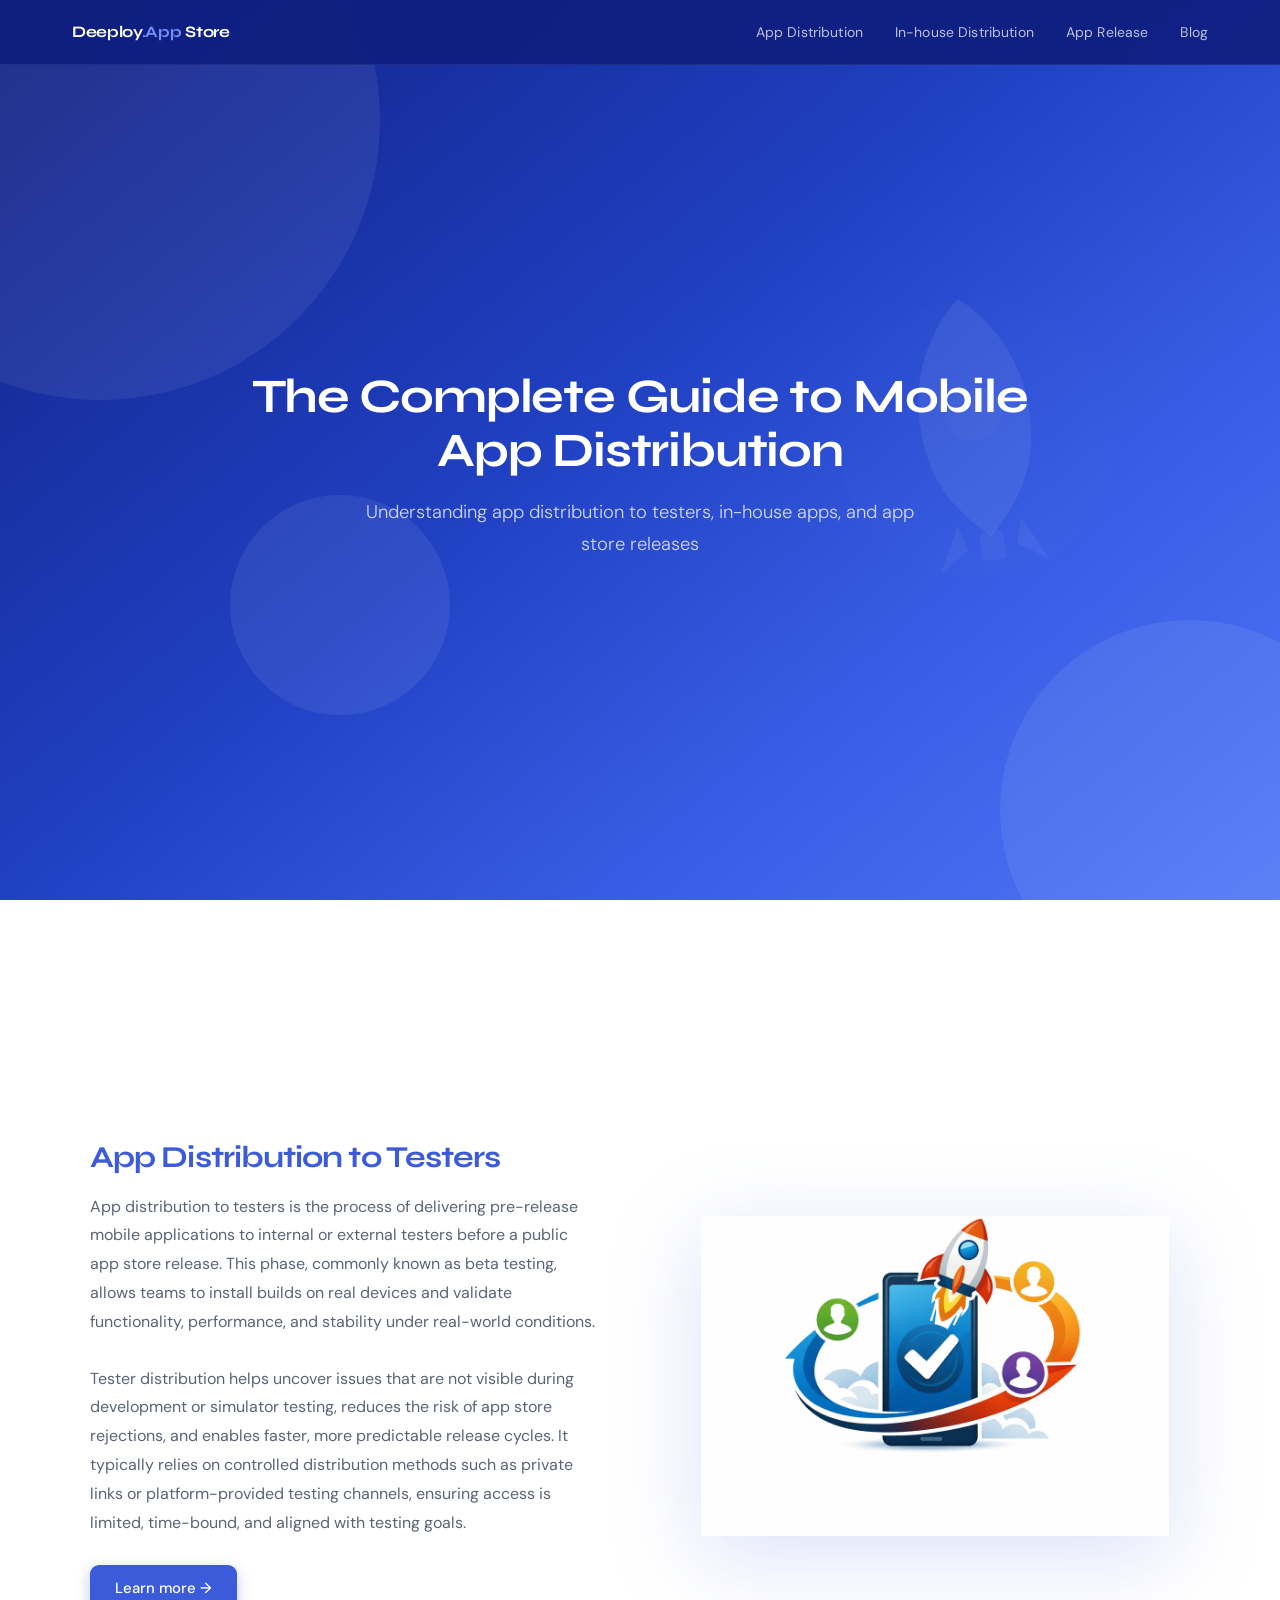
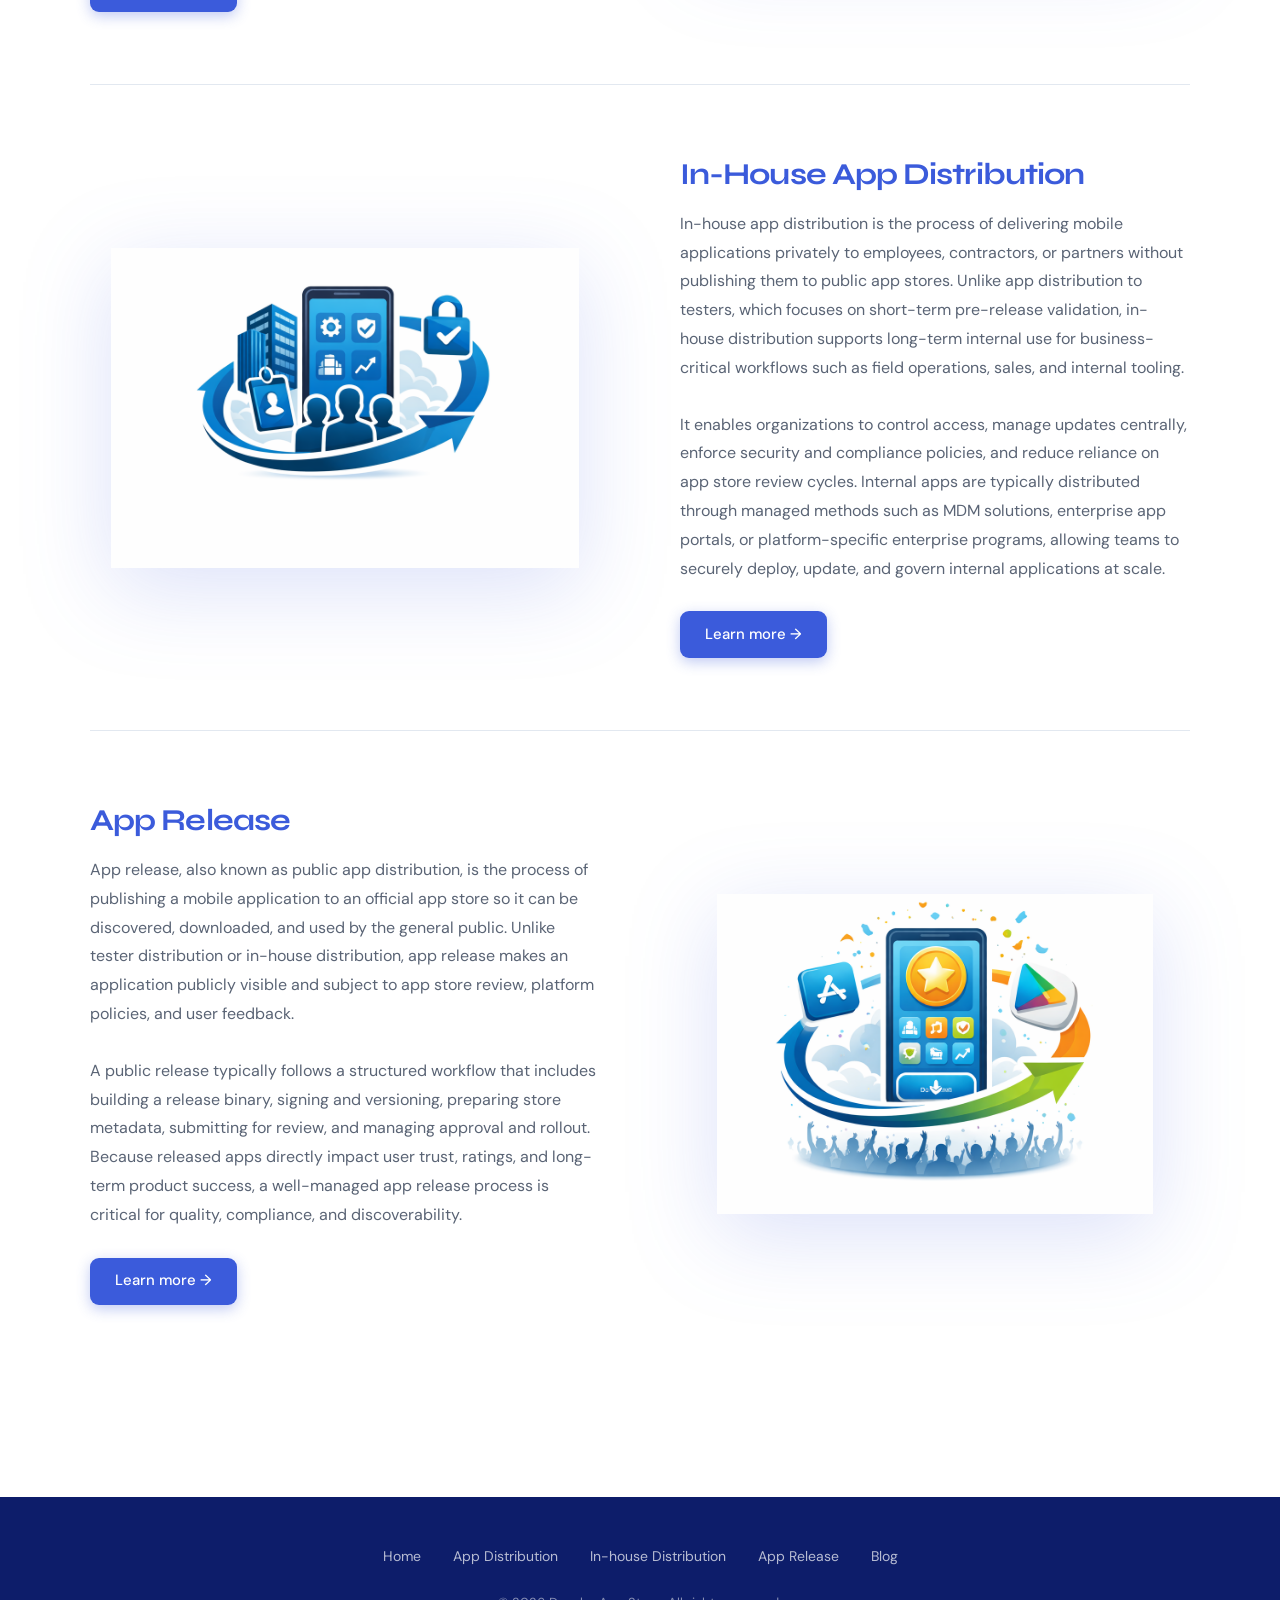
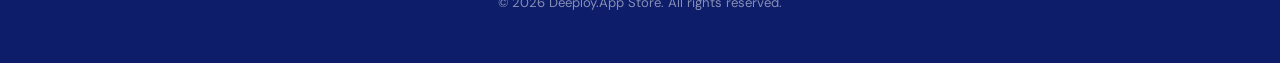
<file: index.html>
<!DOCTYPE html>
<html lang="en">
<head>
  <meta charset="UTF-8">
  <meta name="viewport" content="width=device-width, initial-scale=1.0">
  <title>The Complete Guide to Mobile App Distribution — Deeploy.App</title>
  <meta name="description" content="App distribution defines how mobile apps are delivered to testers, internal users, or the public through controlled channels and app stores.">
  <meta name="robots" content="index, follow">
  <link rel="canonical" href="https://deeploy.app/">
  <meta property="og:title" content="The Complete Guide to Mobile App Distribution — Deeploy.App">
  <meta property="og:description" content="App distribution defines how mobile apps are delivered to testers, internal users, or the public through controlled channels and app stores.">
  <meta property="og:type" content="website">
  <meta property="og:url" content="https://deeploy.app/">
  <link rel="icon" href="/assets/images/deeploy-favicon.png" type="image/png">
  <link rel="stylesheet" href="assets/style.css">
</head>
<body>

<nav class="nav">
  <div class="nav-inner">
    <a href="/" class="nav-logo">Deeploy<span>.App</span> Store</a>
    <ul class="nav-links" id="nav-links">
      <li><a href="/app-distribution-to-testers/">App Distribution</a></li>
      <li><a href="/in-house-app-distribution/">In-house Distribution</a></li>
      <li><a href="/app-release/">App Release</a></li>
      <li><a href="/blog/">Blog</a></li>
    </ul>
    <button class="nav-burger" id="nav-burger" aria-label="Toggle menu">
      <svg width="22" height="22" viewBox="0 0 22 22" fill="none">
        <rect y="4"  width="22" height="2" rx="1" fill="white"/>
        <rect y="10" width="22" height="2" rx="1" fill="white"/>
        <rect y="16" width="22" height="2" rx="1" fill="white"/>
      </svg>
    </button>
  </div>
</nav>

<section class="hero">
  <div class="hero-bg">
    <div class="hero-circle"></div>
    <div class="hero-circle"></div>
    <div class="hero-circle"></div>
  </div>

  <div class="hero-rocket-wrap">
    <svg width="400" height="400" viewBox="0 0 400 400" fill="none" xmlns="http://www.w3.org/2000/svg">
      <ellipse cx="200" cy="200" rx="140" ry="140" fill="white" opacity="0.06"/>
      <path d="M200 60 C200 60, 255 100, 255 180 C255 240, 230 270, 200 300 C170 270, 145 240, 145 180 C145 100, 200 60, 200 60Z" fill="white" opacity="0.55"/>
      <circle cx="200" cy="175" r="28" fill="white" opacity="0.3"/>
      <path d="M168 285 L145 330 L175 310 Z" fill="white" opacity="0.4"/>
      <path d="M232 285 L255 330 L225 310 Z" fill="white" opacity="0.4"/>
      <rect x="188" y="295" width="24" height="28" rx="4" fill="white" opacity="0.35"/>
    </svg>
  </div>

  <div class="hero-content">
    <h1>The Complete Guide to Mobile App Distribution</h1>
    <p>Understanding app distribution to testers, in-house apps, and app store releases</p>
  </div>
</section>

<section class="section">
  <div class="container">
    <div class="features-wrap">

      <div class="feature-block">
        <div class="feature-text">
          <h2><strong>App Distribution to Testers</strong></h2>
          <p>App distribution to testers is the process of delivering pre-release mobile applications to internal or external testers before a public app store release. This phase, commonly known as beta testing, allows teams to install builds on real devices and validate functionality, performance, and stability under real-world conditions.</p>
          <p>Tester distribution helps uncover issues that are not visible during development or simulator testing, reduces the risk of app store rejections, and enables faster, more predictable release cycles. It typically relies on controlled distribution methods such as private links or platform-provided testing channels, ensuring access is limited, time-bound, and aligned with testing goals.</p>
          <a href="/app-distribution-to-testers/" class="btn">Learn more →</a>
        </div>
        <div class="feature-visual">
          <img src="assets/images/app-distribution-logo.png" alt="App Distribution to Testers" loading="lazy">
        </div>
      </div>

      <div class="feature-block flip">
        <div class="feature-text">
          <h2><strong>In-House App Distribution</strong></h2>
          <p>In-house app distribution is the process of delivering mobile applications privately to employees, contractors, or partners without publishing them to public app stores. Unlike app distribution to testers, which focuses on short-term pre-release validation, in-house distribution supports long-term internal use for business-critical workflows such as field operations, sales, and internal tooling.</p>
          <p>It enables organizations to control access, manage updates centrally, enforce security and compliance policies, and reduce reliance on app store review cycles. Internal apps are typically distributed through managed methods such as MDM solutions, enterprise app portals, or platform-specific enterprise programs, allowing teams to securely deploy, update, and govern internal applications at scale.</p>
          <a href="/in-house-app-distribution/" class="btn">Learn more →</a>
        </div>
        <div class="feature-visual">
          <img src="assets/images/in-house-distribution-logo.png" alt="In-House App Distribution" loading="lazy">
        </div>
      </div>

      <div class="feature-block">
        <div class="feature-text">
          <h2><strong>App Release</strong></h2>
          <p>App release, also known as public app distribution, is the process of publishing a mobile application to an official app store so it can be discovered, downloaded, and used by the general public. Unlike tester distribution or in-house distribution, app release makes an application publicly visible and subject to app store review, platform policies, and user feedback.</p>
          <p>A public release typically follows a structured workflow that includes building a release binary, signing and versioning, preparing store metadata, submitting for review, and managing approval and rollout. Because released apps directly impact user trust, ratings, and long-term product success, a well-managed app release process is critical for quality, compliance, and discoverability.</p>
          <a href="/app-release/" class="btn">Learn more →</a>
        </div>
        <div class="feature-visual">
          <img src="assets/images/app-release-logo.png" alt="App Release" loading="lazy">
        </div>
      </div>

    </div>
  </div>
</section>

<footer class="footer">
  <ul class="footer-nav">
    <li><a href="/">Home</a></li>
    <li><a href="/app-distribution-to-testers/">App Distribution</a></li>
    <li><a href="/in-house-app-distribution/">In-house Distribution</a></li>
    <li><a href="/app-release/">App Release</a></li>
    <li><a href="/blog/">Blog</a></li>
  </ul>
  <p class="footer-copy">&copy; <span id="yr"></span> Deeploy.App Store. All rights reserved.</p>
</footer>

<script>
  document.getElementById('yr').textContent = new Date().getFullYear();
  const burger = document.getElementById('nav-burger');
  const links  = document.getElementById('nav-links');
  burger.addEventListener('click', () => links.classList.toggle('open'));
</script>
</body>
</html>
</file>
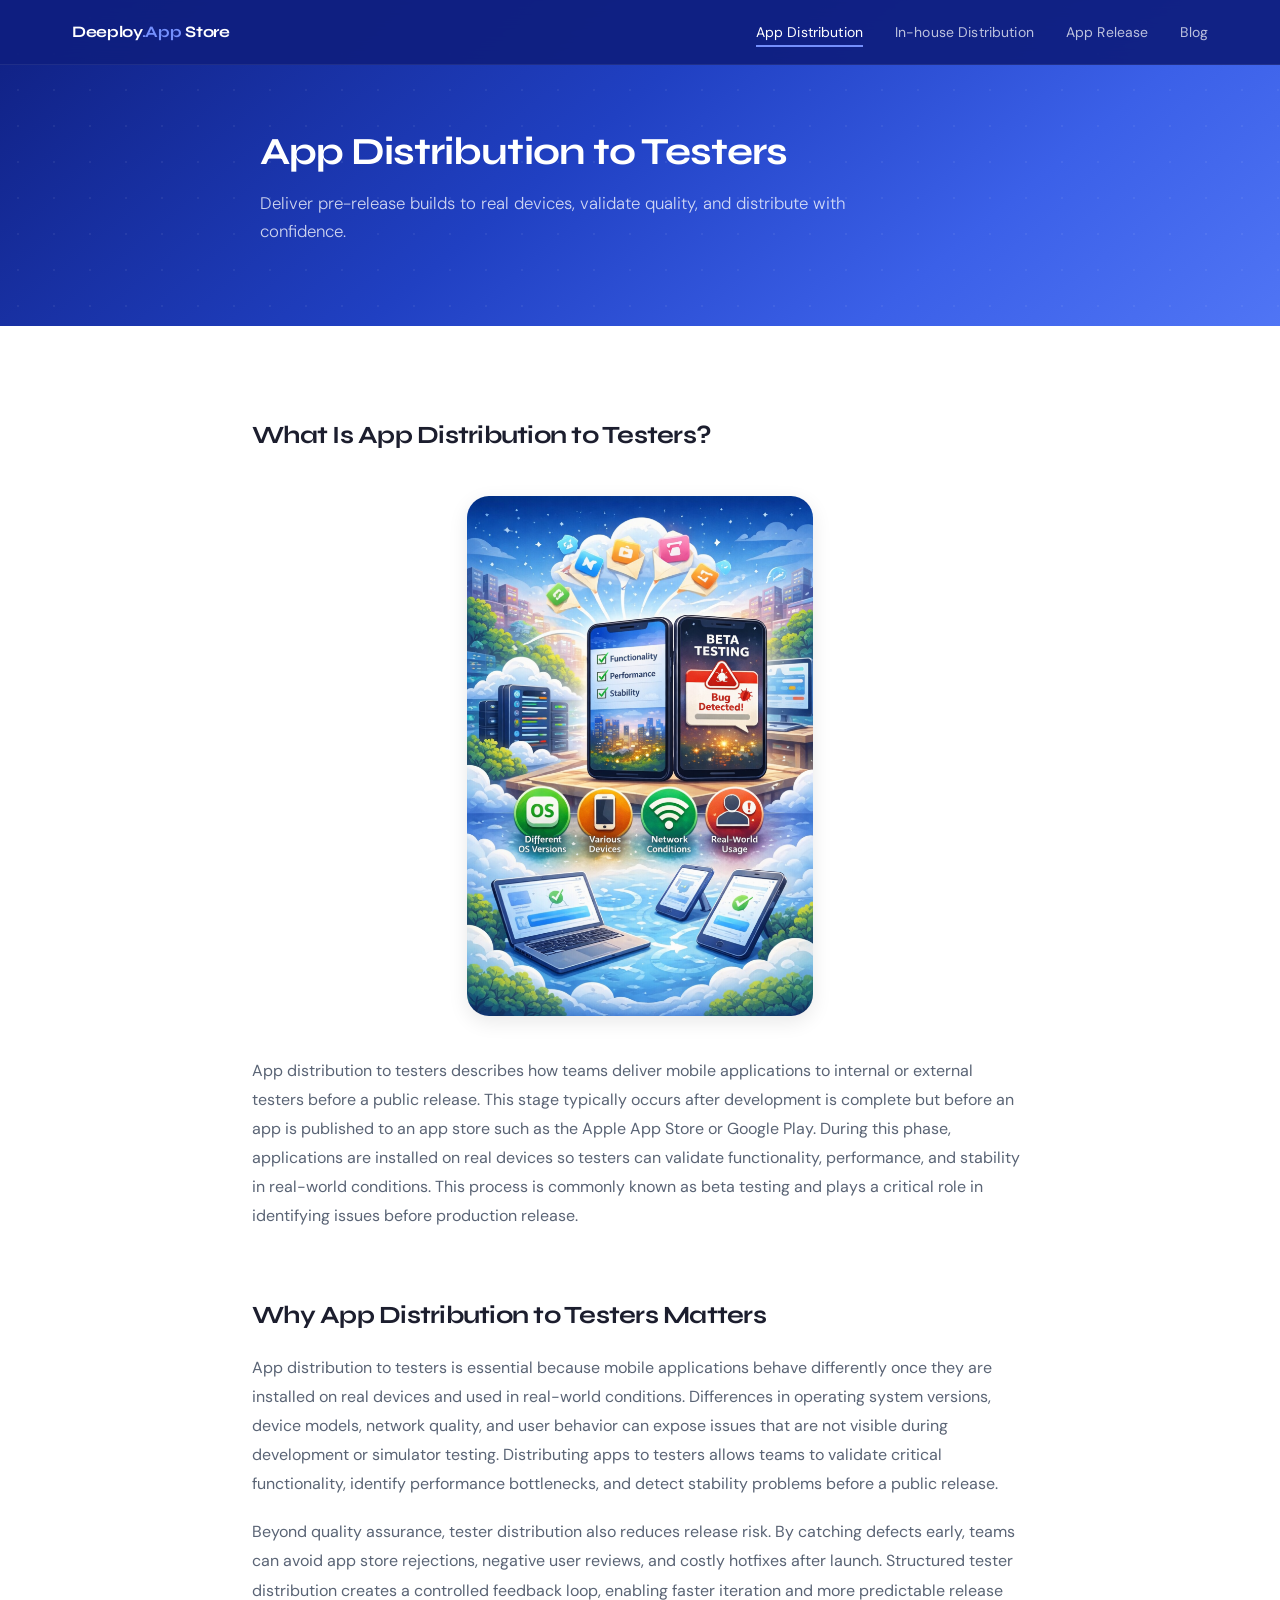
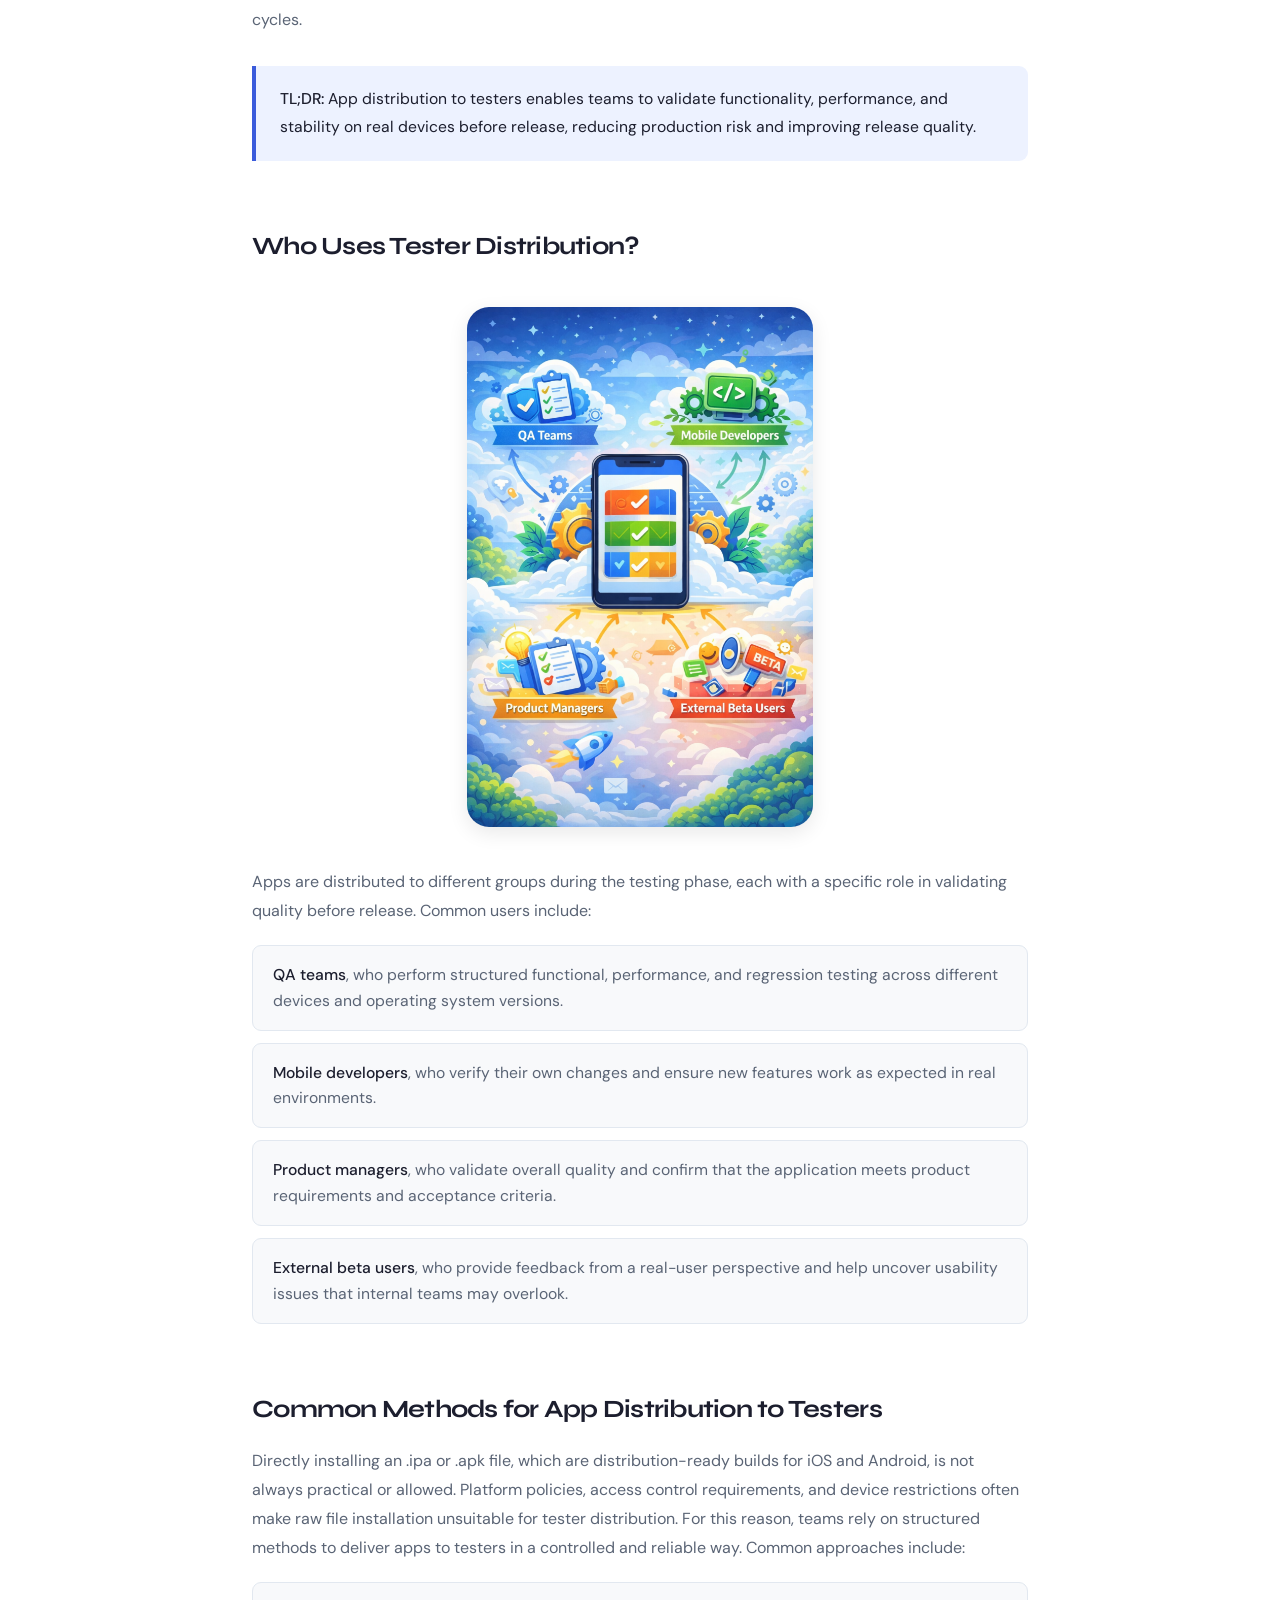
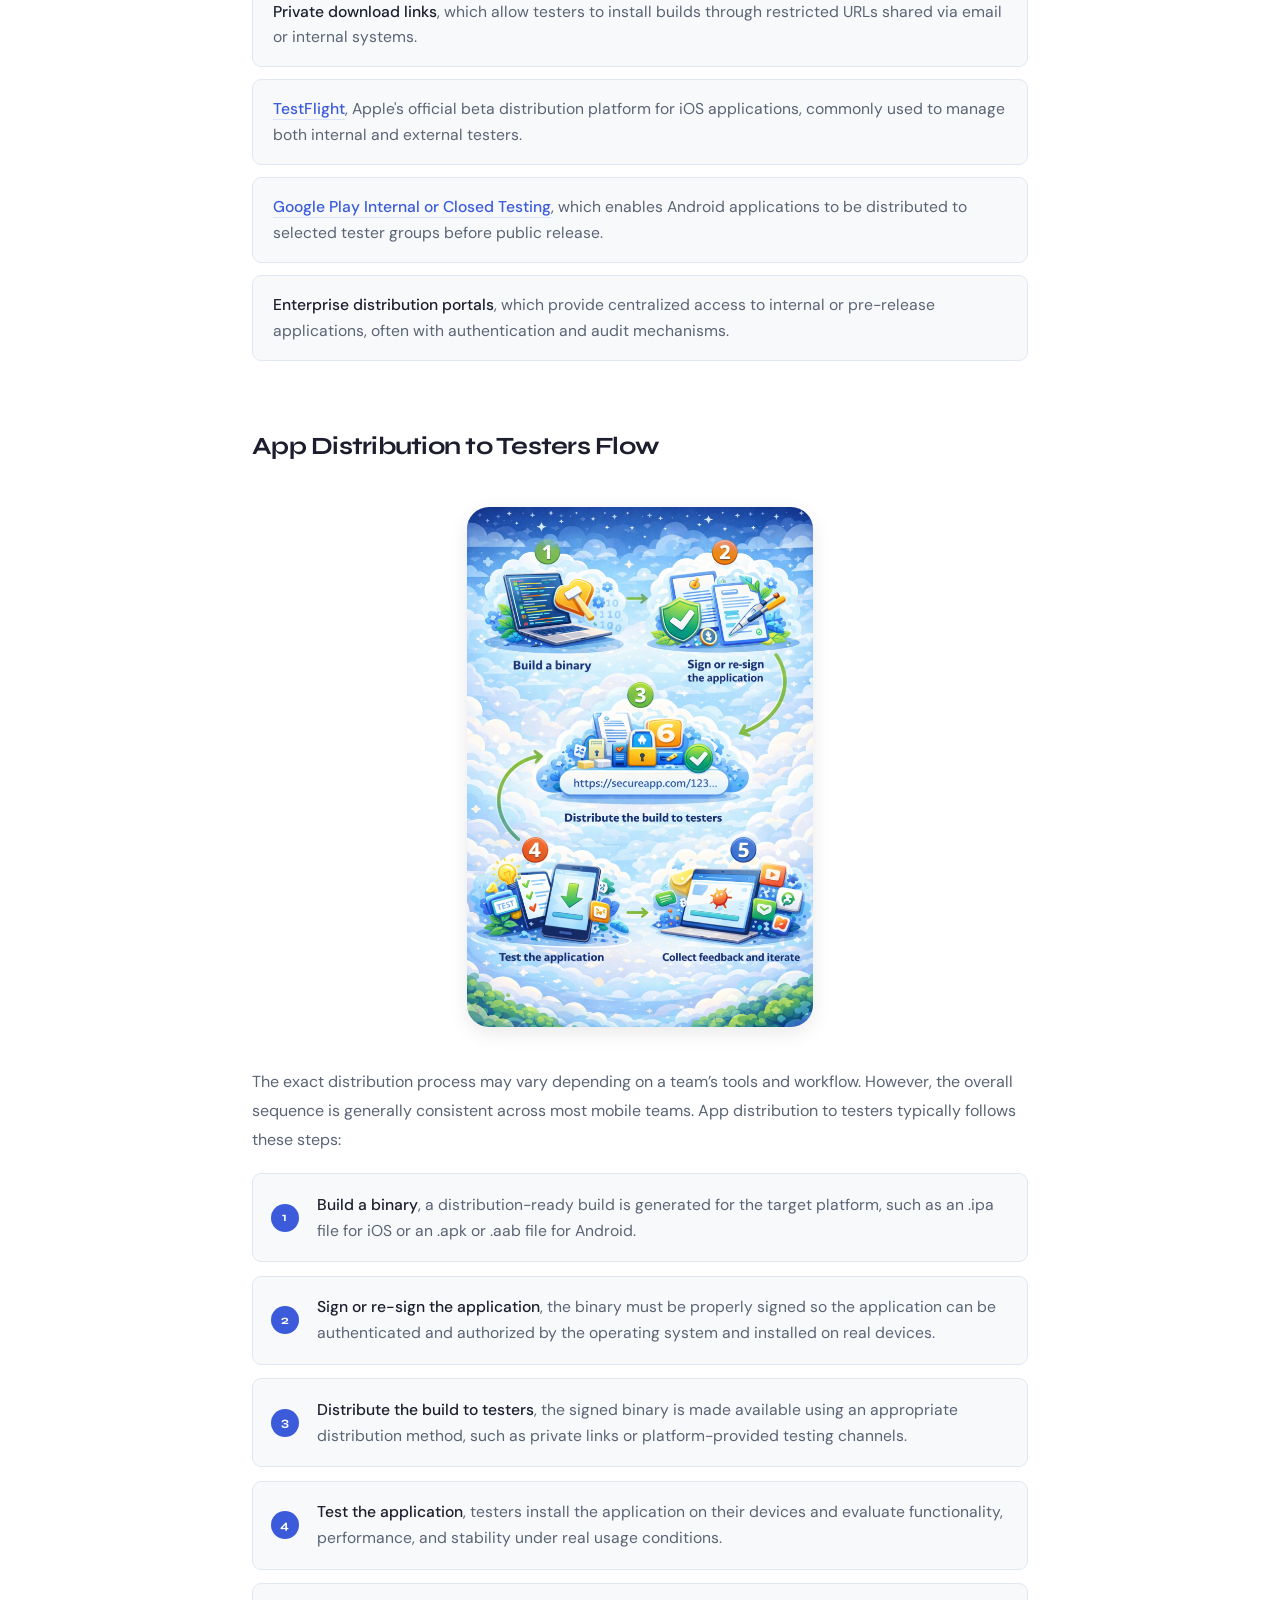
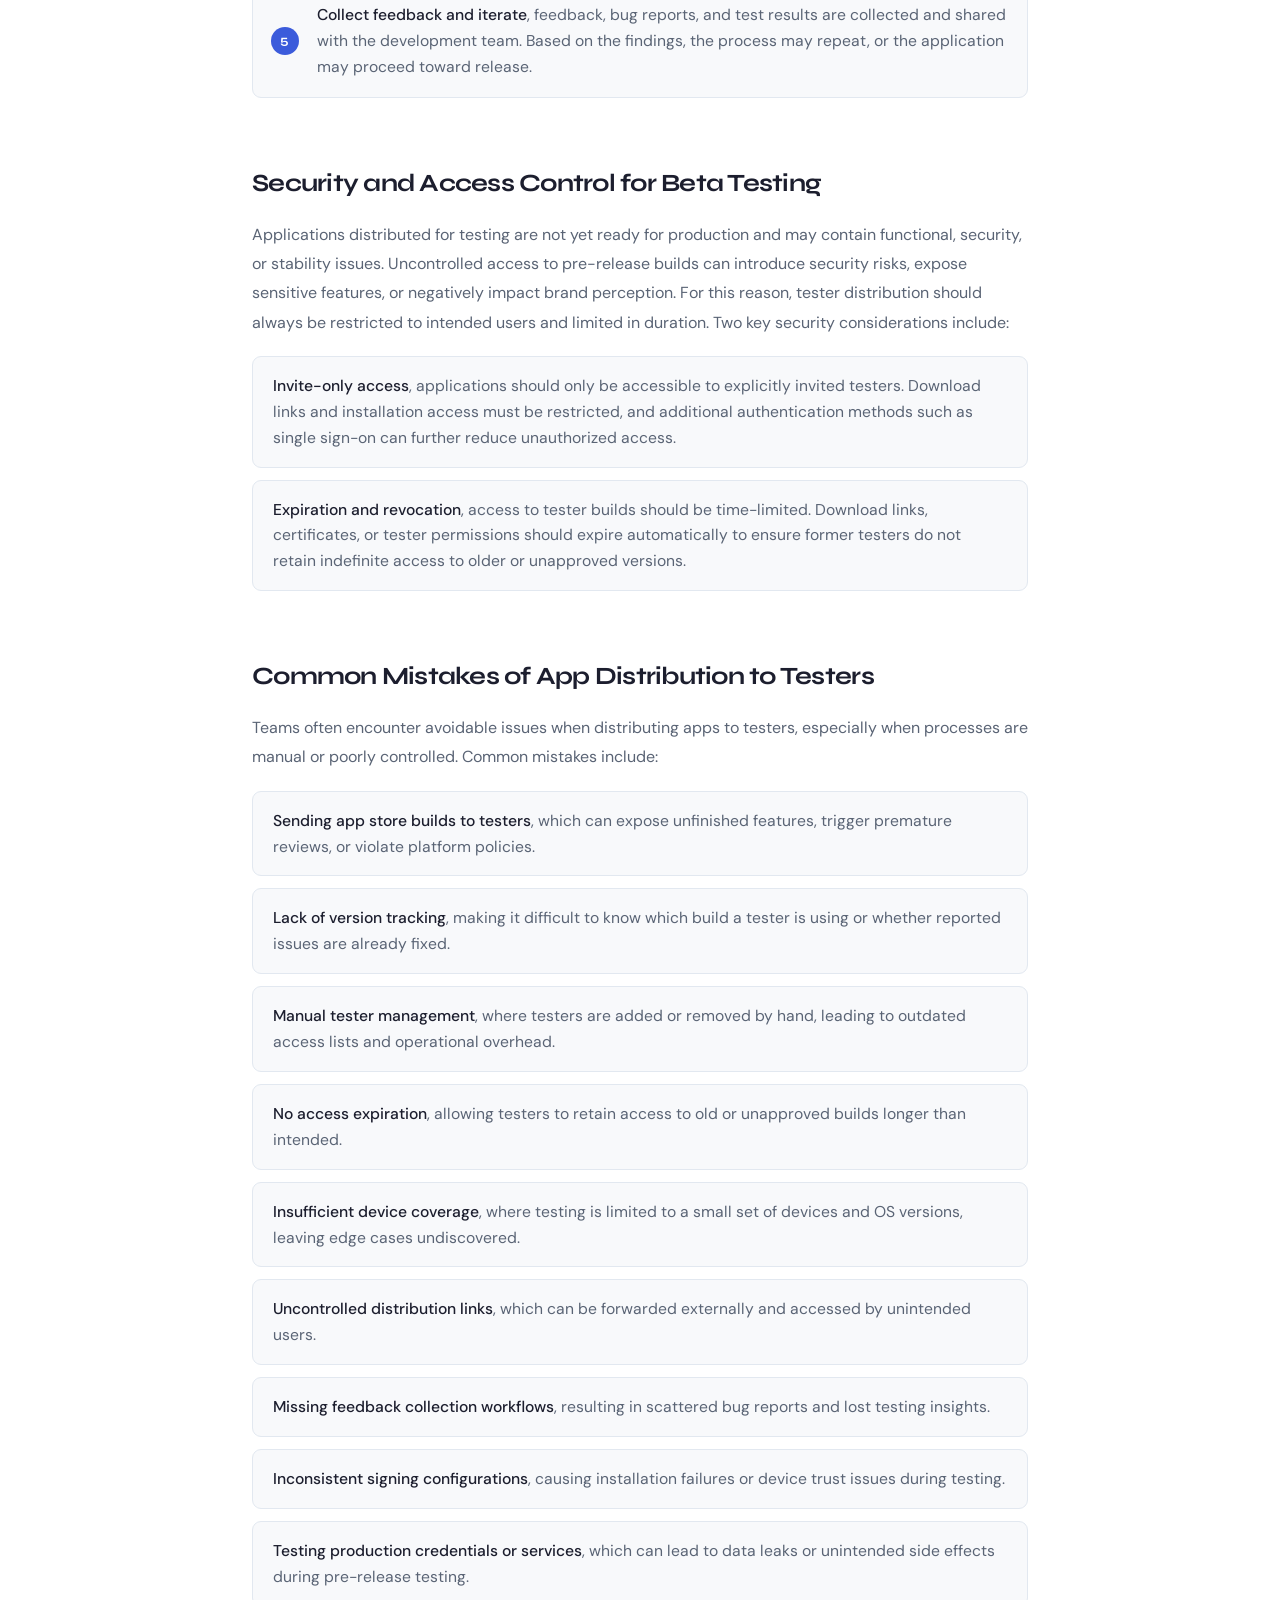
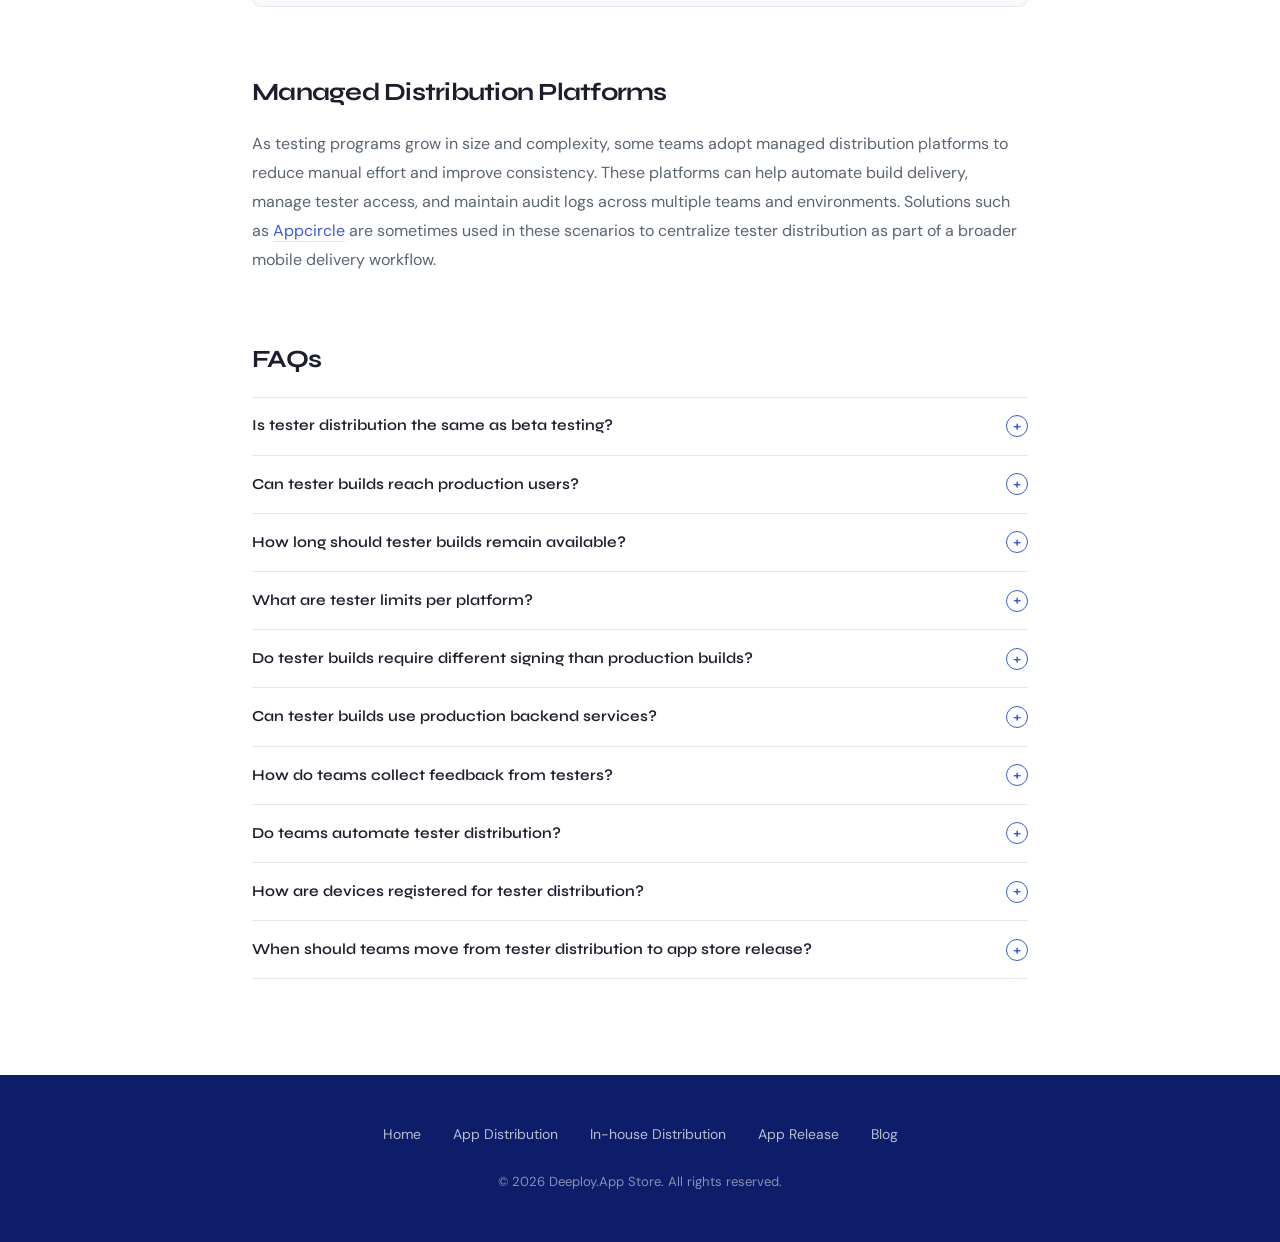
<file: app-distribution-to-testers/index.html>
<!DOCTYPE html>
<html lang="en">
<head>
  <meta charset="UTF-8">
  <meta name="viewport" content="width=device-width, initial-scale=1.0">
  <title>App Distribution to Testers — Deeploy.App Store</title>
  <meta name="description" content="App distribution to testers enables teams to deliver beta builds to real devices, validate quality, reduce release risk, and avoid app store issues.">
  <meta name="robots" content="index, follow">
  <link rel="canonical" href="https://deeploy.app/app-distribution-to-testers/">
  <meta property="og:title" content="App Distribution to Testers — Deeploy.App Store">
  <meta property="og:description" content="App distribution to testers enables teams to deliver beta builds to real devices, validate quality, reduce release risk, and avoid app store issues.">
  <meta property="og:type" content="article">
  <meta property="og:url" content="https://deeploy.app/app-distribution-to-testers/">
  <link rel="icon" href="/assets/images/deeploy-favicon.png" type="image/png">
  <link rel="stylesheet" href="../assets/style.css">
</head>
<body>

<nav class="nav">
  <div class="nav-inner">
    <a href="/" class="nav-logo">Deeploy<span>.App</span> Store</a>
    <ul class="nav-links" id="nav-links">
      <li><a href="/app-distribution-to-testers/" class="active">App Distribution</a></li>
      <li><a href="/in-house-app-distribution/">In-house Distribution</a></li>
      <li><a href="/app-release/">App Release</a></li>
      <li><a href="/blog/">Blog</a></li>
    </ul>
    <button class="nav-burger" id="nav-burger" aria-label="Toggle menu">
      <svg width="22" height="22" viewBox="0 0 22 22" fill="none">
        <rect y="4"  width="22" height="2" rx="1" fill="white"/>
        <rect y="10" width="22" height="2" rx="1" fill="white"/>
        <rect y="16" width="22" height="2" rx="1" fill="white"/>
      </svg>
    </button>
  </div>
</nav>

<header class="page-hero">
  <div class="page-hero-dots"></div>
  <div class="page-hero-content">
    <h1>App Distribution to Testers</h1>
    <p>Deliver pre-release builds to real devices, validate quality, and distribute with confidence.</p>
  </div>
</header>

<main>
  <article class="article">

    <h2>What Is App Distribution to Testers?</h2>
    <img src="../assets/images/tester-distribution-hero.png" alt="App Distribution to Testers illustration" loading="lazy">
    <p>App distribution to testers describes how teams deliver mobile applications to internal or external testers before a public release. This stage typically occurs after development is complete but before an app is published to an app store such as the Apple App Store or Google Play. During this phase, applications are installed on real devices so testers can validate functionality, performance, and stability in real-world conditions. This process is commonly known as beta testing and plays a critical role in identifying issues before production release.</p>

    <h2>Why App Distribution to Testers Matters</h2>
    <p>App distribution to testers is essential because mobile applications behave differently once they are installed on real devices and used in real-world conditions. Differences in operating system versions, device models, network quality, and user behavior can expose issues that are not visible during development or simulator testing. Distributing apps to testers allows teams to validate critical functionality, identify performance bottlenecks, and detect stability problems before a public release.</p>
    <p>Beyond quality assurance, tester distribution also reduces release risk. By catching defects early, teams can avoid app store rejections, negative user reviews, and costly hotfixes after launch. Structured tester distribution creates a controlled feedback loop, enabling faster iteration and more predictable release cycles.</p>

    <div class="tldr">
      <p><strong>TL;DR:</strong> App distribution to testers enables teams to validate functionality, performance, and stability on real devices before release, reducing production risk and improving release quality.</p>
    </div>

    <h2>Who Uses Tester Distribution?</h2>
    <img src="../assets/images/tester-distribution-audience.png" alt="Who uses tester distribution" loading="lazy">
    <p>Apps are distributed to different groups during the testing phase, each with a specific role in validating quality before release. Common users include:</p>
    <ul class="card-list">
      <li><strong>QA teams</strong>, who perform structured functional, performance, and regression testing across different devices and operating system versions.</li>
      <li><strong>Mobile developers</strong>, who verify their own changes and ensure new features work as expected in real environments.</li>
      <li><strong>Product managers</strong>, who validate overall quality and confirm that the application meets product requirements and acceptance criteria.</li>
      <li><strong>External beta users</strong>, who provide feedback from a real-user perspective and help uncover usability issues that internal teams may overlook.</li>
    </ul>

    <h2>Common Methods for App Distribution to Testers</h2>
    <p>Directly installing an .ipa or .apk file, which are distribution-ready builds for iOS and Android, is not always practical or allowed. Platform policies, access control requirements, and device restrictions often make raw file installation unsuitable for tester distribution. For this reason, teams rely on structured methods to deliver apps to testers in a controlled and reliable way. Common approaches include:</p>
    <ul class="card-list">
      <li><strong>Private download links</strong>, which allow testers to install builds through restricted URLs shared via email or internal systems.</li>
      <li><strong><a href="https://developer.apple.com/testflight/" target="_blank" rel="noopener">TestFlight</a></strong>, Apple's official beta distribution platform for iOS applications, commonly used to manage both internal and external testers.</li>
      <li><strong><a href="https://play.google.com/console/about/internal-testing/" target="_blank" rel="noopener">Google Play Internal or Closed Testing</a></strong>, which enables Android applications to be distributed to selected tester groups before public release.</li>
      <li><strong>Enterprise distribution portals</strong>, which provide centralized access to internal or pre-release applications, often with authentication and audit mechanisms.</li>
    </ul>

    <h2>App Distribution to Testers Flow</h2>
    <img src="../assets/images/tester-distribution-flow.png" alt="App distribution flow diagram" loading="lazy">
    <p>The exact distribution process may vary depending on a team’s tools and workflow. However, the overall sequence is generally consistent across most mobile teams. App distribution to testers typically follows these steps:</p>
    <ol class="steps">
      <li><strong>Build a binary</strong>, a distribution-ready build is generated for the target platform, such as an .ipa file for iOS or an .apk or .aab file for Android.</li>
      <li><strong>Sign or re-sign the application</strong>, the binary must be properly signed so the application can be authenticated and authorized by the operating system and installed on real devices.</li>
      <li><strong>Distribute the build to testers</strong>, the signed binary is made available using an appropriate distribution method, such as private links or platform-provided testing channels.</li>
      <li><strong>Test the application</strong>, testers install the application on their devices and evaluate functionality, performance, and stability under real usage conditions.</li>
      <li><strong>Collect feedback and iterate</strong>, feedback, bug reports, and test results are collected and shared with the development team. Based on the findings, the process may repeat, or the application may proceed toward release.</li>
    </ol>

    <h2>Security and Access Control for Beta Testing</h2>
    <p>Applications distributed for testing are not yet ready for production and may contain functional, security, or stability issues. Uncontrolled access to pre-release builds can introduce security risks, expose sensitive features, or negatively impact brand perception. For this reason, tester distribution should always be restricted to intended users and limited in duration. Two key security considerations include:</p>
    <ul class="card-list">
      <li><strong>Invite-only access</strong>, applications should only be accessible to explicitly invited testers. Download links and installation access must be restricted, and additional authentication methods such as single sign-on can further reduce unauthorized access.</li>
      <li><strong>Expiration and revocation</strong>, access to tester builds should be time-limited. Download links, certificates, or tester permissions should expire automatically to ensure former testers do not retain indefinite access to older or unapproved versions.</li>
    </ul>

    <h2>Common Mistakes of App Distribution to Testers</h2>
    <p>Teams often encounter avoidable issues when distributing apps to testers, especially when processes are manual or poorly controlled. Common mistakes include:</p>
    <ul class="card-list">
      <li><strong>Sending app store builds to testers</strong>, which can expose unfinished features, trigger premature reviews, or violate platform policies.</li>
      <li><strong>Lack of version tracking</strong>, making it difficult to know which build a tester is using or whether reported issues are already fixed.</li>
      <li><strong>Manual tester management</strong>, where testers are added or removed by hand, leading to outdated access lists and operational overhead.</li>
      <li><strong>No access expiration</strong>, allowing testers to retain access to old or unapproved builds longer than intended.</li>
      <li><strong>Insufficient device coverage</strong>, where testing is limited to a small set of devices and OS versions, leaving edge cases undiscovered.</li>
      <li><strong>Uncontrolled distribution links</strong>, which can be forwarded externally and accessed by unintended users.</li>
      <li><strong>Missing feedback collection workflows</strong>, resulting in scattered bug reports and lost testing insights.</li>
      <li><strong>Inconsistent signing configurations</strong>, causing installation failures or device trust issues during testing.</li>
      <li><strong>Testing production credentials or services</strong>, which can lead to data leaks or unintended side effects during pre-release testing.</li>
    </ul>

    <h2>Managed Distribution Platforms</h2>
    <p>As testing programs grow in size and complexity, some teams adopt managed distribution platforms to reduce manual effort and improve consistency. These platforms can help automate build delivery, manage tester access, and maintain audit logs across multiple teams and environments. Solutions such as <a href="https://appcircle.io/testing-distribution" target="_blank" rel="noopener">Appcircle</a> are sometimes used in these scenarios to centralize tester distribution as part of a broader mobile delivery workflow.</p>

    <h2>FAQs</h2>
    <div class="faq" id="faq">

      <div class="faq-item">
        <button class="faq-q">Is tester distribution the same as beta testing?<span class="faq-icon">+</span></button>
        <div class="faq-a">Tester distribution refers to the controlled delivery of pre-release builds to selected users using restricted access methods such as TestFlight or Firebase App Distribution. Beta testing is the broader testing phase in which feedback is collected from real users before production release. Tester distribution is the mechanism, while beta testing is the process it enables.</div>
      </div>

      <div class="faq-item">
        <button class="faq-q">Can tester builds reach production users?<span class="faq-icon">+</span></button>
        <div class="faq-a">No. Tester builds are distributed using restricted provisioning and testing channels that prevent public exposure. iOS tester builds rely on ad-hoc provisioning or TestFlight, while Android tester builds use internal or closed testing tracks. These builds are not visible in the App Store or Google Play and cannot reach production users unless explicitly submitted and approved for public release.</div>
      </div>

      <div class="faq-item">
        <button class="faq-q">How long should tester builds remain available?<span class="faq-icon">+</span></button>
        <div class="faq-a">Tester builds should remain available only for a limited period to reduce security and access risks. Most teams set expiration between 30 and 90 days. For example, TestFlight enforces a maximum availability of 90 days per build. Shorter expiration periods are often used in fast iteration cycles, and access is typically revoked automatically once testing is complete.</div>
      </div>

      <div class="faq-item">
        <button class="faq-q">What are tester limits per platform?<span class="faq-icon">+</span></button>
        <div class="faq-a">Tester limits depend on the platform and distribution method:<br><br>• TestFlight supports up to 100 internal testers and up to 10,000 external testers.<br><br>• Google Play requires a minimum of 12 opted-in testers running the app for at least 14 days in a closed testing track before production release is allowed.<br><br>When these platform-imposed limits are insufficient, some teams use managed distribution solutions to organize larger or more flexible tester groups outside store-based testing programs. Platforms such as Appcircle are sometimes used in these cases to support broader <a href="https://docs.appcircle.io/testing-distribution/testing-groups" target="_blank" rel="noopener">tester access</a> and centralized distribution management.</div>
      </div>

      <div class="faq-item">
        <button class="faq-q">Do tester builds require different signing than production builds?<span class="faq-icon">+</span></button>
        <div class="faq-a">Yes. Tester builds are usually signed with development, ad-hoc, or internal distribution credentials, depending on the platform and method. Production builds require separate signing and submission through official app store channels. Using the wrong signing configuration can lead to installation failures or app store rejections.</div>
      </div>

      <div class="faq-item">
        <button class="faq-q">Can tester builds use production backend services?<span class="faq-icon">+</span></button>
        <div class="faq-a">They can, but it is generally discouraged. Tester builds should ideally use staging or test environments to avoid corrupting production data or exposing sensitive information. Using production services during testing increases the risk of data leaks and unintended side effects.</div>
      </div>

      <div class="faq-item">
        <button class="faq-q">How do teams collect feedback from testers?<span class="faq-icon">+</span></button>
        <div class="faq-a">Feedback is commonly collected through in-app reporting tools, issue trackers, surveys, or platform-provided feedback mechanisms such as TestFlight feedback. A structured feedback workflow helps teams prioritize issues and link reports to specific build versions.</div>
      </div>

      <div class="faq-item">
        <button class="faq-q">Do teams automate tester distribution?<span class="faq-icon">+</span></button>
        <div class="faq-a">Yes. Many teams automate tester distribution as part of their CI or mobile delivery workflows to reduce manual effort and ensure consistency. Managed platforms such as Appcircle are sometimes used to coordinate build creation, signing, and tester access at scale.</div>
      </div>

      <div class="faq-item">
        <button class="faq-q">How are devices registered for tester distribution?<span class="faq-icon">+</span></button>
        <div class="faq-a">On iOS, device registration requires collecting device identifiers and updating provisioning profiles before distributing a build. TestFlight simplifies this process by removing the need for manual device registration. On Android, testers typically opt in through a testing link, and device registration is handled automatically by Google Play.</div>
      </div>

      <div class="faq-item">
        <button class="faq-q">When should teams move from tester distribution to app store release?<span class="faq-icon">+</span></button>
        <div class="faq-a">Teams typically move to app store release once critical issues identified during testing are resolved, feedback stabilizes, and release criteria are met. Tester distribution helps validate readiness, but final approval and public availability only occur after formal submission to the app stores.</div>
      </div>

    </div>

  </article>
</main>

<footer class="footer">
  <ul class="footer-nav">
    <li><a href="/">Home</a></li>
    <li><a href="/app-distribution-to-testers/">App Distribution</a></li>
    <li><a href="/in-house-app-distribution/">In-house Distribution</a></li>
    <li><a href="/app-release/">App Release</a></li>
    <li><a href="/blog/">Blog</a></li>
  </ul>
  <p class="footer-copy">&copy; <span id="yr"></span> Deeploy.App Store. All rights reserved.</p>
</footer>

<script>
  document.getElementById('yr').textContent = new Date().getFullYear();

  document.getElementById('nav-burger').addEventListener('click', () => {
    document.getElementById('nav-links').classList.toggle('open');
  });
  document.querySelectorAll('.faq-q').forEach(btn => {
    btn.addEventListener('click', () => {
      const item = btn.closest('.faq-item');
      const wasOpen = item.classList.contains('open');
      document.querySelectorAll('.faq-item.open').forEach(i => i.classList.remove('open'));
      if (!wasOpen) item.classList.add('open');
    });
  });
</script>
</body>
</html>
</file>
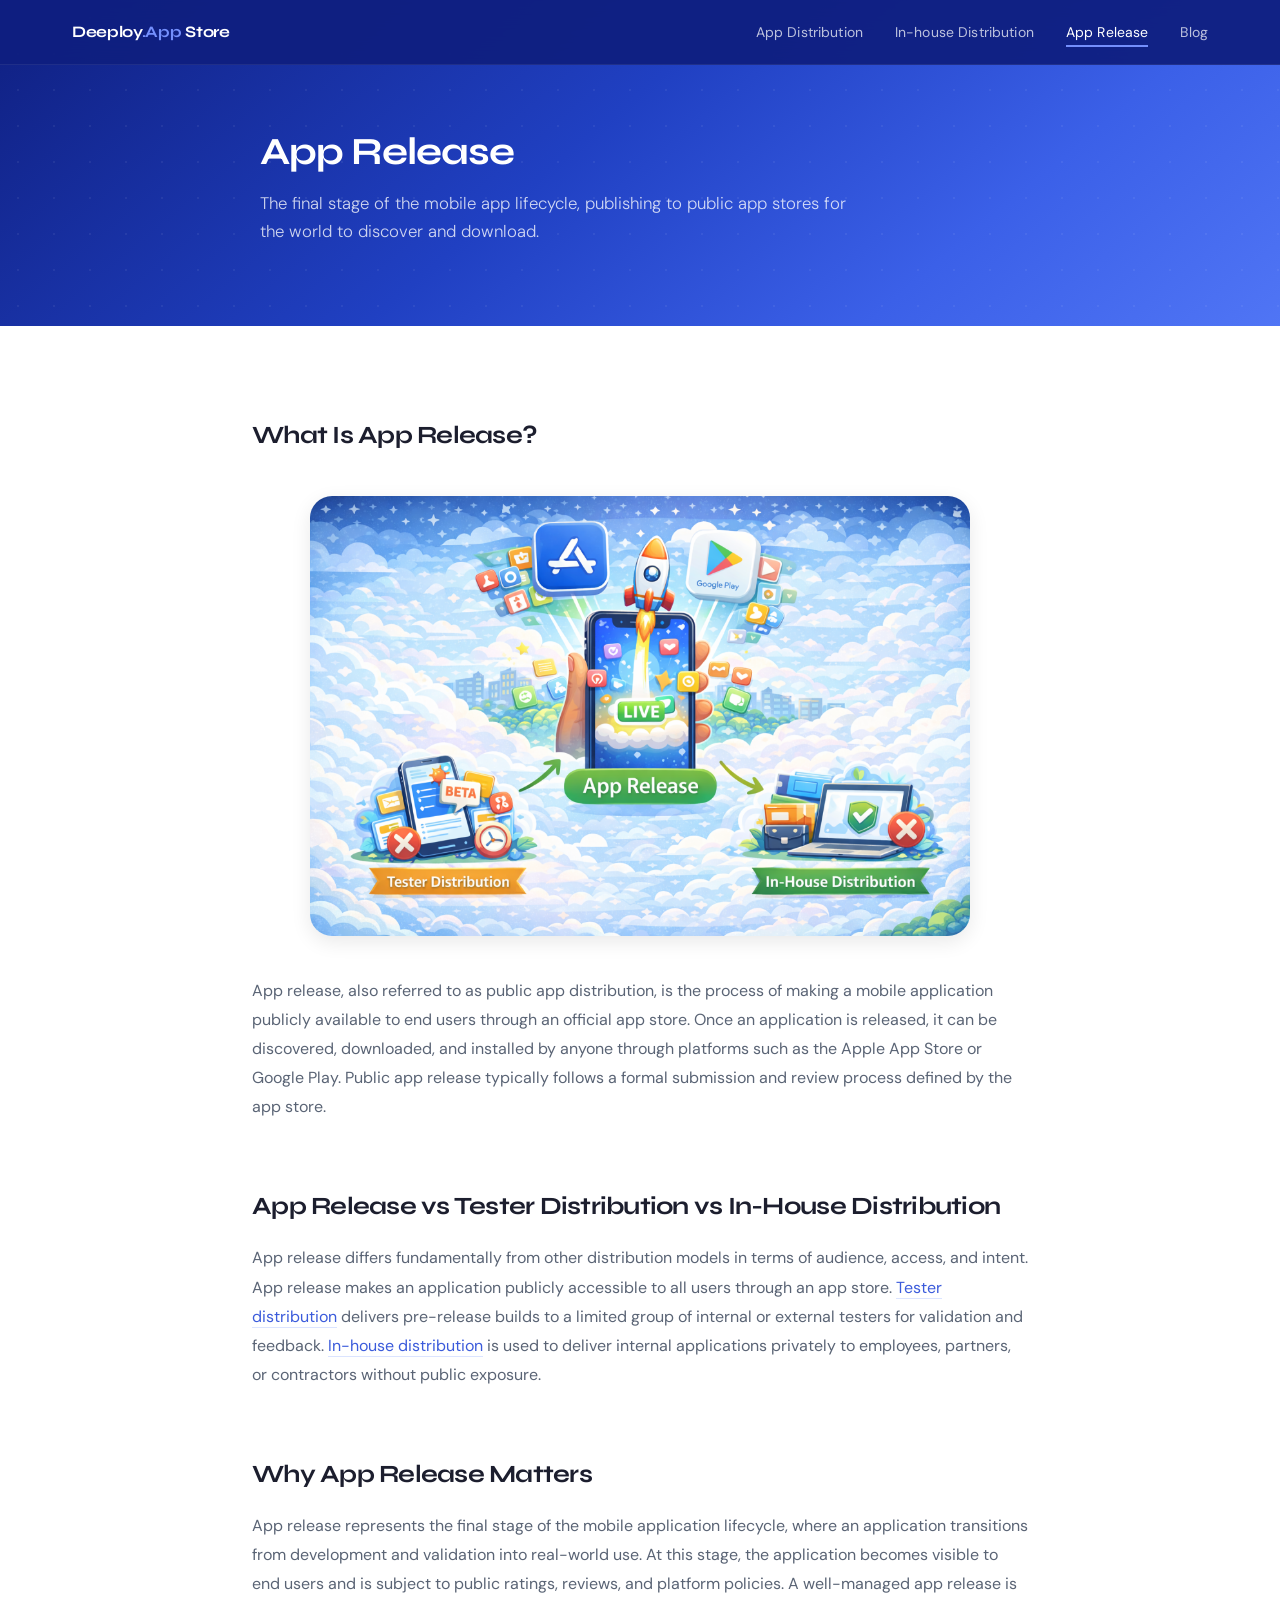
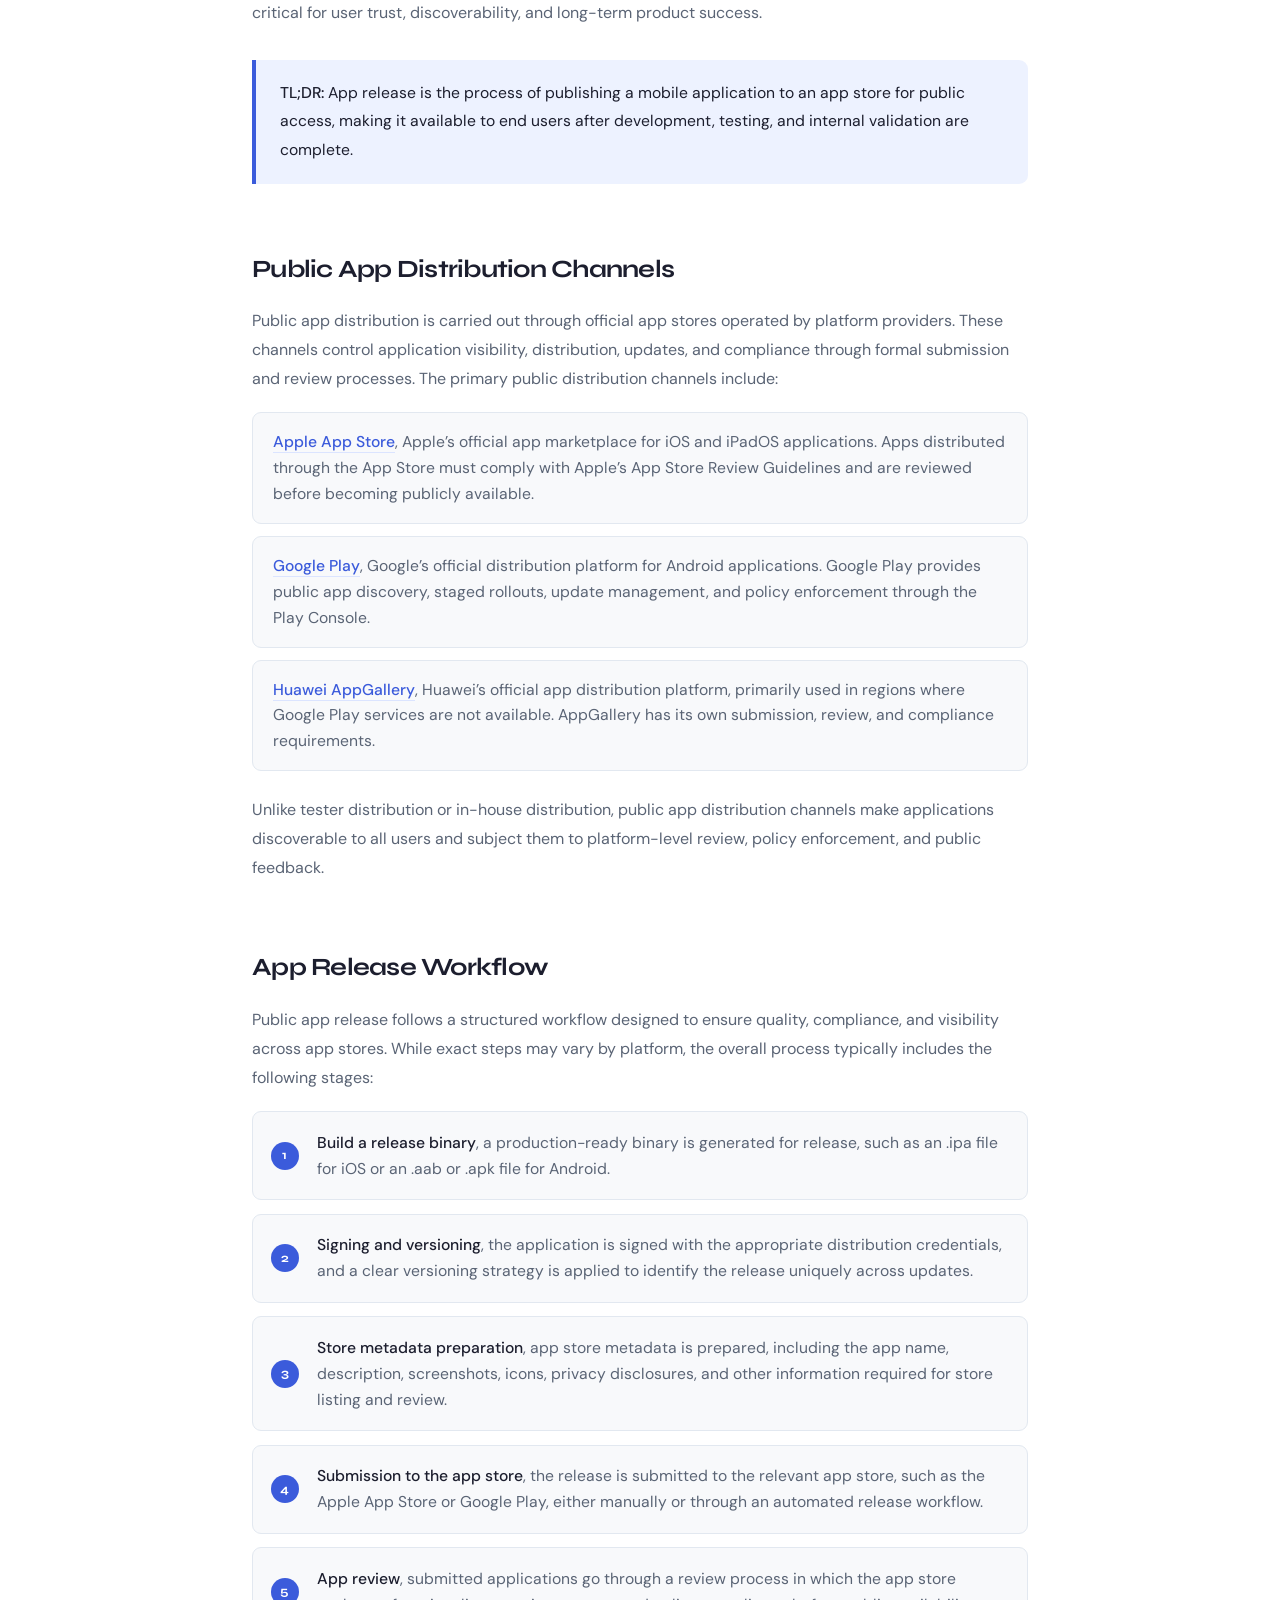
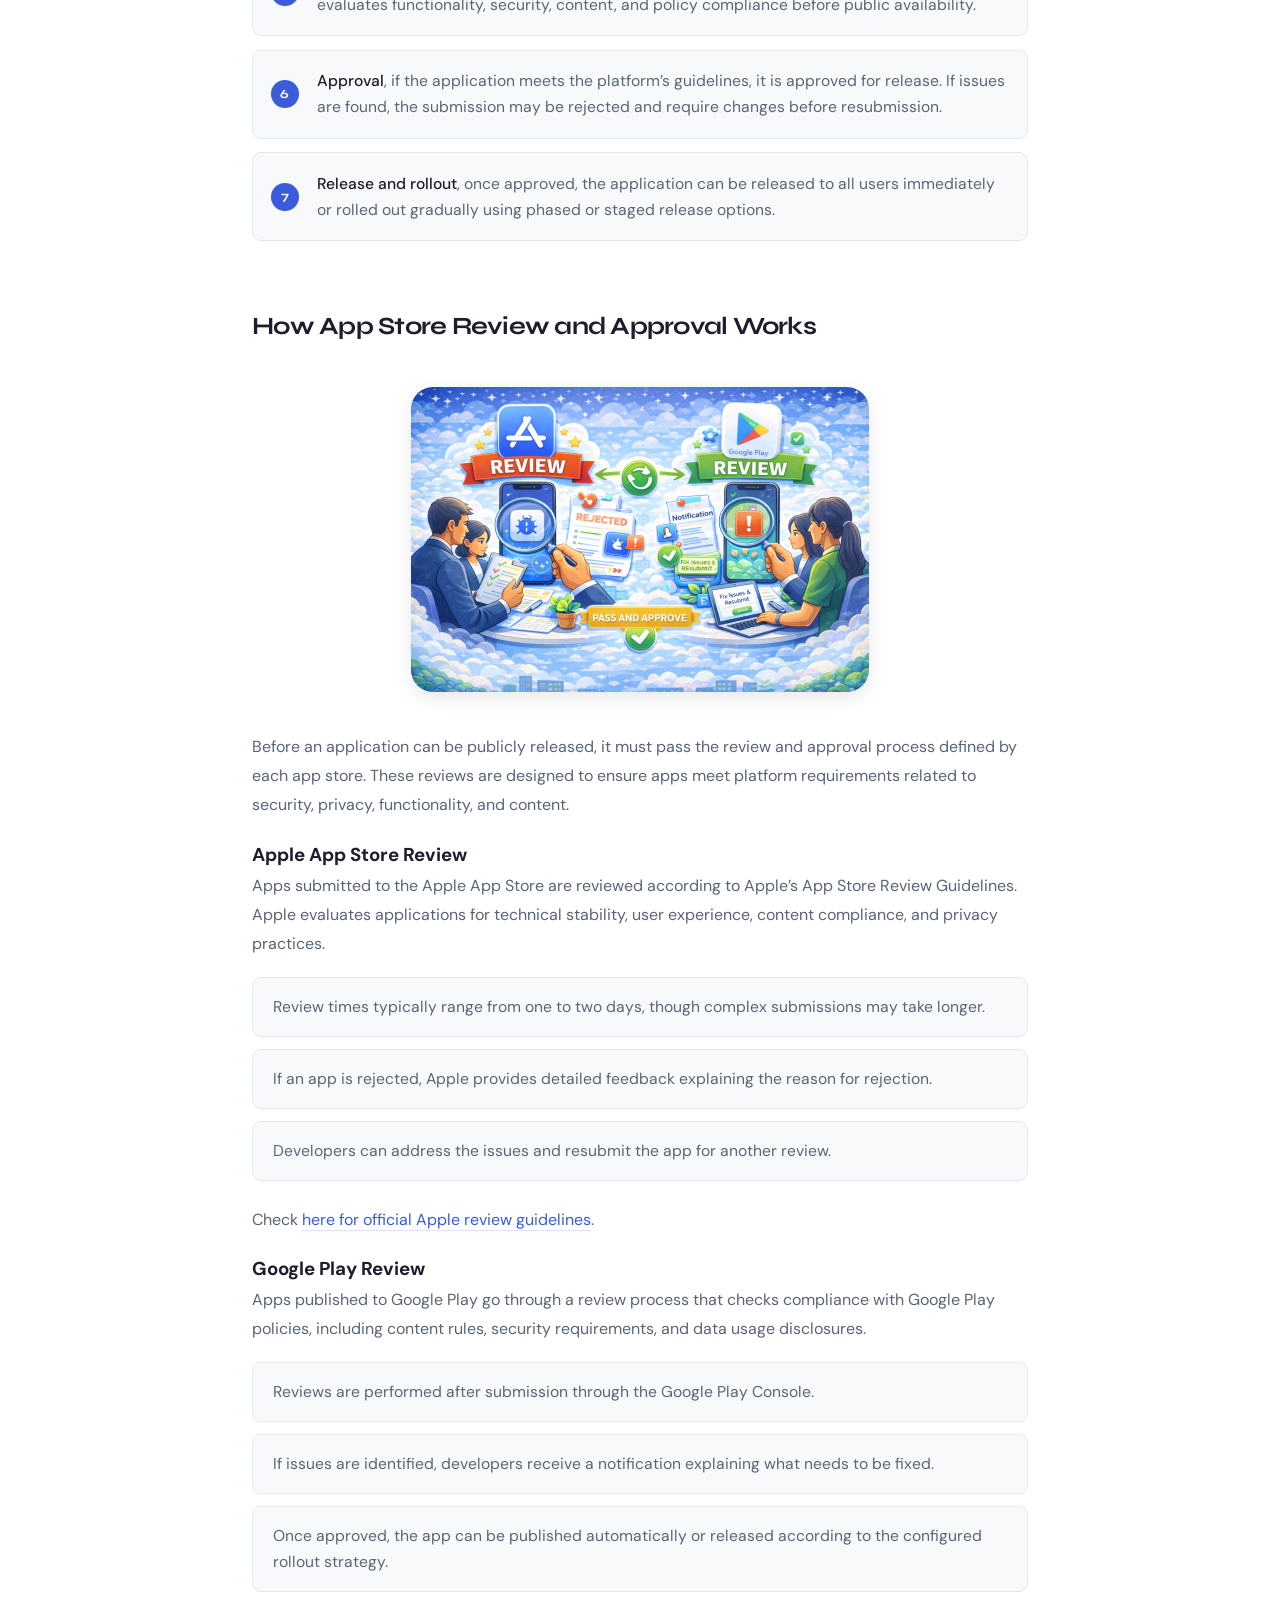
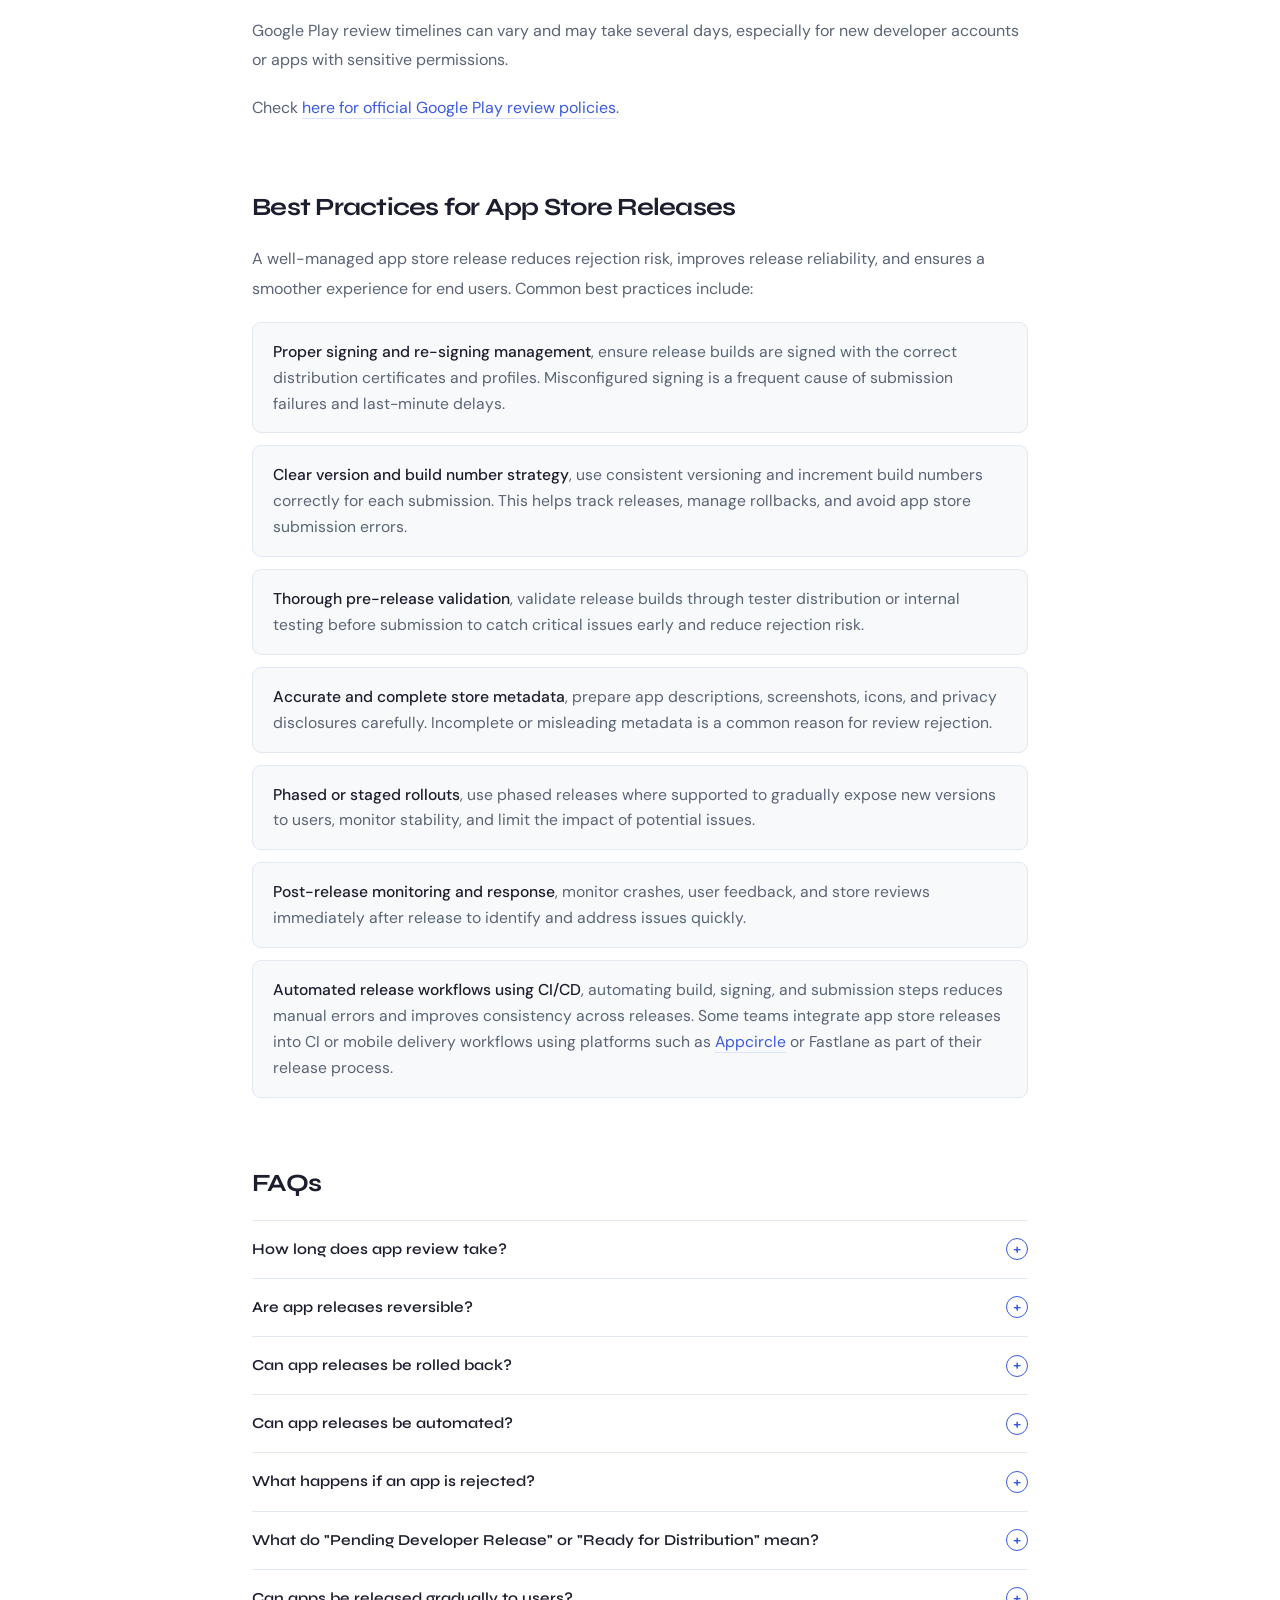
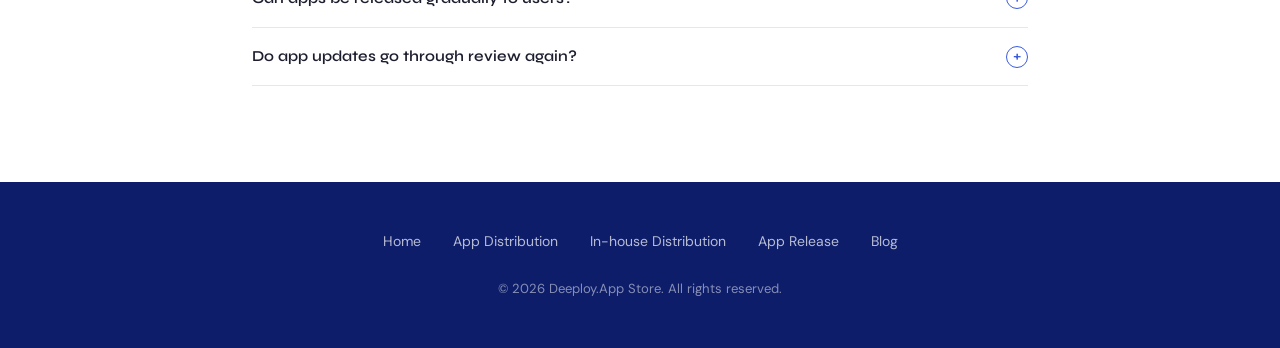
<file: app-release/index.html>
<!DOCTYPE html>
<html lang="en">
<head>
  <meta charset="UTF-8">
  <meta name="viewport" content="width=device-width, initial-scale=1.0">
  <title>App Release — Deeploy.App Store</title>
  <meta name="description" content="App release is the process of publishing a mobile app to public app stores, making it available to users after review and approval.">
  <meta name="robots" content="index, follow">
  <link rel="canonical" href="https://deeploy.app/app-release/">
  <meta property="og:title" content="App Release — Deeploy.App Store">
  <meta property="og:description" content="App release is the process of publishing a mobile app to public app stores, making it available to users after review and approval.">
  <meta property="og:type" content="article">
  <meta property="og:url" content="https://deeploy.app/app-release/">
  <link rel="icon" href="/assets/images/deeploy-favicon.png" type="image/png">
  <link rel="stylesheet" href="../assets/style.css">
</head>
<body>

<nav class="nav">
  <div class="nav-inner">
    <a href="/" class="nav-logo">Deeploy<span>.App</span> Store</a>
    <ul class="nav-links" id="nav-links">
      <li><a href="/app-distribution-to-testers/">App Distribution</a></li>
      <li><a href="/in-house-app-distribution/">In-house Distribution</a></li>
      <li><a href="/app-release/" class="active">App Release</a></li>
      <li><a href="/blog/">Blog</a></li>
    </ul>
    <button class="nav-burger" id="nav-burger" aria-label="Toggle menu">
      <svg width="22" height="22" viewBox="0 0 22 22" fill="none">
        <rect y="4"  width="22" height="2" rx="1" fill="white"/>
        <rect y="10" width="22" height="2" rx="1" fill="white"/>
        <rect y="16" width="22" height="2" rx="1" fill="white"/>
      </svg>
    </button>
  </div>
</nav>

<header class="page-hero">
  <div class="page-hero-dots"></div>
  <div class="page-hero-content">
    <h1>App Release</h1>
    <p>The final stage of the mobile app lifecycle, publishing to public app stores for the world to discover and download.</p>
  </div>
</header>

<main>
  <article class="article">

    <h2>What Is App Release?</h2>
    <img class="article-image-sm" src="../assets/images/app-release-hero.png" alt="App Release illustration" loading="lazy">
    <p>App release, also referred to as public app distribution, is the process of making a mobile application publicly available to end users through an official app store. Once an application is released, it can be discovered, downloaded, and installed by anyone through platforms such as the Apple App Store or Google Play. Public app release typically follows a formal submission and review process defined by the app store.</p>

    <h2>App Release vs Tester Distribution vs In-House Distribution</h2>
    <p>App release differs fundamentally from other distribution models in terms of audience, access, and intent. App release makes an application publicly accessible to all users through an app store. <a href="/app-distribution-to-testers/">Tester distribution</a> delivers pre-release builds to a limited group of internal or external testers for validation and feedback. <a href="/in-house-app-distribution/">In-house distribution</a> is used to deliver internal applications privately to employees, partners, or contractors without public exposure.</p>

    <h2>Why App Release Matters</h2>
    <p>App release represents the final stage of the mobile application lifecycle, where an application transitions from development and validation into real-world use. At this stage, the application becomes visible to end users and is subject to public ratings, reviews, and platform policies. A well-managed app release is critical for user trust, discoverability, and long-term product success.</p>

    <div class="tldr">
      <p><strong>TL;DR:</strong> App release is the process of publishing a mobile application to an app store for public access, making it available to end users after development, testing, and internal validation are complete.</p>
    </div>

    <h2>Public App Distribution Channels</h2>
    <p>Public app distribution is carried out through official app stores operated by platform providers. These channels control application visibility, distribution, updates, and compliance through formal submission and review processes. The primary public distribution channels include:</p>
    <ul class="card-list">
      <li><strong><a href="https://developer.apple.com/app-store/" target="_blank" rel="noopener">Apple App Store</a></strong>, Apple’s official app marketplace for iOS and iPadOS applications. Apps distributed through the App Store must comply with Apple’s App Store Review Guidelines and are reviewed before becoming publicly available.</li>
      <li><strong><a href="https://developer.android.com/distribute/google-play" target="_blank" rel="noopener">Google Play</a></strong>, Google’s official distribution platform for Android applications. Google Play provides public app discovery, staged rollouts, update management, and policy enforcement through the Play Console.</li>
      <li><strong><a href="https://developer.huawei.com/consumer/en/appgallery/" target="_blank" rel="noopener">Huawei AppGallery</a></strong>, Huawei’s official app distribution platform, primarily used in regions where Google Play services are not available. AppGallery has its own submission, review, and compliance requirements.</li>
    </ul>
    <p>Unlike tester distribution or in-house distribution, public app distribution channels make applications discoverable to all users and subject them to platform-level review, policy enforcement, and public feedback.</p>

    <h2>App Release Workflow</h2>
    <p>Public app release follows a structured workflow designed to ensure quality, compliance, and visibility across app stores. While exact steps may vary by platform, the overall process typically includes the following stages:</p>
    <ol class="steps">
      <li><strong>Build a release binary</strong>, a production-ready binary is generated for release, such as an .ipa file for iOS or an .aab or .apk file for Android.</li>
      <li><strong>Signing and versioning</strong>, the application is signed with the appropriate distribution credentials, and a clear versioning strategy is applied to identify the release uniquely across updates.</li>
      <li><strong>Store metadata preparation</strong>, app store metadata is prepared, including the app name, description, screenshots, icons, privacy disclosures, and other information required for store listing and review.</li>
      <li><strong>Submission to the app store</strong>, the release is submitted to the relevant app store, such as the Apple App Store or Google Play, either manually or through an automated release workflow.</li>
      <li><strong>App review</strong>, submitted applications go through a review process in which the app store evaluates functionality, security, content, and policy compliance before public availability.</li>
      <li><strong>Approval</strong>, if the application meets the platform’s guidelines, it is approved for release. If issues are found, the submission may be rejected and require changes before resubmission.</li>
      <li><strong>Release and rollout</strong>, once approved, the application can be released to all users immediately or rolled out gradually using phased or staged release options.</li>
    </ol>

    <h2>How App Store Review and Approval Works</h2>
    <img src="../assets/images/app-review-process.png" alt="App Review Process" loading="lazy">
    <p>Before an application can be publicly released, it must pass the review and approval process defined by each app store. These reviews are designed to ensure apps meet platform requirements related to security, privacy, functionality, and content.</p>
    <h3>Apple App Store Review</h3>
    <p>Apps submitted to the Apple App Store are reviewed according to Apple’s App Store Review Guidelines. Apple evaluates applications for technical stability, user experience, content compliance, and privacy practices.</p>
    <ul class="card-list">
      <li>Review times typically range from one to two days, though complex submissions may take longer.</li>
      <li>If an app is rejected, Apple provides detailed feedback explaining the reason for rejection.</li>
      <li>Developers can address the issues and resubmit the app for another review.</li>
    </ul>
    <p>Check <a href="https://developer.apple.com/app-store/review/guidelines/" target="_blank" rel="noopener">here for official Apple review guidelines</a>.</p>

    <h3>Google Play Review</h3>
    <p>Apps published to Google Play go through a review process that checks compliance with Google Play policies, including content rules, security requirements, and data usage disclosures.</p>
    <ul class="card-list">
      <li>Reviews are performed after submission through the Google Play Console.</li>
      <li>If issues are identified, developers receive a notification explaining what needs to be fixed.</li>
      <li>Once approved, the app can be published automatically or released according to the configured rollout strategy.</li>
    </ul>
    <p>Google Play review timelines can vary and may take several days, especially for new developer accounts or apps with sensitive permissions.</p>
    <p>Check <a href="https://play.google/developer-content-policy/" target="_blank" rel="noopener">here for official Google Play review policies</a>.</p>

    <h2>Best Practices for App Store Releases</h2>
    <p>A well-managed app store release reduces rejection risk, improves release reliability, and ensures a smoother experience for end users. Common best practices include:</p>
    <ul class="card-list">
      <li><strong>Proper signing and re-signing management</strong>, ensure release builds are signed with the correct distribution certificates and profiles. Misconfigured signing is a frequent cause of submission failures and last-minute delays.</li>
      <li><strong>Clear version and build number strategy</strong>, use consistent versioning and increment build numbers correctly for each submission. This helps track releases, manage rollbacks, and avoid app store submission errors.</li>
      <li><strong>Thorough pre-release validation</strong>, validate release builds through tester distribution or internal testing before submission to catch critical issues early and reduce rejection risk.</li>
      <li><strong>Accurate and complete store metadata</strong>, prepare app descriptions, screenshots, icons, and privacy disclosures carefully. Incomplete or misleading metadata is a common reason for review rejection.</li>
      <li><strong>Phased or staged rollouts</strong>, use phased releases where supported to gradually expose new versions to users, monitor stability, and limit the impact of potential issues.</li>
      <li><strong>Post-release monitoring and response</strong>, monitor crashes, user feedback, and store reviews immediately after release to identify and address issues quickly.</li>
      <li><strong>Automated release workflows using CI/CD</strong>, automating build, signing, and submission steps reduces manual errors and improves consistency across releases. Some teams integrate app store releases into CI or mobile delivery workflows using platforms such as <a href="https://appcircle.io/publish-to-stores" target="_blank" rel="noopener">Appcircle</a> or Fastlane as part of their release process.</li>
    </ul>

    <h2>FAQs</h2>
    <div class="faq" id="faq">

      <div class="faq-item">
        <button class="faq-q">How long does app review take?<span class="faq-icon">+</span></button>
        <div class="faq-a">App review timelines vary by platform. On the Apple App Store, reviews often complete within one to two days, although complex submissions may take longer. On Google Play, reviews can take several days, especially for new developer accounts or apps with sensitive permissions.</div>
      </div>

      <div class="faq-item">
        <button class="faq-q">Are app releases reversible?<span class="faq-icon">+</span></button>
        <div class="faq-a">No. Once an application version is publicly released and installed, it cannot be removed from users’ devices remotely. Reversing issues typically requires submitting an updated version or disabling affected functionality through backend controls.</div>
      </div>

      <div class="faq-item">
        <button class="faq-q">Can app releases be rolled back?<span class="faq-icon">+</span></button>
        <div class="faq-a">Public releases cannot be fully rolled back once users have installed the app. However, teams can mitigate issues by releasing a new version with fixes, halting staged rollouts, or unpublishing the app from the store to prevent new downloads.</div>
      </div>

      <div class="faq-item">
        <button class="faq-q">Can app releases be automated?<span class="faq-icon">+</span></button>
        <div class="faq-a">Yes. Many teams automate app releases as part of their CI or mobile delivery workflows to reduce manual errors and improve consistency. Automation can handle build creation, signing, metadata preparation, and submission. Some organizations use platforms such as Appcircle to integrate app store releases into a broader <a href="https://docs.appcircle.io/publish-to-stores-module" target="_blank" rel="noopener">release pipeline</a>.</div>
      </div>

      <div class="faq-item">
        <button class="faq-q">What happens if an app is rejected?<span class="faq-icon">+</span></button>
        <div class="faq-a">If an app is rejected, the app store provides feedback explaining the reason. Developers must address the identified issues and resubmit the app for review. Rejections do not prevent future submissions, but repeated violations may delay approval.</div>
      </div>

      <div class="faq-item">
        <button class="faq-q">What do "Pending Developer Release" or "Ready for Distribution" mean?<span class="faq-icon">+</span></button>
        <div class="faq-a">These statuses indicate that an app has passed review and is approved by the app store. “Pending Developer Release” means the app is approved but not yet released to users. “Ready for Distribution” indicates the app is approved and eligible to be published according to the configured release settings.</div>
      </div>

      <div class="faq-item">
        <button class="faq-q">Can apps be released gradually to users?<span class="faq-icon">+</span></button>
        <div class="faq-a">Yes. Both major app stores support staged or phased rollouts, allowing teams to release an app to a percentage of users first. This approach helps monitor stability and reduce the impact of potential issues before full release.</div>
      </div>

      <div class="faq-item">
        <button class="faq-q">Do app updates go through review again?<span class="faq-icon">+</span></button>
        <div class="faq-a">Yes. Most app updates are reviewed before becoming publicly available. However, review times for updates are often shorter than for first-time submissions, depending on the scope of changes.</div>
      </div>

    </div>

  </article>
</main>

<footer class="footer">
  <ul class="footer-nav">
    <li><a href="/">Home</a></li>
    <li><a href="/app-distribution-to-testers/">App Distribution</a></li>
    <li><a href="/in-house-app-distribution/">In-house Distribution</a></li>
    <li><a href="/app-release/">App Release</a></li>
    <li><a href="/blog/">Blog</a></li>
  </ul>
  <p class="footer-copy">&copy; <span id="yr"></span> Deeploy.App Store. All rights reserved.</p>
</footer>

<script>
  document.getElementById('yr').textContent = new Date().getFullYear();
  document.getElementById('nav-burger').addEventListener('click', () => {
    document.getElementById('nav-links').classList.toggle('open');
  });
  document.querySelectorAll('.faq-q').forEach(btn => {
    btn.addEventListener('click', () => {
      const item = btn.closest('.faq-item');
      const wasOpen = item.classList.contains('open');
      document.querySelectorAll('.faq-item.open').forEach(i => i.classList.remove('open'));
      if (!wasOpen) item.classList.add('open');
    });
  });
</script>
</body>
</html>
</file>
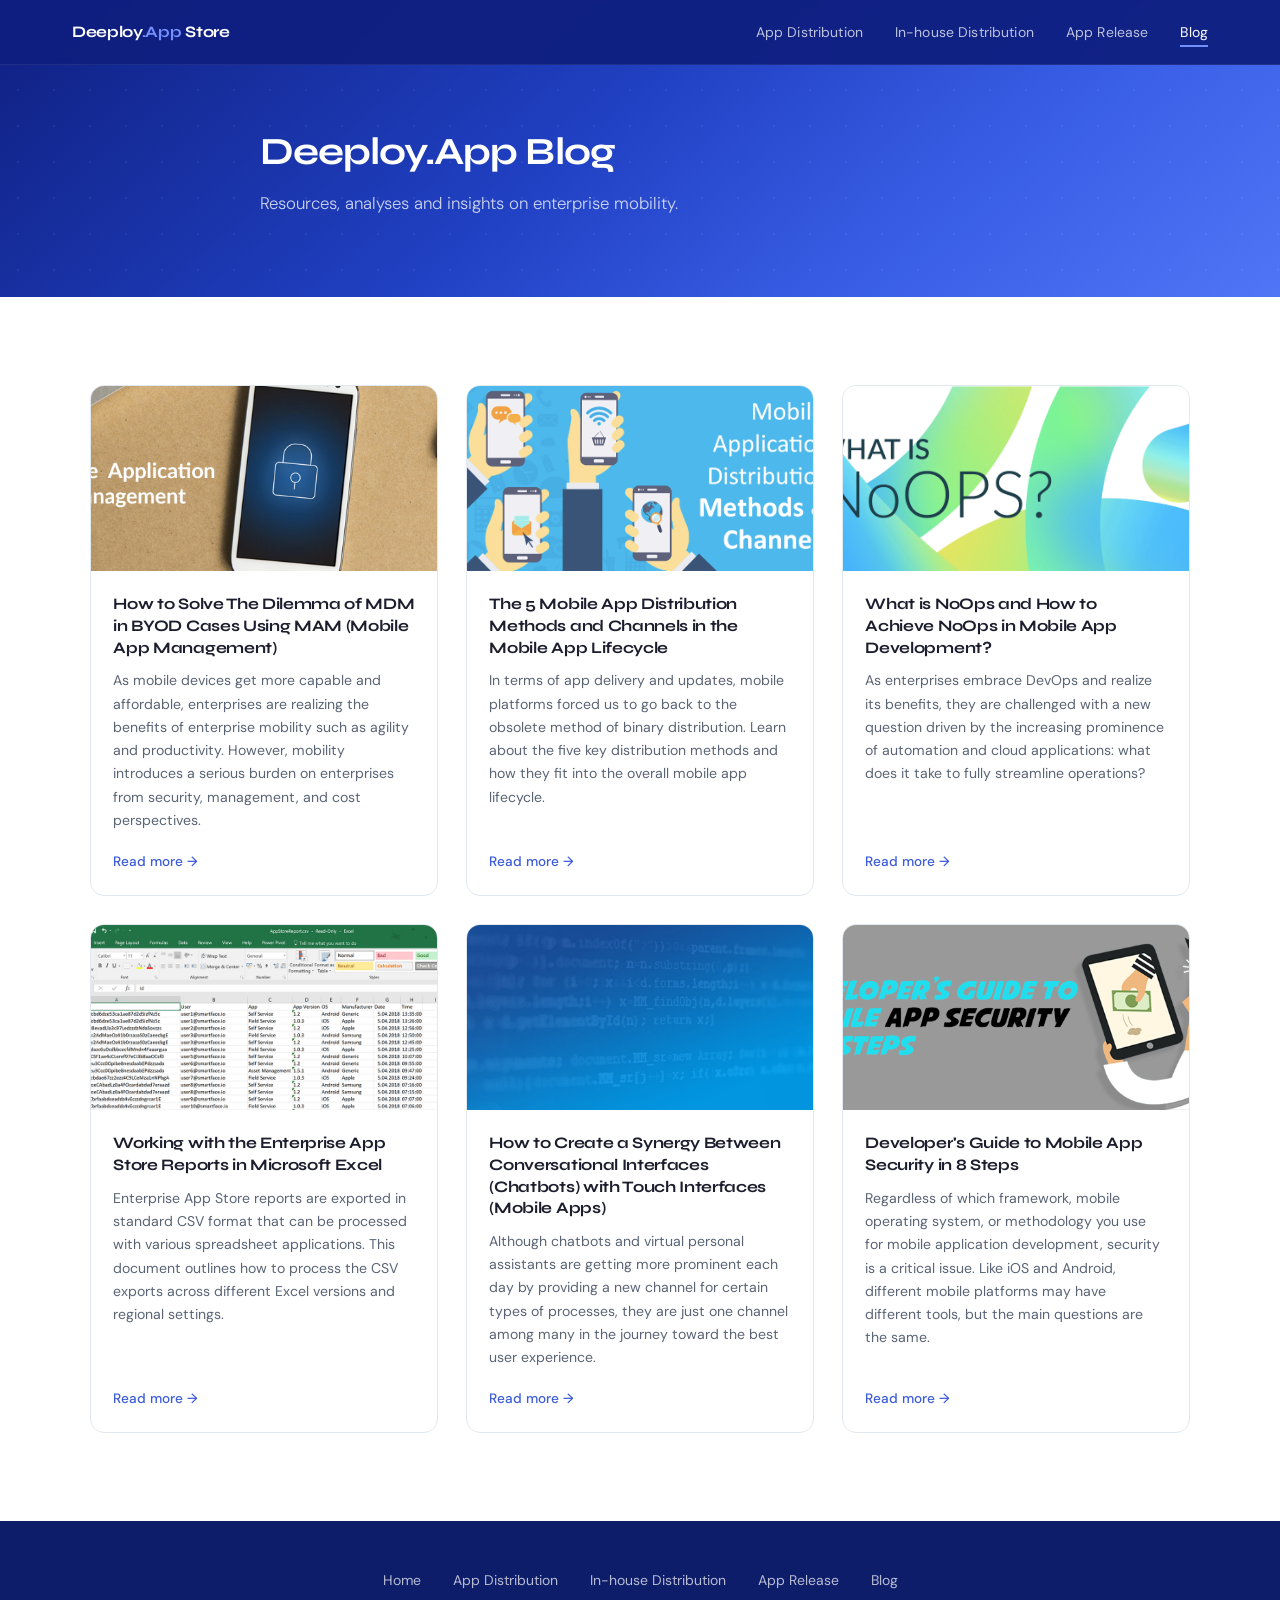
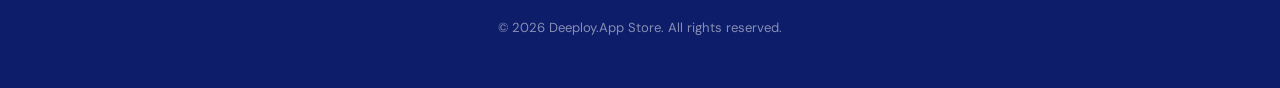
<file: blog/index.html>
<!DOCTYPE html>
<html lang="en">
<head>
  <meta charset="UTF-8">
  <meta name="viewport" content="width=device-width, initial-scale=1.0">
  <title>Blog — Deeploy.App Store</title>
  <meta name="description" content="Resources, analyses and insights on enterprise mobility, app distribution, and mobile DevOps.">
  <meta name="robots" content="index, follow">
  <link rel="canonical" href="https://deeploy.app/blog/">
  <meta property="og:title" content="Blog — Deeploy.App Store">
  <meta property="og:type" content="website">
  <meta property="og:url" content="https://deeploy.app/blog/">
  <link rel="icon" href="/assets/images/deeploy-favicon.png" type="image/png">
  <link rel="stylesheet" href="../assets/style.css">
</head>
<body>

<nav class="nav">
  <div class="nav-inner">
    <a href="/" class="nav-logo">Deeploy<span>.App</span> Store</a>
    <ul class="nav-links" id="nav-links">
      <li><a href="/app-distribution-to-testers/">App Distribution</a></li>
      <li><a href="/in-house-app-distribution/">In-house Distribution</a></li>
      <li><a href="/app-release/">App Release</a></li>
      <li><a href="/blog/" class="active">Blog</a></li>
    </ul>
    <button class="nav-burger" id="nav-burger" aria-label="Toggle menu">
      <svg width="22" height="22" viewBox="0 0 22 22" fill="none">
        <rect y="4"  width="22" height="2" rx="1" fill="white"/>
        <rect y="10" width="22" height="2" rx="1" fill="white"/>
        <rect y="16" width="22" height="2" rx="1" fill="white"/>
      </svg>
    </button>
  </div>
</nav>

<header class="page-hero">
  <div class="page-hero-dots"></div>
  <div class="page-hero-content">
    <h1>Deeploy.App Blog</h1>
    <p>Resources, analyses and insights on enterprise mobility.</p>
  </div>
</header>

<main>
  <section class="section">
    <div class="container">

      <div class="blog-grid">

        <a class="blog-card" href="/byod-mdm-mam-enterprise-app-store/">
          <img class="blog-card-img" src="../assets/images/mdm-byod-mam.jpg" alt="MDM BYOD MAM" loading="lazy">
          <div class="blog-card-body">
            <p class="blog-card-title">How to Solve The Dilemma of MDM in BYOD Cases Using MAM (Mobile App Management)</p>
            <p class="blog-card-excerpt">As mobile devices get more capable and affordable, enterprises are realizing the benefits of enterprise mobility such as agility and productivity. However, mobility introduces a serious burden on enterprises from security, management, and cost perspectives.</p>
            <span class="blog-read">Read more →</span>
          </div>
        </a>

        <a class="blog-card" href="/mobile-app-distribution-methods-channels-app-lifecycle/">
          <img class="blog-card-img" src="../assets/images/mobile-app-distribution-methods.png" alt="Mobile App Distribution Methods" loading="lazy">
          <div class="blog-card-body">
            <p class="blog-card-title">The 5 Mobile App Distribution Methods and Channels in the Mobile App Lifecycle</p>
            <p class="blog-card-excerpt">In terms of app delivery and updates, mobile platforms forced us to go back to the obsolete method of binary distribution. Learn about the five key distribution methods and how they fit into the overall mobile app lifecycle.</p>
            <span class="blog-read">Read more →</span>
          </div>
        </a>

        <a class="blog-card" href="/what-is-noops-devops-mobile-app-dev/">
          <img class="blog-card-img" src="../assets/images/what-is-noops.png" alt="What is NoOps" loading="lazy">
          <div class="blog-card-body">
            <p class="blog-card-title">What is NoOps and How to Achieve NoOps in Mobile App Development?</p>
            <p class="blog-card-excerpt">As enterprises embrace DevOps and realize its benefits, they are challenged with a new question driven by the increasing prominence of automation and cloud applications: what does it take to fully streamline operations?</p>
            <span class="blog-read">Read more →</span>
          </div>
        </a>

        <a class="blog-card" href="/working-with-enterprise-app-store-reports-in-microsoft-excel/">
          <img class="blog-card-img" src="../assets/images/enterprise-app-store-excel-reports.png" alt="Enterprise App Store Excel Reports" loading="lazy">
          <div class="blog-card-body">
            <p class="blog-card-title">Working with the Enterprise App Store Reports in Microsoft Excel</p>
            <p class="blog-card-excerpt">Enterprise App Store reports are exported in standard CSV format that can be processed with various spreadsheet applications. This document outlines how to process the CSV exports across different Excel versions and regional settings.</p>
            <span class="blog-read">Read more →</span>
          </div>
        </a>

        <a class="blog-card" href="/synergy-chatbots-mobile-app-experience/">
          <img class="blog-card-img" src="../assets/images/chatbots.png" alt="Chatbots and Mobile Apps" loading="lazy">
          <div class="blog-card-body">
            <p class="blog-card-title">How to Create a Synergy Between Conversational Interfaces (Chatbots) with Touch Interfaces (Mobile Apps)</p>
            <p class="blog-card-excerpt">Although chatbots and virtual personal assistants are getting more prominent each day by providing a new channel for certain types of processes, they are just one channel among many in the journey toward the best user experience.</p>
            <span class="blog-read">Read more →</span>
          </div>
        </a>

        <a class="blog-card" href="/developers-guide-to-mobile-app-security-for-ios-android/">
          <img class="blog-card-img" src="../assets/images/developers-guide-app-security.png" alt="Developer Guide to Mobile App Security" loading="lazy">
          <div class="blog-card-body">
            <p class="blog-card-title">Developer's Guide to Mobile App Security in 8 Steps</p>
            <p class="blog-card-excerpt">Regardless of which framework, mobile operating system, or methodology you use for mobile application development, security is a critical issue. Like iOS and Android, different mobile platforms may have different tools, but the main questions are the same.</p>
            <span class="blog-read">Read more →</span>
          </div>
        </a>

      </div>
    </div>
  </section>
</main>

<footer class="footer">
  <ul class="footer-nav">
    <li><a href="/">Home</a></li>
    <li><a href="/app-distribution-to-testers/">App Distribution</a></li>
    <li><a href="/in-house-app-distribution/">In-house Distribution</a></li>
    <li><a href="/app-release/">App Release</a></li>
    <li><a href="/blog/">Blog</a></li>
  </ul>
  <p class="footer-copy">&copy; <span id="yr"></span> Deeploy.App Store. All rights reserved.</p>
</footer>

<script>
  document.getElementById('yr').textContent = new Date().getFullYear();
  document.getElementById('nav-burger').addEventListener('click', () => {
    document.getElementById('nav-links').classList.toggle('open');
  });
</script>
</body>
</html>
</file>
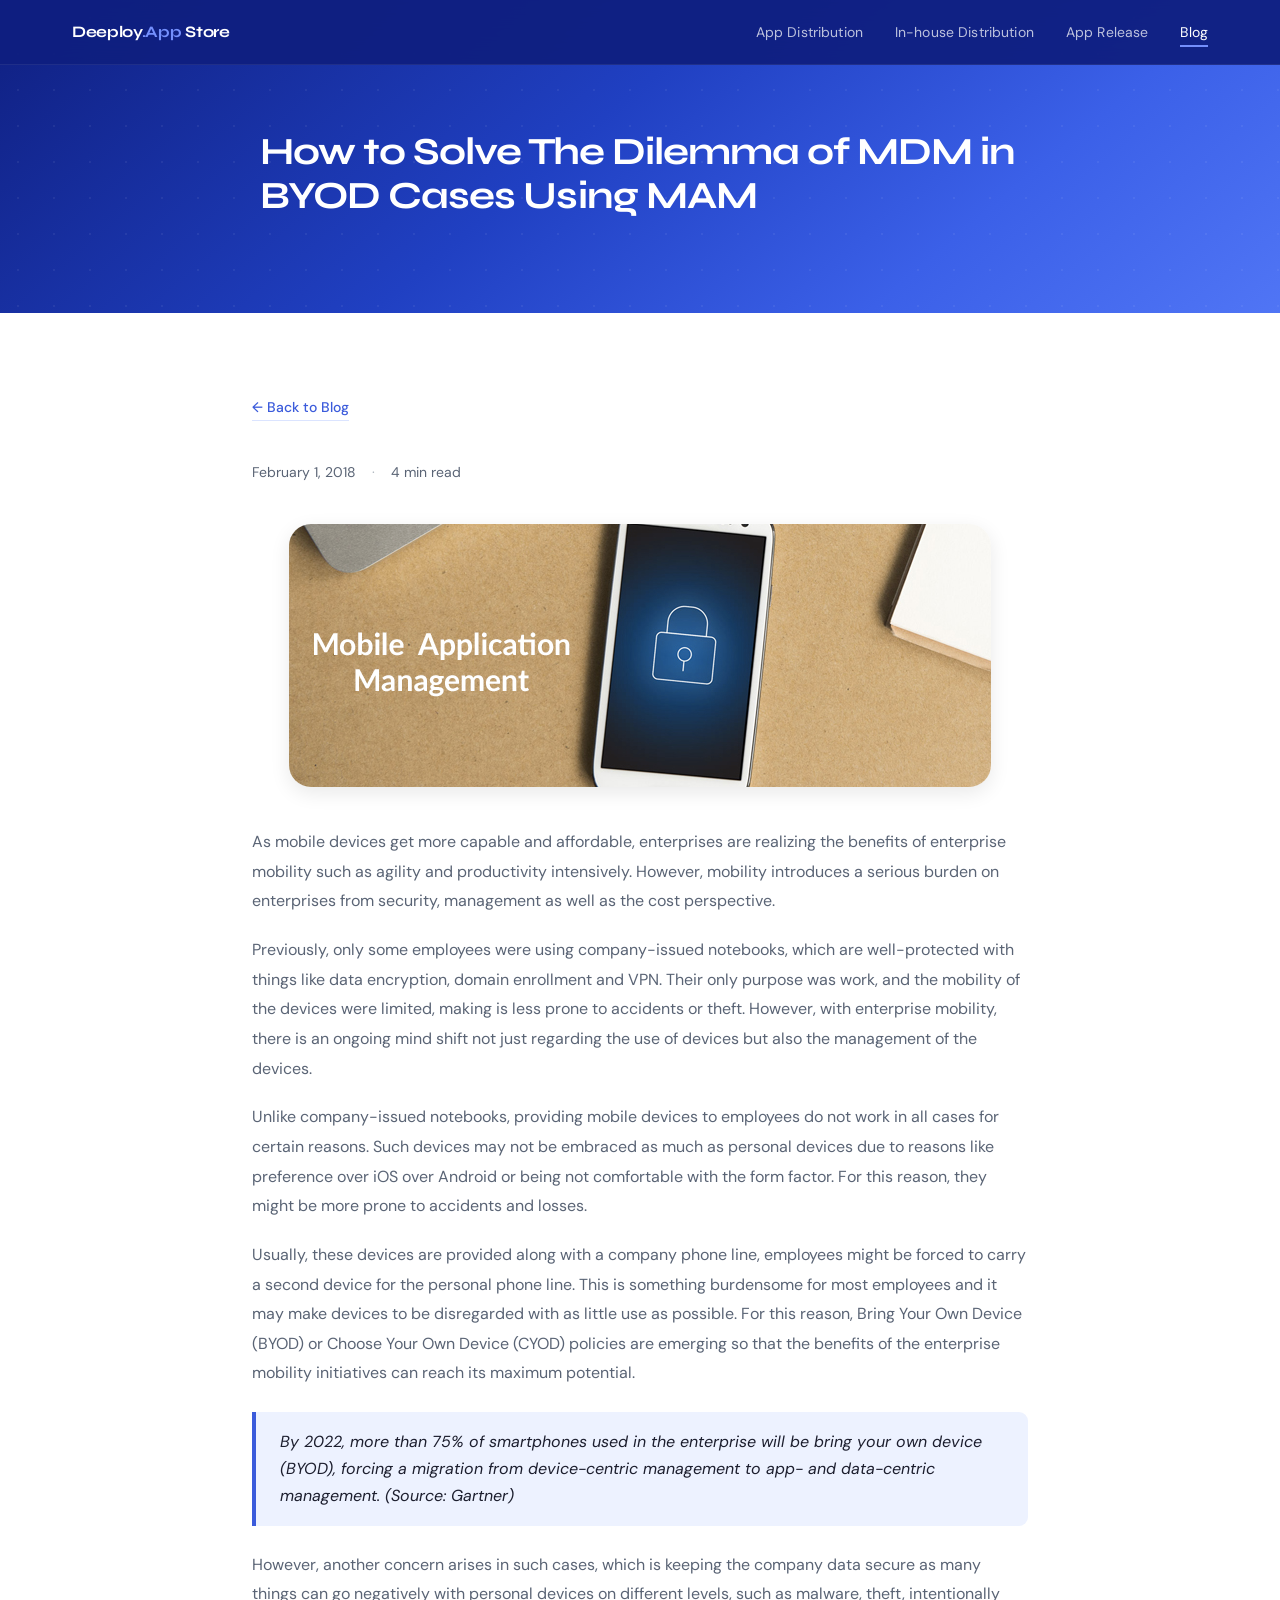
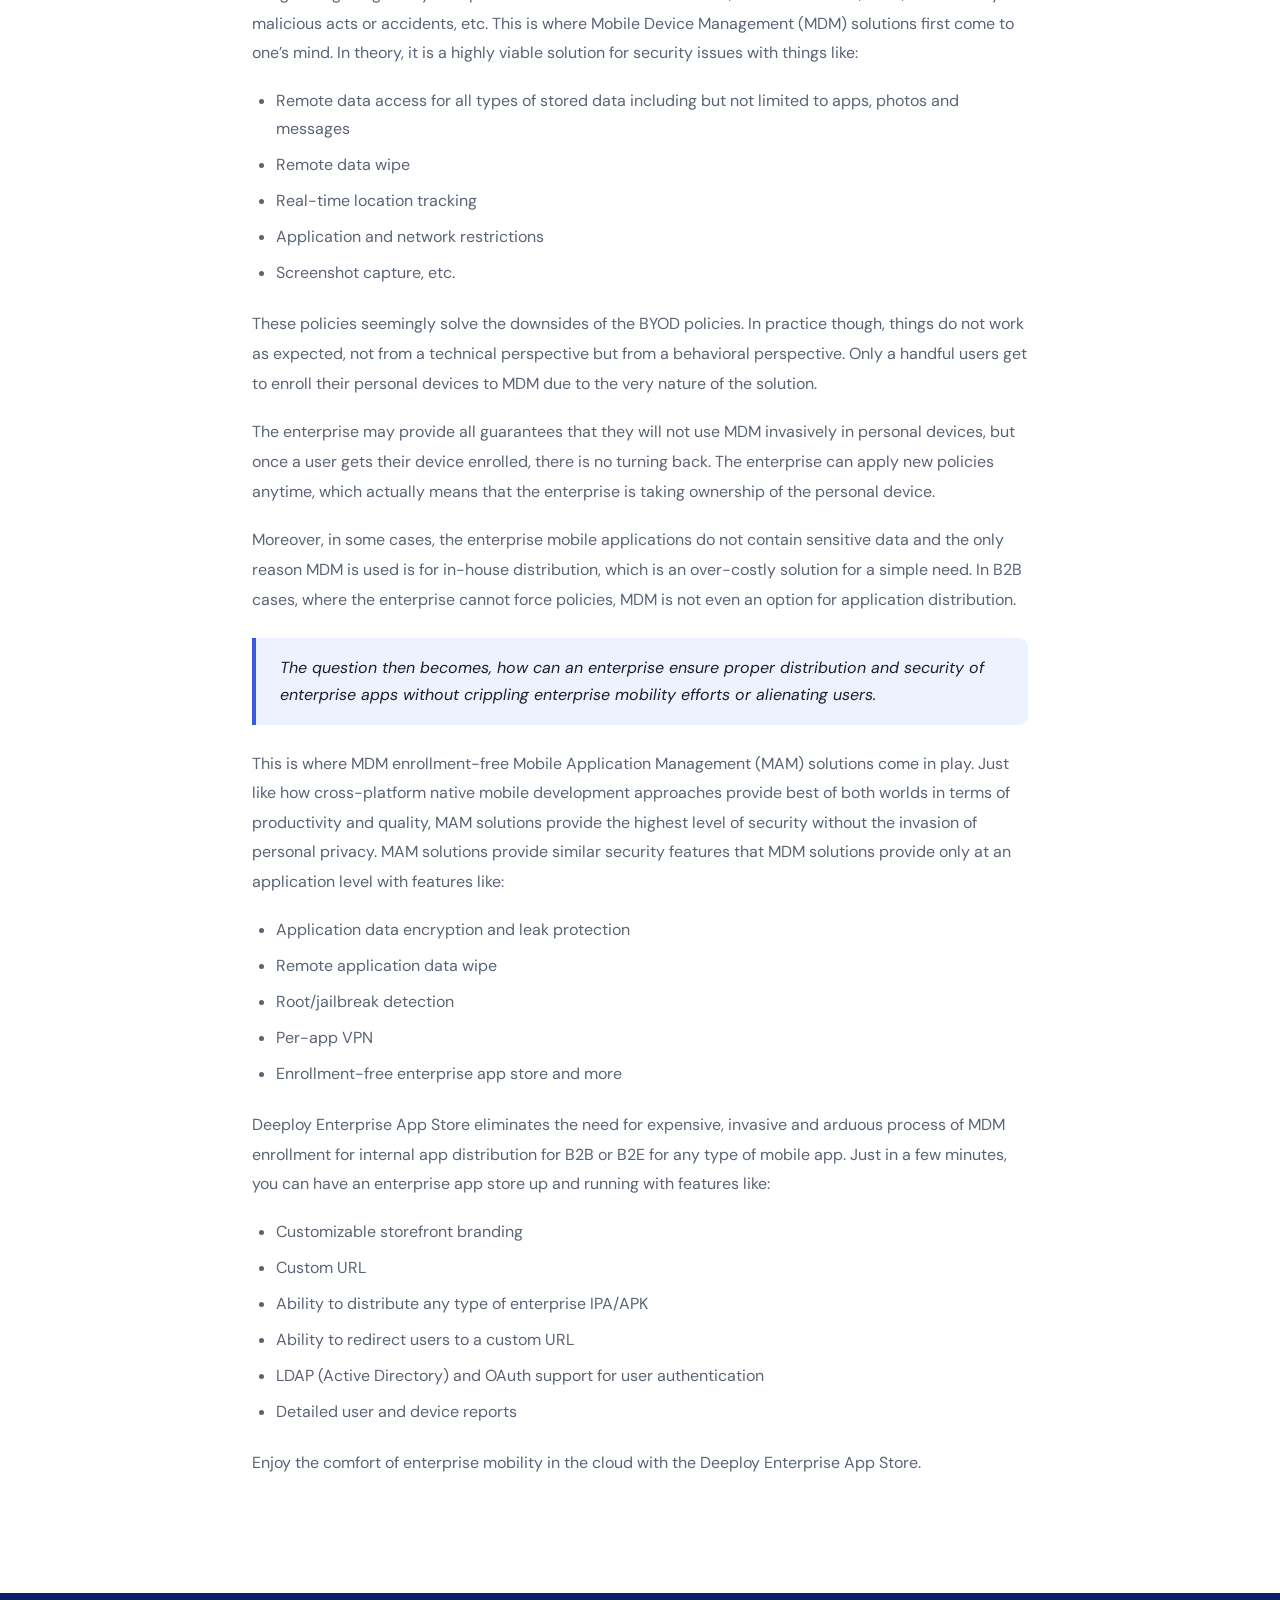
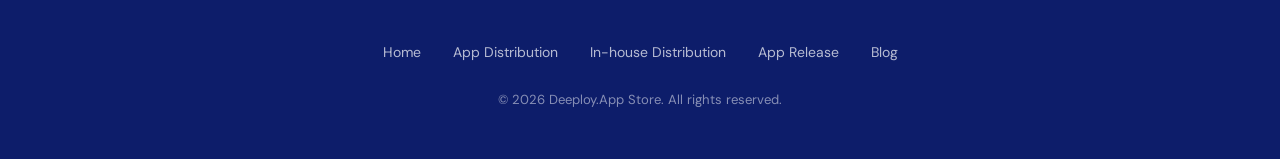
<file: byod-mdm-mam-enterprise-app-store/index.html>
<!DOCTYPE html>
<html lang="en">
<head>
  <meta charset="UTF-8">
  <meta name="viewport" content="width=device-width, initial-scale=1.0">
  <title>How to Solve The Dilemma of MDM in BYOD Cases Using MAM — Deeploy.App</title>
  <meta name="description" content="Mobile App Management (MAM) with Enterprise App Store solutions provide the highest level of security without the invasion of personal privacy.">
  <meta name="robots" content="index, follow">
  <link rel="canonical" href="https://deeploy.app/byod-mdm-mam-enterprise-app-store/">
  <link rel="icon" href="/assets/images/deeploy-favicon.png" type="image/png">
  <link rel="stylesheet" href="../assets/style.css">
</head>
<body>
<nav class="nav">
  <div class="nav-inner">
    <a href="/" class="nav-logo">Deeploy<span>.App</span> Store</a>
    <ul class="nav-links" id="nav-links">
      <li><a href="/app-distribution-to-testers/">App Distribution</a></li>
      <li><a href="/in-house-app-distribution/">In-house Distribution</a></li>
      <li><a href="/app-release/">App Release</a></li>
      <li><a href="/blog/" class="active">Blog</a></li>
    </ul>
    <button class="nav-burger" id="nav-burger" aria-label="Toggle menu">
      <svg width="22" height="22" viewBox="0 0 22 22" fill="none"><rect y="4" width="22" height="2" rx="1" fill="white"/><rect y="10" width="22" height="2" rx="1" fill="white"/><rect y="16" width="22" height="2" rx="1" fill="white"/></svg>
    </button>
  </div>
</nav>

<header class="page-hero">
  <div class="page-hero-dots"></div>
  <div class="page-hero-content">
    <h1>How to Solve The Dilemma of MDM in BYOD Cases Using MAM</h1>
  </div>
</header>

<main>
  <article class="article">
    <a href="/blog/" class="post-back">← Back to Blog</a>
    <div class="post-meta">
      <span>February 1, 2018</span>
      <span class="post-meta-sep">·</span>
      <span>4 min read</span>
    </div>
    <img src="../assets/images/mdm-byod-mam.jpg" alt="MDM BYOD MAM" loading="lazy">

    <div class="post-body">
      <p>As mobile devices get more capable and affordable, enterprises are realizing the benefits of enterprise mobility such as agility and productivity intensively. However, mobility introduces a serious burden on enterprises from security, management as well as the cost perspective.</p>

      <p>Previously, only some employees were using company-issued notebooks, which are well-protected with things like data encryption, domain enrollment and VPN. Their only purpose was work, and the mobility of the devices were limited, making is less prone to accidents or theft. However, with enterprise mobility, there is an ongoing mind shift not just regarding the use of devices but also the management of the devices.</p>

      <p>Unlike company-issued notebooks, providing mobile devices to employees do not work in all cases for certain reasons. Such devices may not be embraced as much as personal devices due to reasons like preference over iOS over Android or being not comfortable with the form factor. For this reason, they might be more prone to accidents and losses.</p>

      <p>Usually, these devices are provided along with a company phone line, employees might be forced to carry a second device for the personal phone line. This is something burdensome for most employees and it may make devices to be disregarded with as little use as possible. For this reason, Bring Your Own Device (BYOD) or Choose Your Own Device (CYOD) policies are emerging so that the benefits of the enterprise mobility initiatives can reach its maximum potential.</p>

      <blockquote>By 2022, more than 75% of smartphones used in the enterprise will be bring your own device (BYOD), forcing a migration from device-centric management to app- and data-centric management. (Source: Gartner)</blockquote>

      <p>However, another concern arises in such cases, which is keeping the company data secure as many things can go negatively with personal devices on different levels, such as malware, theft, intentionally malicious acts or accidents, etc. This is where Mobile Device Management (MDM) solutions first come to one’s mind. In theory, it is a highly viable solution for security issues with things like:</p>

      <ul>
        <li>Remote data access for all types of stored data including but not limited to apps, photos and messages</li>
        <li>Remote data wipe</li>
        <li>Real-time location tracking</li>
        <li>Application and network restrictions</li>
        <li>Screenshot capture, etc.</li>
      </ul>

      <p>These policies seemingly solve the downsides of the BYOD policies. In practice though, things do not work as expected, not from a technical perspective but from a behavioral perspective. Only a handful users get to enroll their personal devices to MDM due to the very nature of the solution.</p>

      <p>The enterprise may provide all guarantees that they will not use MDM invasively in personal devices, but once a user gets their device enrolled, there is no turning back. The enterprise can apply new policies anytime, which actually means that the enterprise is taking ownership of the personal device.</p>

      <p>Moreover, in some cases, the enterprise mobile applications do not contain sensitive data and the only reason MDM is used is for in-house distribution, which is an over-costly solution for a simple need. In B2B cases, where the enterprise cannot force policies, MDM is not even an option for application distribution.</p>

      <blockquote>The question then becomes, how can an enterprise ensure proper distribution and security of enterprise apps without crippling enterprise mobility efforts or alienating users.</blockquote>

      <p>This is where MDM enrollment-free Mobile Application Management (MAM) solutions come in play. Just like how cross-platform native mobile development approaches provide best of both worlds in terms of productivity and quality, MAM solutions provide the highest level of security without the invasion of personal privacy. MAM solutions provide similar security features that MDM solutions provide only at an application level with features like:</p>

      <ul>
        <li>Application data encryption and leak protection</li>
        <li>Remote application data wipe</li>
        <li>Root/jailbreak detection</li>
        <li>Per-app VPN</li>
        <li>Enrollment-free enterprise app store and more</li>
      </ul>

      <p>Deeploy Enterprise App Store eliminates the need for expensive, invasive and arduous process of MDM enrollment for internal app distribution for B2B or B2E for any type of mobile app. Just in a few minutes, you can have an enterprise app store up and running with features like:</p>

      <ul>
        <li>Customizable storefront branding</li>
        <li>Custom URL</li>
        <li>Ability to distribute any type of enterprise IPA/APK</li>
        <li>Ability to redirect users to a custom URL</li>
        <li>LDAP (Active Directory) and OAuth support for user authentication</li>
        <li>Detailed user and device reports</li>
      </ul>

      <p>Enjoy the comfort of enterprise mobility in the cloud with the Deeploy Enterprise App Store.</p>
    </div>
  </article>
</main>

<footer class="footer">
  <ul class="footer-nav">
    <li><a href="/">Home</a></li>
    <li><a href="/app-distribution-to-testers/">App Distribution</a></li>
    <li><a href="/in-house-app-distribution/">In-house Distribution</a></li>
    <li><a href="/app-release/">App Release</a></li>
    <li><a href="/blog/">Blog</a></li>
  </ul>
  <p class="footer-copy">&copy; <span id="yr"></span> Deeploy.App Store. All rights reserved.</p>
</footer>
<script>
  document.getElementById('yr').textContent = new Date().getFullYear();
  document.getElementById('nav-burger').addEventListener('click', () => document.getElementById('nav-links').classList.toggle('open'));
</script>
</body>
</html>
</file>
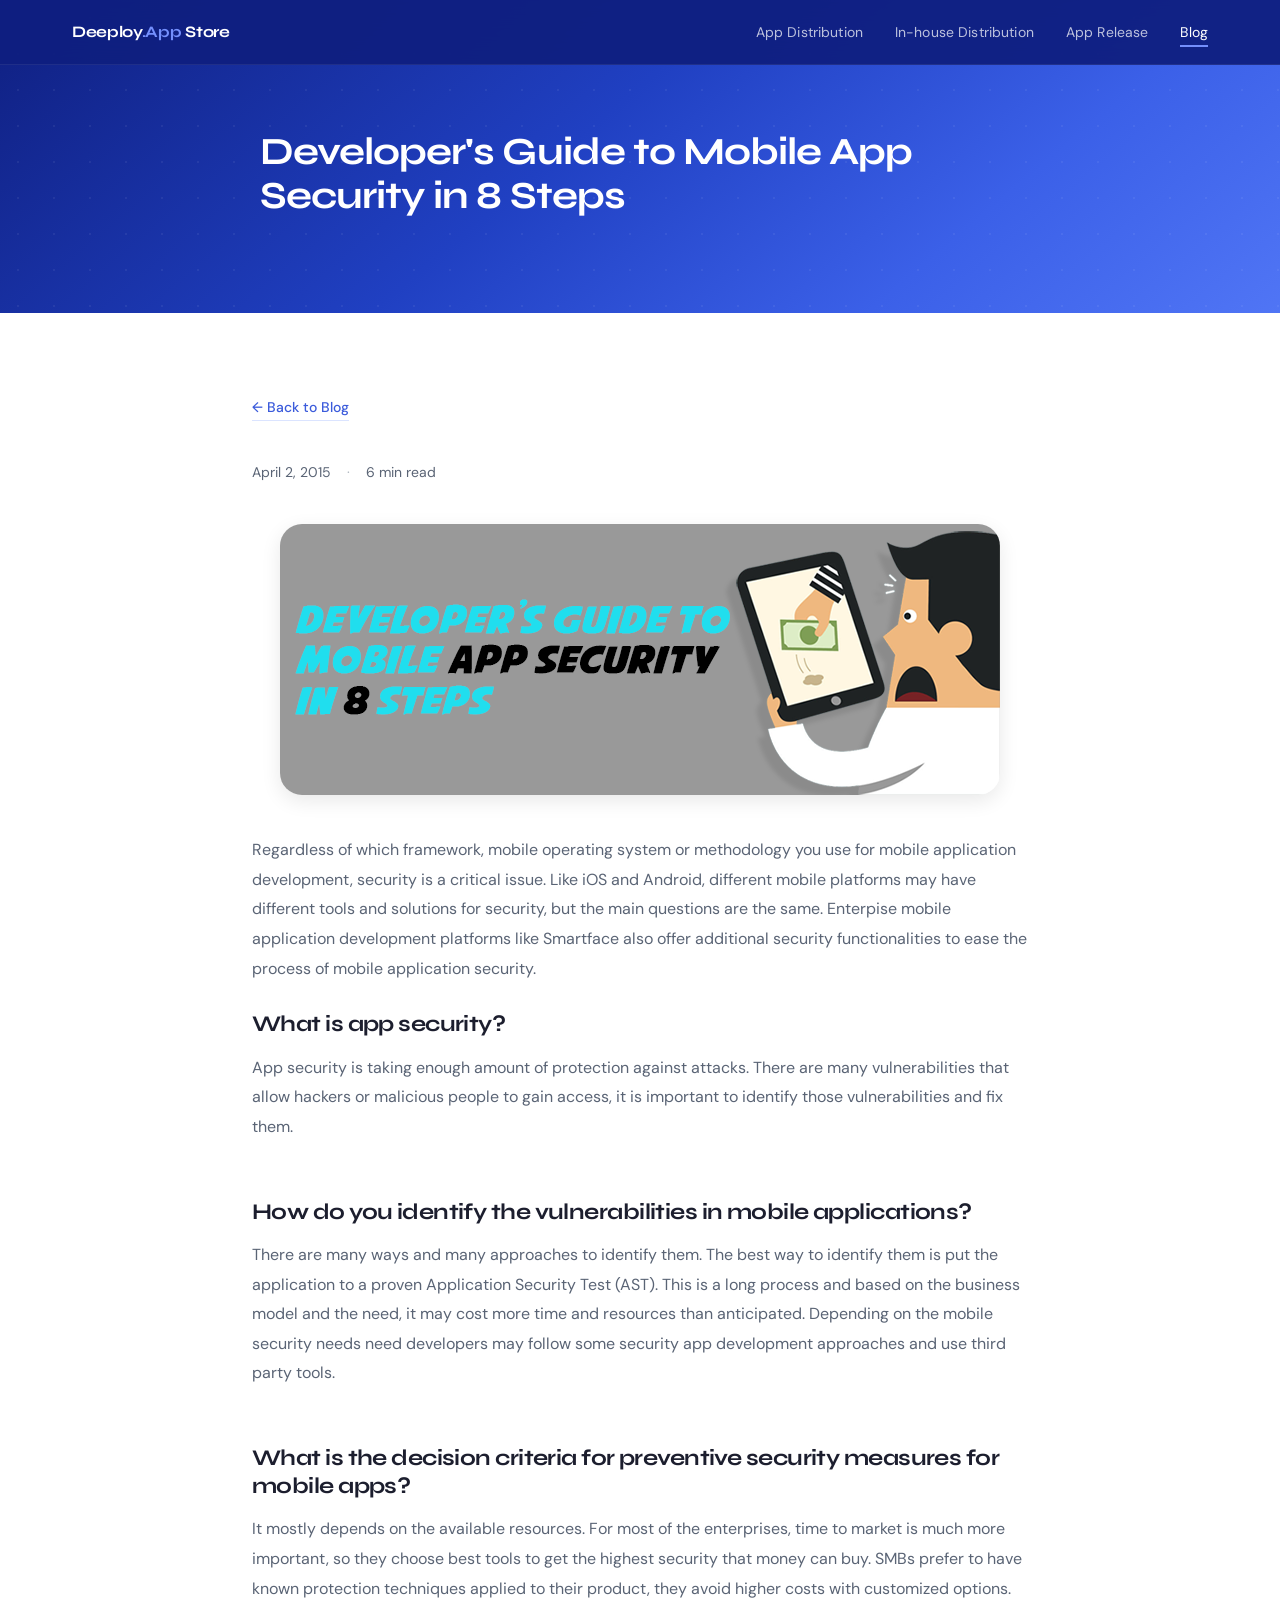
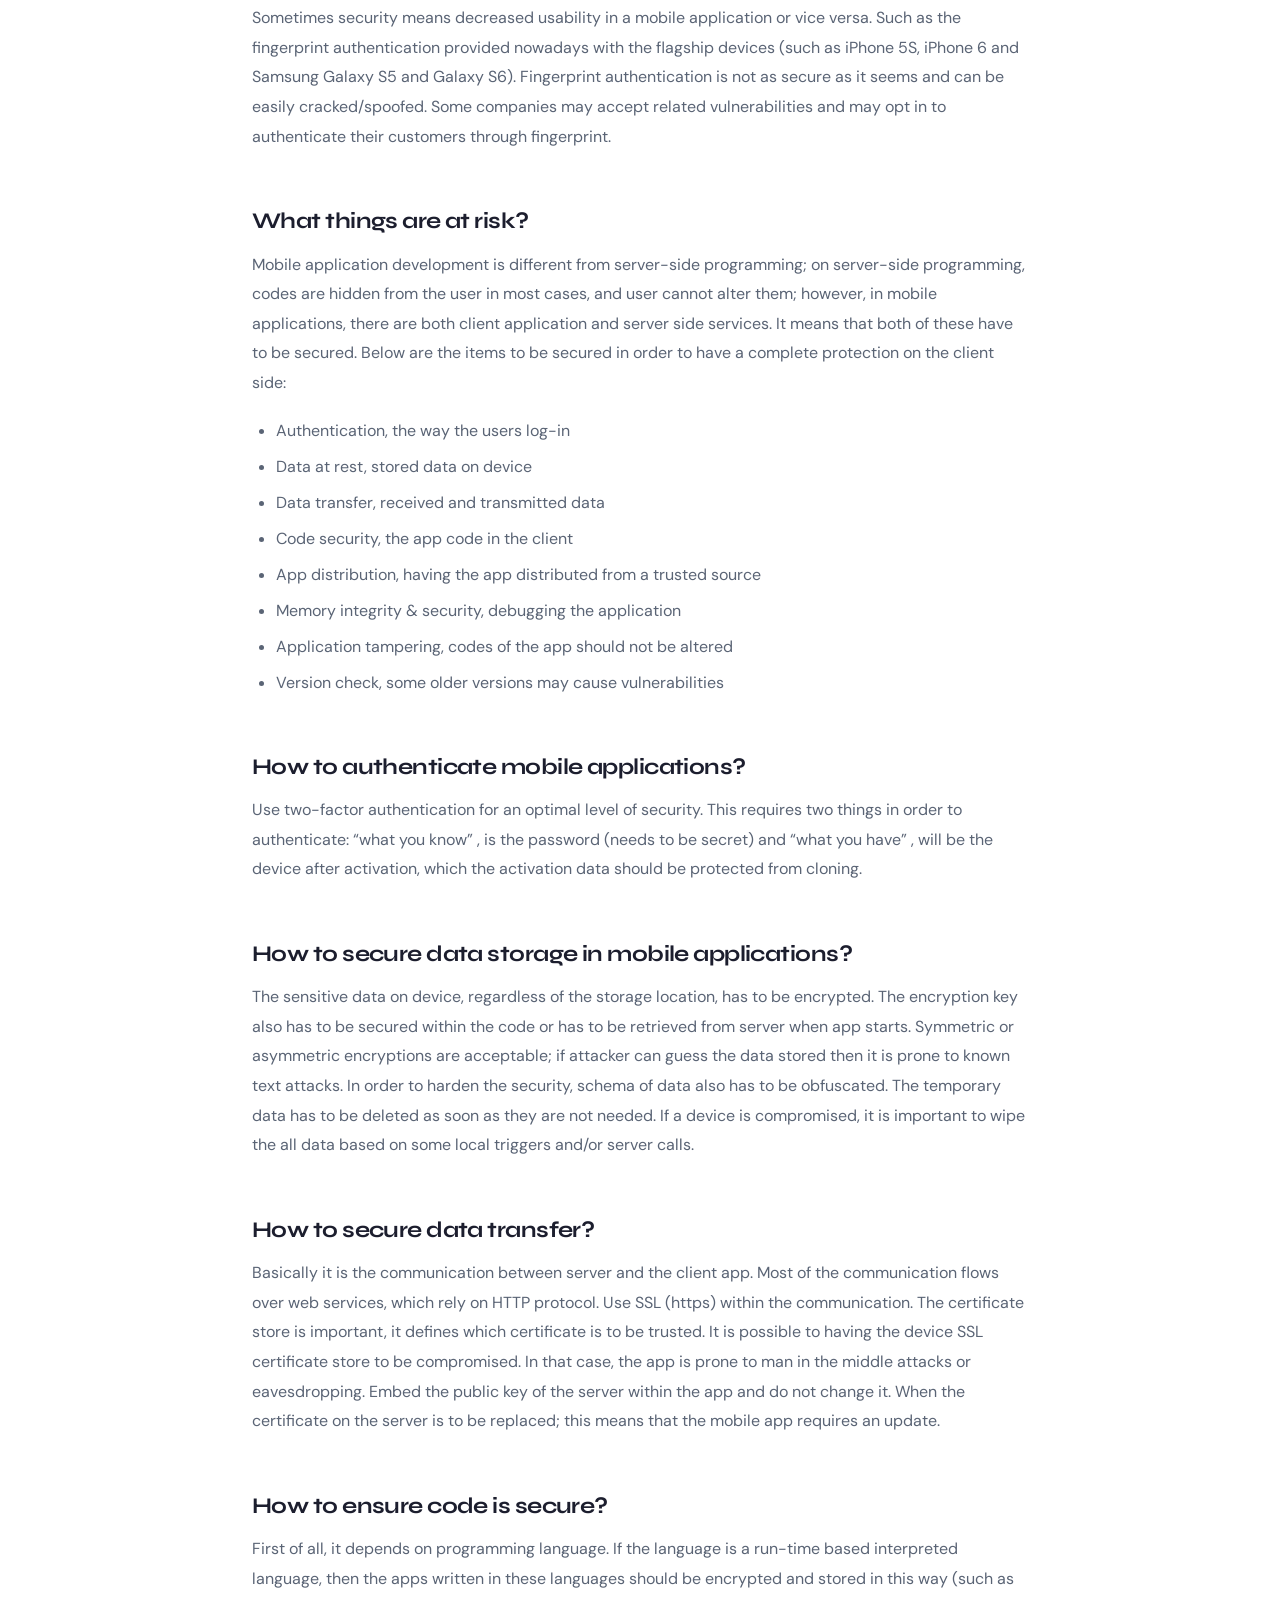
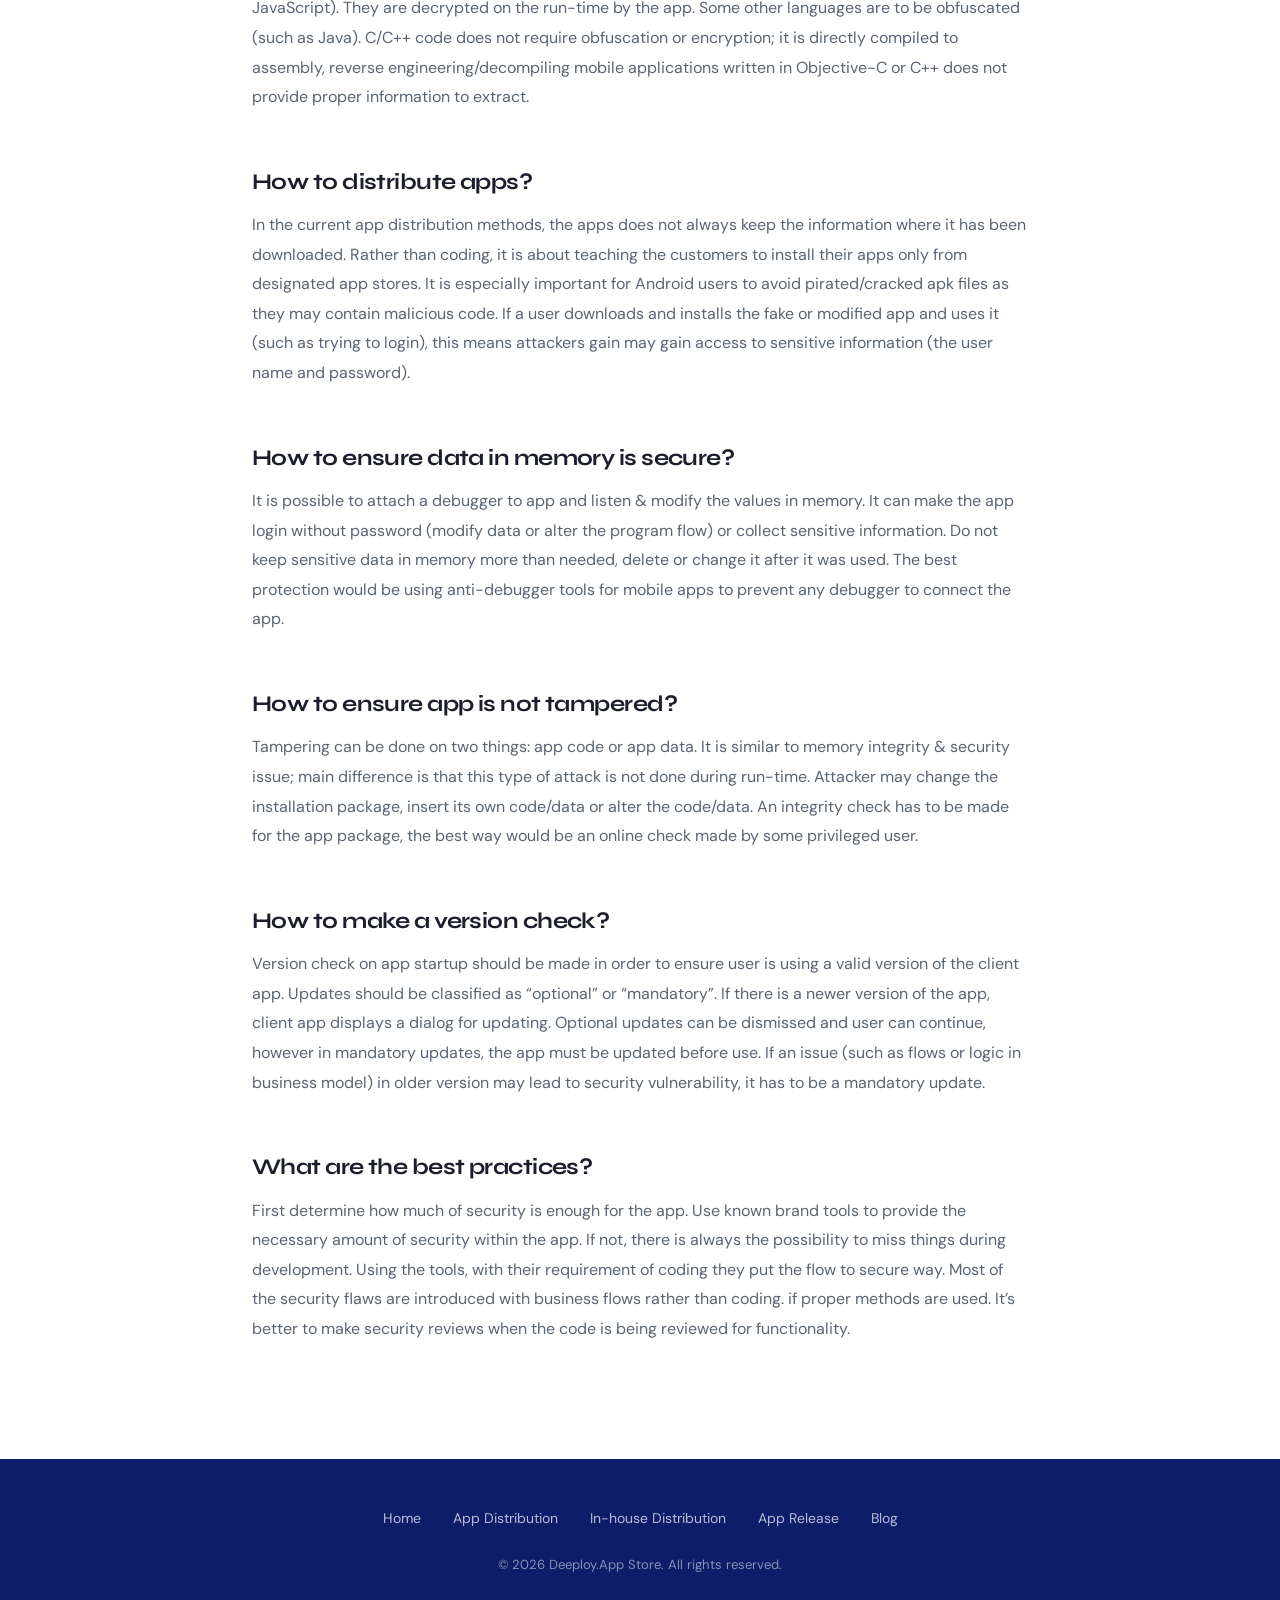
<file: developers-guide-to-mobile-app-security-for-ios-android/index.html>
<!DOCTYPE html>
<html lang="en">
<head>
  <meta charset="UTF-8">
  <meta name="viewport" content="width=device-width, initial-scale=1.0">
  <title>Developer's Guide to Mobile App Security in 8 Steps — Deeploy.App</title>
  <meta name="description" content="8 steps and best practices to achieve better mobile app security for iOS, Android and any other mobile application development platforms.">
  <meta name="robots" content="index, follow">
  <link rel="canonical" href="https://deeploy.app/developers-guide-to-mobile-app-security-for-ios-android/">
  <link rel="icon" href="/assets/images/deeploy-favicon.png" type="image/png">
  <link rel="stylesheet" href="../assets/style.css">
</head>
<body>
<nav class="nav">
  <div class="nav-inner">
    <a href="/" class="nav-logo">Deeploy<span>.App</span> Store</a>
    <ul class="nav-links" id="nav-links">
      <li><a href="/app-distribution-to-testers/">App Distribution</a></li>
      <li><a href="/in-house-app-distribution/">In-house Distribution</a></li>
      <li><a href="/app-release/">App Release</a></li>
      <li><a href="/blog/" class="active">Blog</a></li>
    </ul>
    <button class="nav-burger" id="nav-burger" aria-label="Toggle menu">
      <svg width="22" height="22" viewBox="0 0 22 22" fill="none"><rect y="4" width="22" height="2" rx="1" fill="white"/><rect y="10" width="22" height="2" rx="1" fill="white"/><rect y="16" width="22" height="2" rx="1" fill="white"/></svg>
    </button>
  </div>
</nav>

<header class="page-hero">
  <div class="page-hero-dots"></div>
  <div class="page-hero-content">
    <h1>Developer's Guide to Mobile App Security in 8 Steps</h1>
  </div>
</header>

<main>
  <article class="article">
    <a href="/blog/" class="post-back">← Back to Blog</a>
    <div class="post-meta">
      <span>April 2, 2015</span>
      <span class="post-meta-sep">·</span>
      <span>6 min read</span>
    </div>
    <img src="../assets/images/developers-guide-app-security.png" alt="Developer's Guide to Mobile App Security" loading="lazy">

    <div class="post-body">
      <p>Regardless of which framework, mobile operating system or methodology you use for mobile application development, security is a critical issue. Like iOS and Android, different mobile platforms may have different tools and solutions for security, but the main questions are the same. Enterpise mobile application development platforms like Smartface also offer additional security functionalities to ease the process of mobile application security.</p>

      <h2>What is app security?</h2>
      <p>App security is taking enough amount of protection against attacks. There are many vulnerabilities that allow hackers or malicious people to gain access, it is important to identify those vulnerabilities and fix them.</p>

      <h2>How do you identify the vulnerabilities in mobile applications?</h2>
      <p>There are many ways and many approaches to identify them. The best way to identify them is put the application to a proven Application Security Test (AST). This is a long process and based on the business model and the need, it may cost more time and resources than anticipated. Depending on the mobile security needs need developers may follow some security app development approaches and use third party tools.</p>

      <h2>What is the decision criteria for preventive security measures for mobile apps?</h2>
      <p>It mostly depends on the available resources. For most of the enterprises, time to market is much more important, so they choose best tools to get the highest security that money can buy. SMBs prefer to have known protection techniques applied to their product, they avoid higher costs with customized options. Sometimes security means decreased usability in a mobile application or vice versa. Such as the fingerprint authentication provided nowadays with the flagship devices (such as iPhone 5S, iPhone 6 and Samsung Galaxy S5 and Galaxy S6). Fingerprint authentication is not as secure as it seems and can be easily cracked/spoofed. Some companies may accept related vulnerabilities and may opt in to authenticate their customers through fingerprint.</p>

      <h2>What things are at risk?</h2>
      <p>Mobile application development is different from server-side programming; on server-side programming, codes are hidden from the user in most cases, and user cannot alter them; however, in mobile applications, there are both client application and server side services. It means that both of these have to be secured. Below are the items to be secured in order to have a complete protection on the client side:</p>
      <ul>
        <li>Authentication, the way the users log-in</li>
        <li>Data at rest, stored data on device</li>
        <li>Data transfer, received and transmitted data</li>
        <li>Code security, the app code in the client</li>
        <li>App distribution, having the app distributed from a trusted source</li>
        <li>Memory integrity &amp; security, debugging the application</li>
        <li>Application tampering, codes of the app should not be altered</li>
        <li>Version check, some older versions may cause vulnerabilities</li>
      </ul>

      <h2>How to authenticate mobile applications?</h2>
      <p>Use two-factor authentication for an optimal level of security. This requires two things in order to authenticate: “what you know” , is the password (needs to be secret) and “what you have” , will be the device after activation, which the activation data should be protected from cloning.</p>

      <h2>How to secure data storage in mobile applications?</h2>
      <p>The sensitive data on device, regardless of the storage location, has to be encrypted. The encryption key also has to be secured within the code or has to be retrieved from server when app starts. Symmetric or asymmetric encryptions are acceptable; if attacker can guess the data stored then it is prone to known text attacks. In order to harden the security, schema of data also has to be obfuscated. The temporary data has to be deleted as soon as they are not needed. If a device is compromised, it is important to wipe the all data based on some local triggers and/or server calls.</p>

      <h2>How to secure data transfer?</h2>
      <p>Basically it is the communication between server and the client app. Most of the communication flows over web services, which rely on HTTP protocol. Use SSL (https) within the communication. The certificate store is important, it defines which certificate is to be trusted. It is possible to having the device SSL certificate store to be compromised. In that case, the app is prone to man in the middle attacks or eavesdropping. Embed the public key of the server within the app and do not change it. When the certificate on the server is to be replaced; this means that the mobile app requires an update.</p>

      <h2>How to ensure code is secure?</h2>
      <p>First of all, it depends on programming language. If the language is a run-time based interpreted language, then the apps written in these languages should be encrypted and stored in this way (such as JavaScript). They are decrypted on the run-time by the app. Some other languages are to be obfuscated (such as Java). C/C++ code does not require obfuscation or encryption; it is directly compiled to assembly, reverse engineering/decompiling mobile applications written in Objective-C or C++ does not provide proper information to extract.</p>

      <h2>How to distribute apps?</h2>
      <p>In the current app distribution methods, the apps does not always keep the information where it has been downloaded. Rather than coding, it is about teaching the customers to install their apps only from designated app stores. It is especially important for Android users to avoid pirated/cracked apk files as they may contain malicious code. If a user downloads and installs the fake or modified app and uses it (such as trying to login), this means attackers gain may gain access to sensitive information (the user name and password).</p>

      <h2>How to ensure data in memory is secure?</h2>
      <p>It is possible to attach a debugger to app and listen &amp; modify the values in memory. It can make the app login without password (modify data or alter the program flow) or collect sensitive information. Do not keep sensitive data in memory more than needed, delete or change it after it was used. The best protection would be using anti-debugger tools for mobile apps to prevent any debugger to connect the app.</p>

      <h2>How to ensure app is not tampered?</h2>
      <p>Tampering can be done on two things: app code or app data. It is similar to memory integrity &amp; security issue; main difference is that this type of attack is not done during run-time. Attacker may change the installation package, insert its own code/data or alter the code/data. An integrity check has to be made for the app package, the best way would be an online check made by some privileged user.</p>

      <h2>How to make a version check?</h2>
      <p>Version check on app startup should be made in order to ensure user is using a valid version of the client app. Updates should be classified as “optional” or “mandatory”. If there is a newer version of the app, client app displays a dialog for updating. Optional updates can be dismissed and user can continue, however in mandatory updates, the app must be updated before use. If an issue (such as flows or logic in business model) in older version may lead to security vulnerability, it has to be a mandatory update.</p>

      <h2>What are the best practices?</h2>
      <p>First determine how much of security is enough for the app. Use known brand tools to provide the necessary amount of security within the app. If not, there is always the possibility to miss things during development. Using the tools, with their requirement of coding they put the flow to secure way. Most of the security flaws are introduced with business flows rather than coding. if proper methods are used. It’s better to make security reviews when the code is being reviewed for functionality.</p>
    </div>
  </article>
</main>

<footer class="footer">
  <ul class="footer-nav">
    <li><a href="/">Home</a></li>
    <li><a href="/app-distribution-to-testers/">App Distribution</a></li>
    <li><a href="/in-house-app-distribution/">In-house Distribution</a></li>
    <li><a href="/app-release/">App Release</a></li>
    <li><a href="/blog/">Blog</a></li>
  </ul>
  <p class="footer-copy">&copy; <span id="yr"></span> Deeploy.App Store. All rights reserved.</p>
</footer>
<script>
  document.getElementById('yr').textContent = new Date().getFullYear();
  document.getElementById('nav-burger').addEventListener('click', () => document.getElementById('nav-links').classList.toggle('open'));
</script>
</body>
</html>
</file>
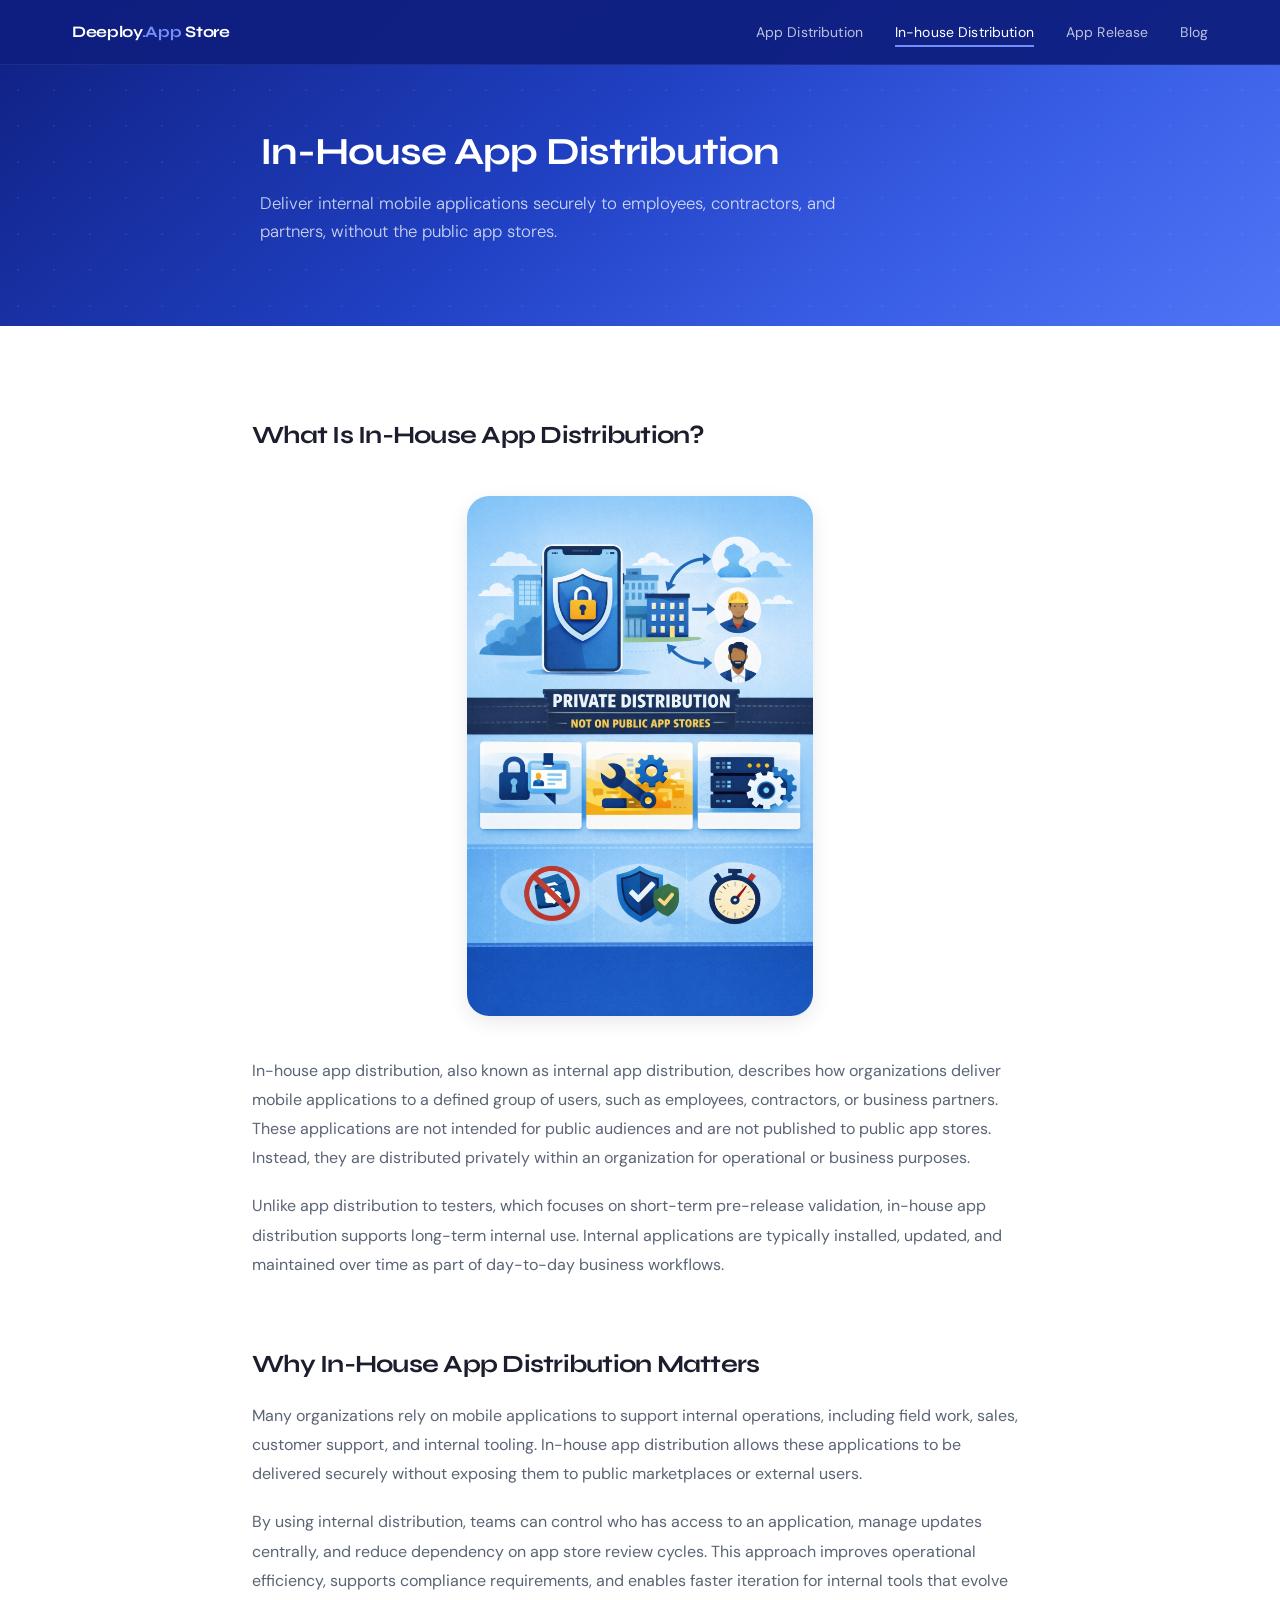
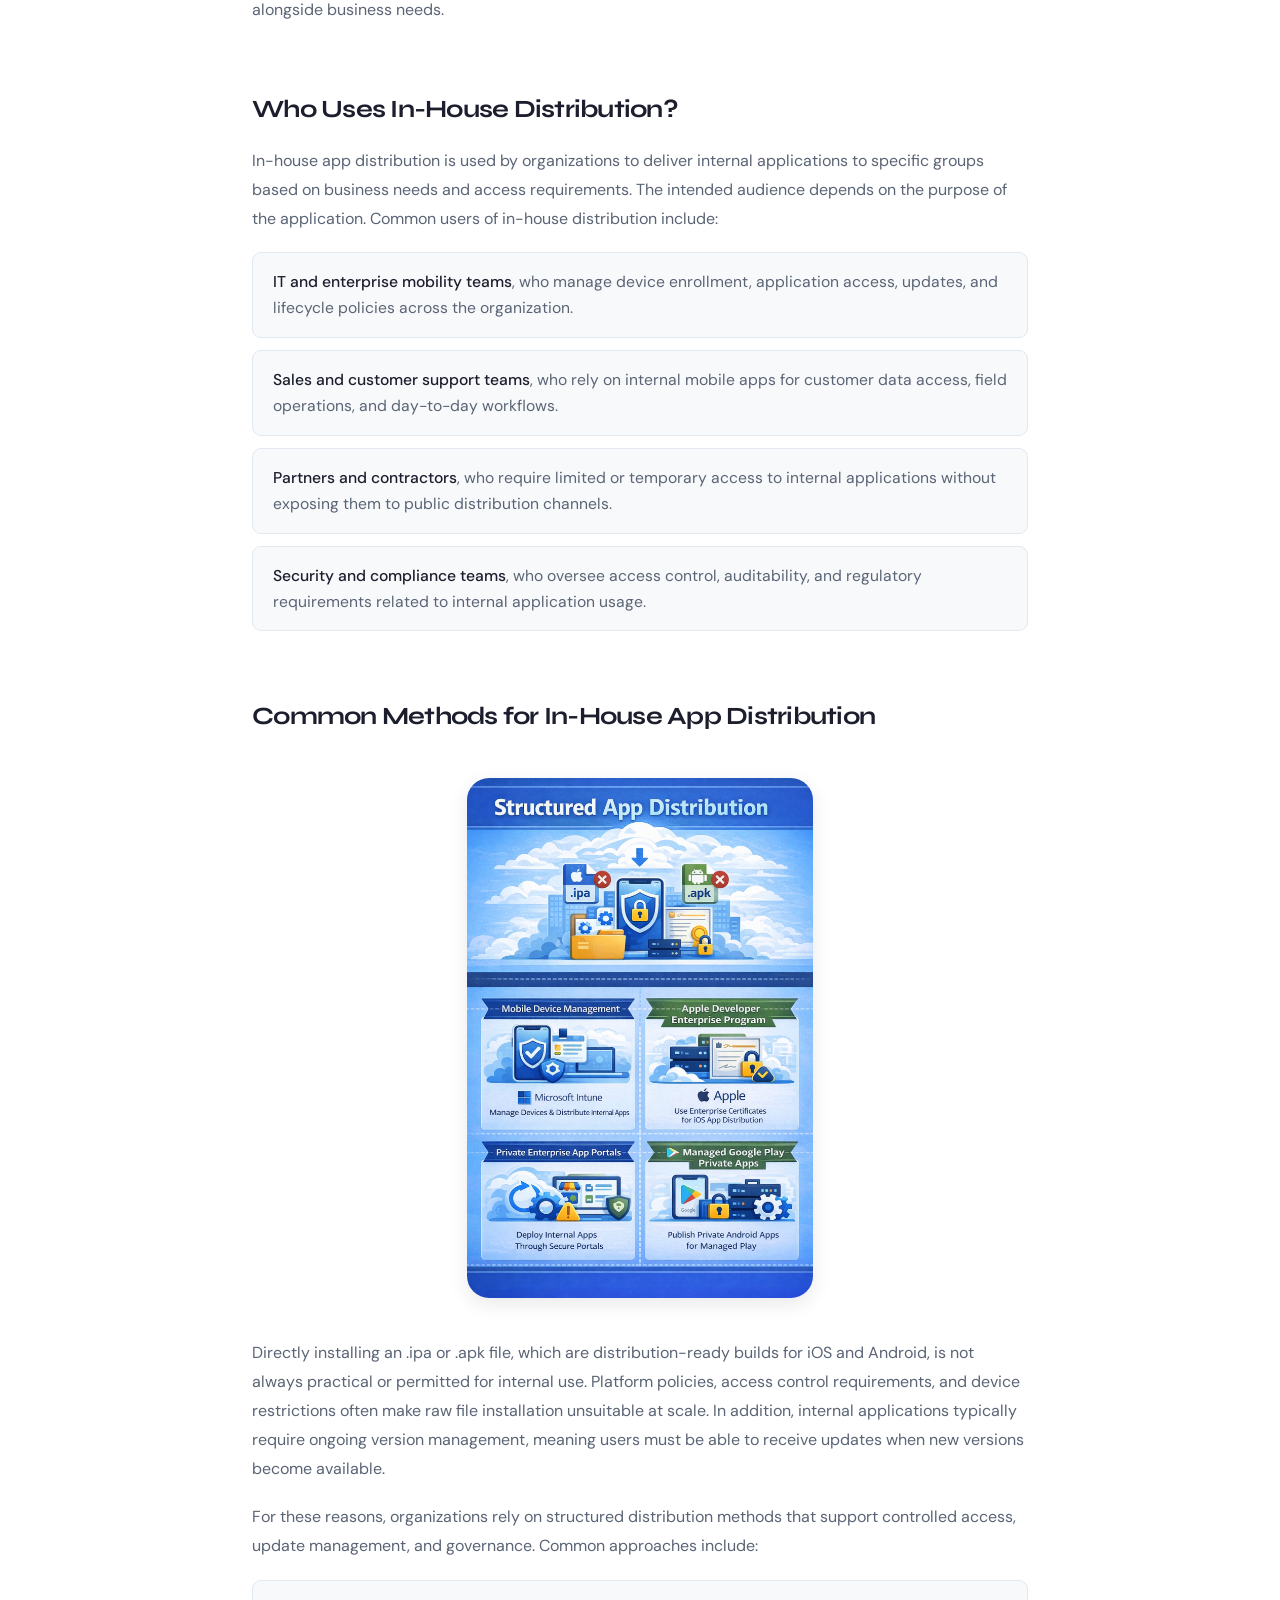
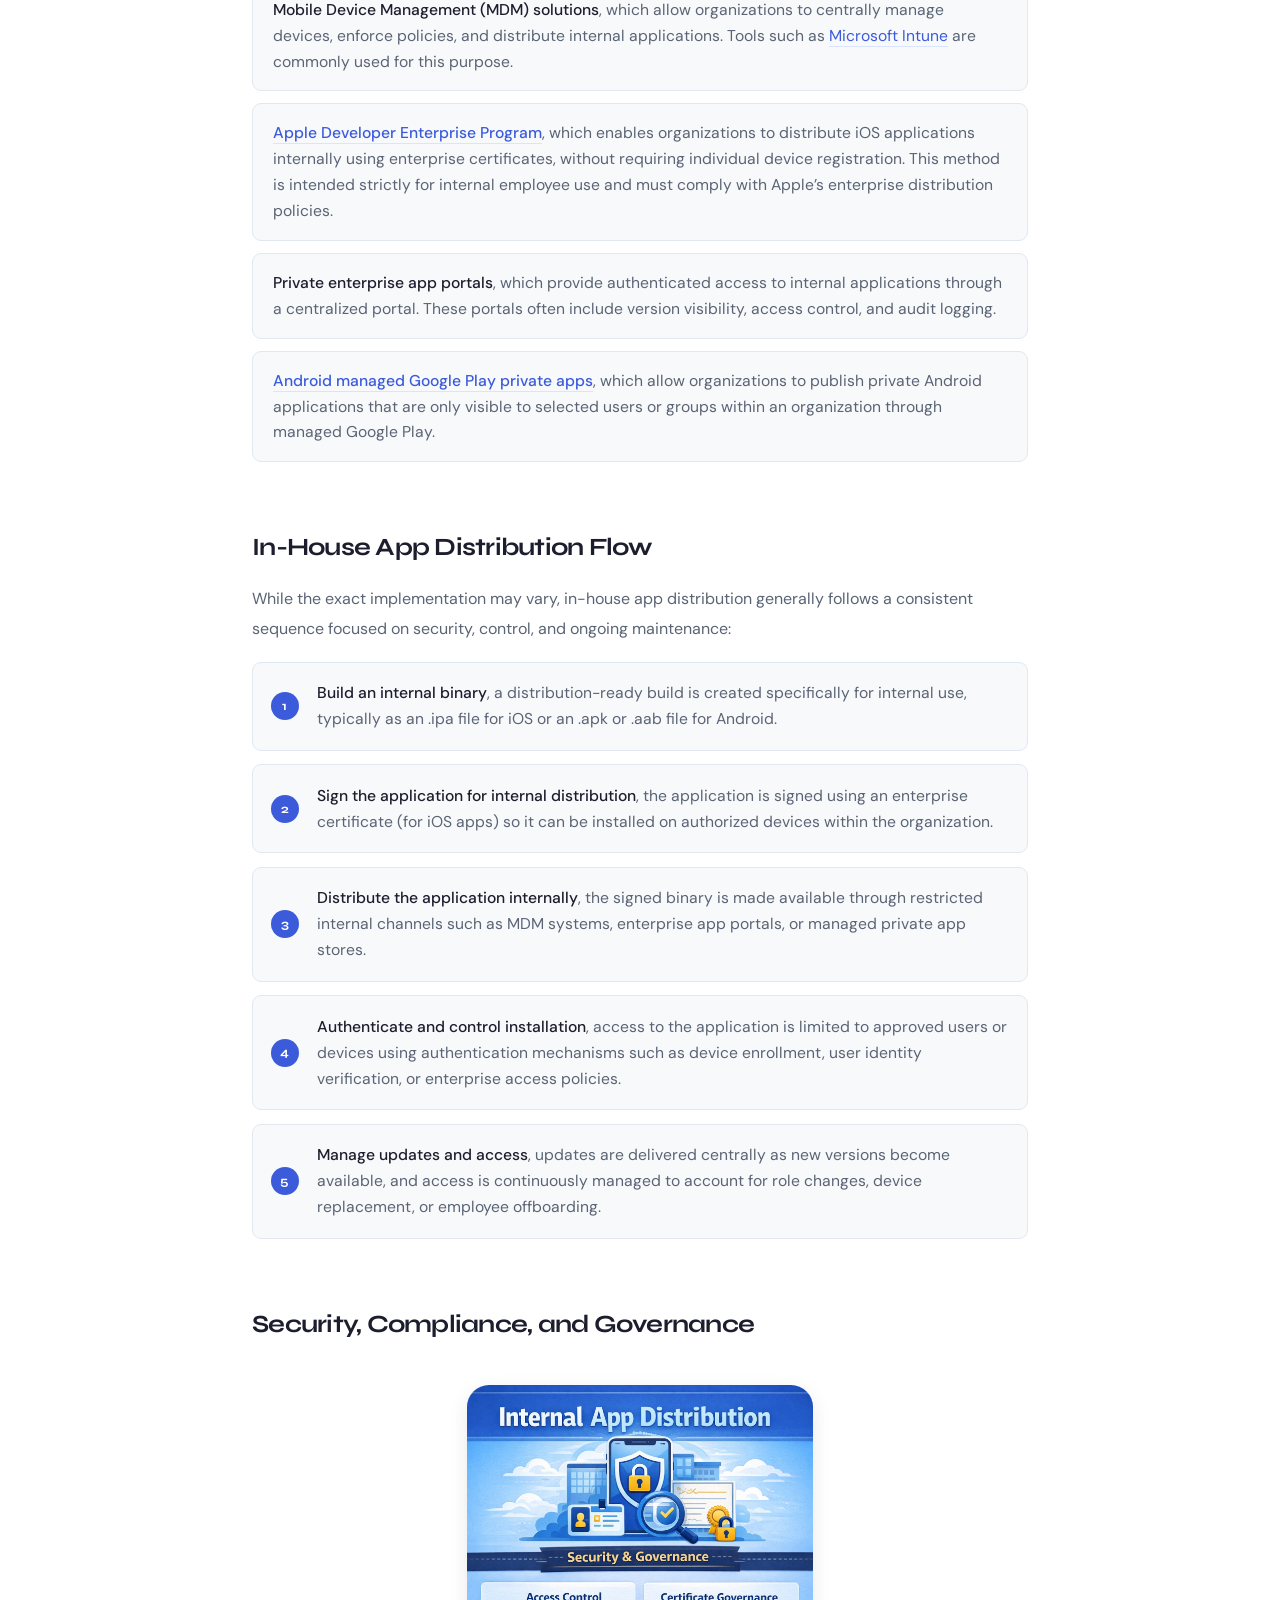
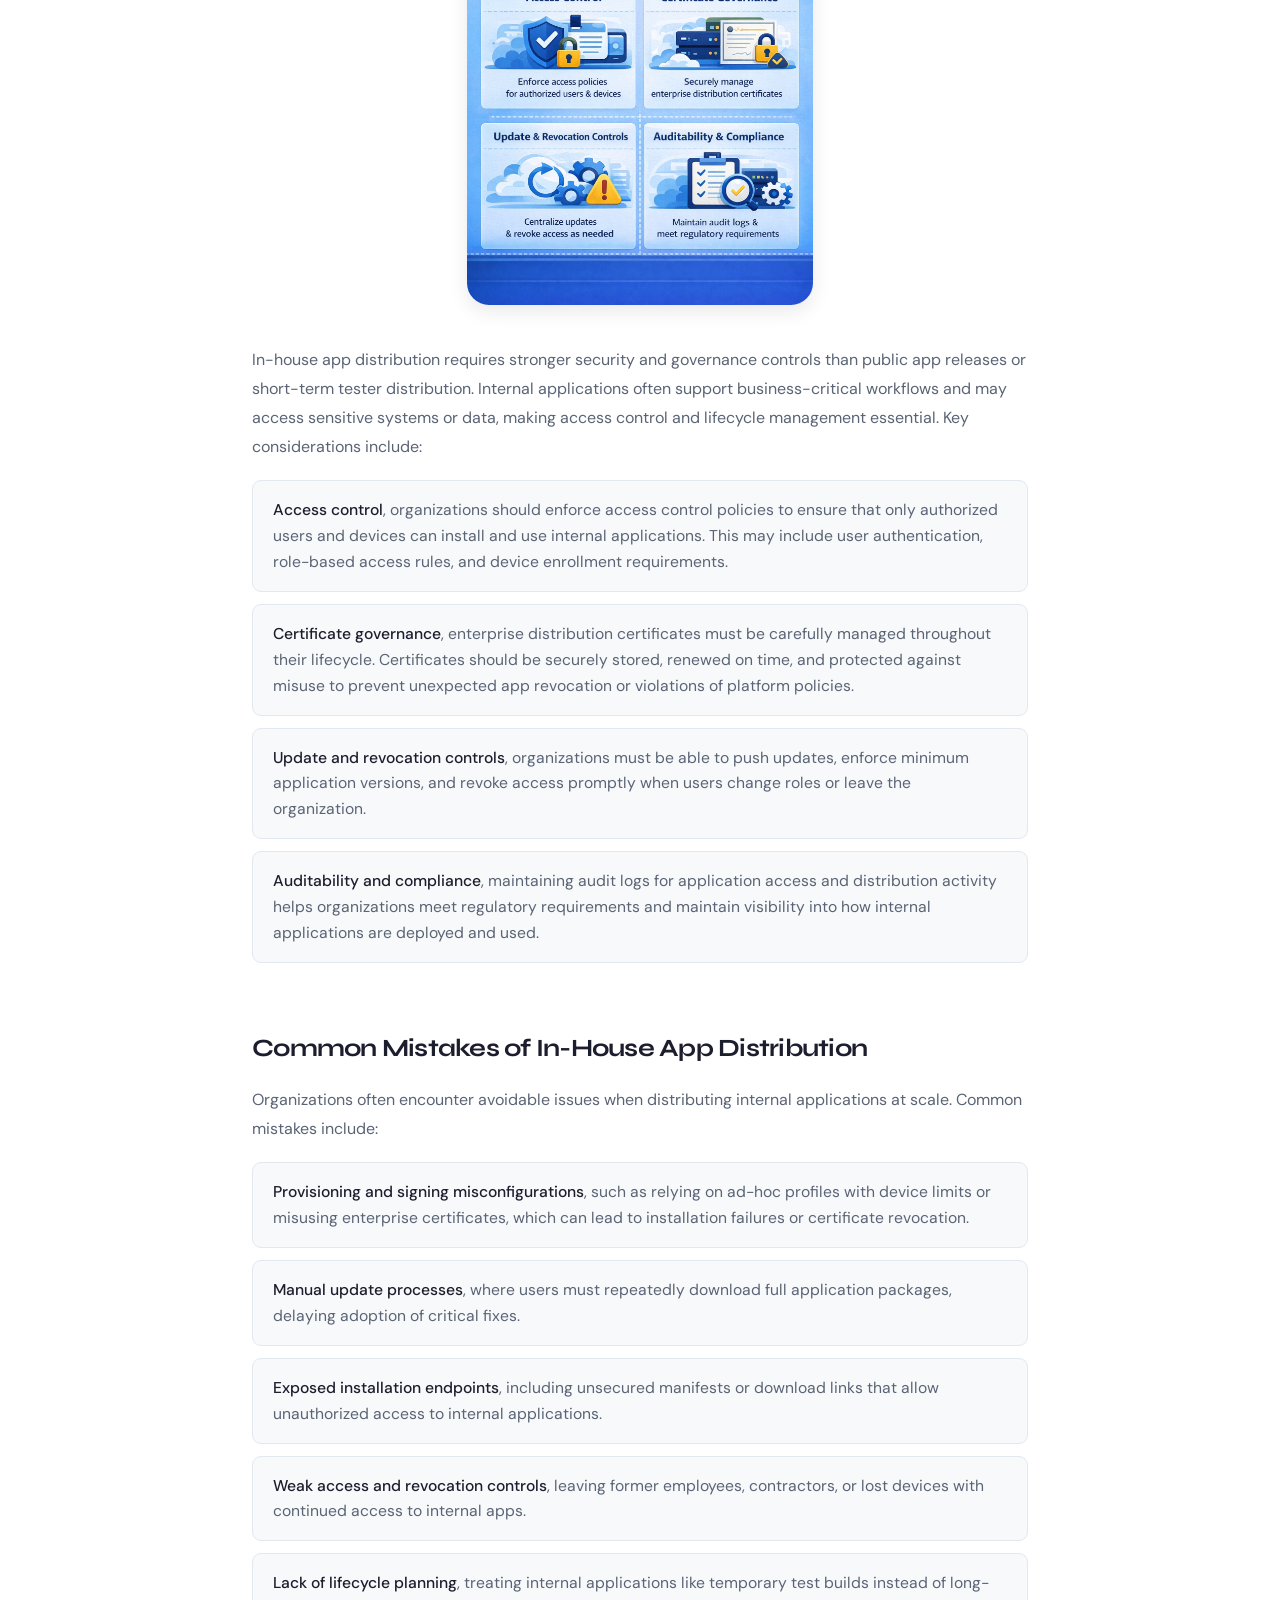
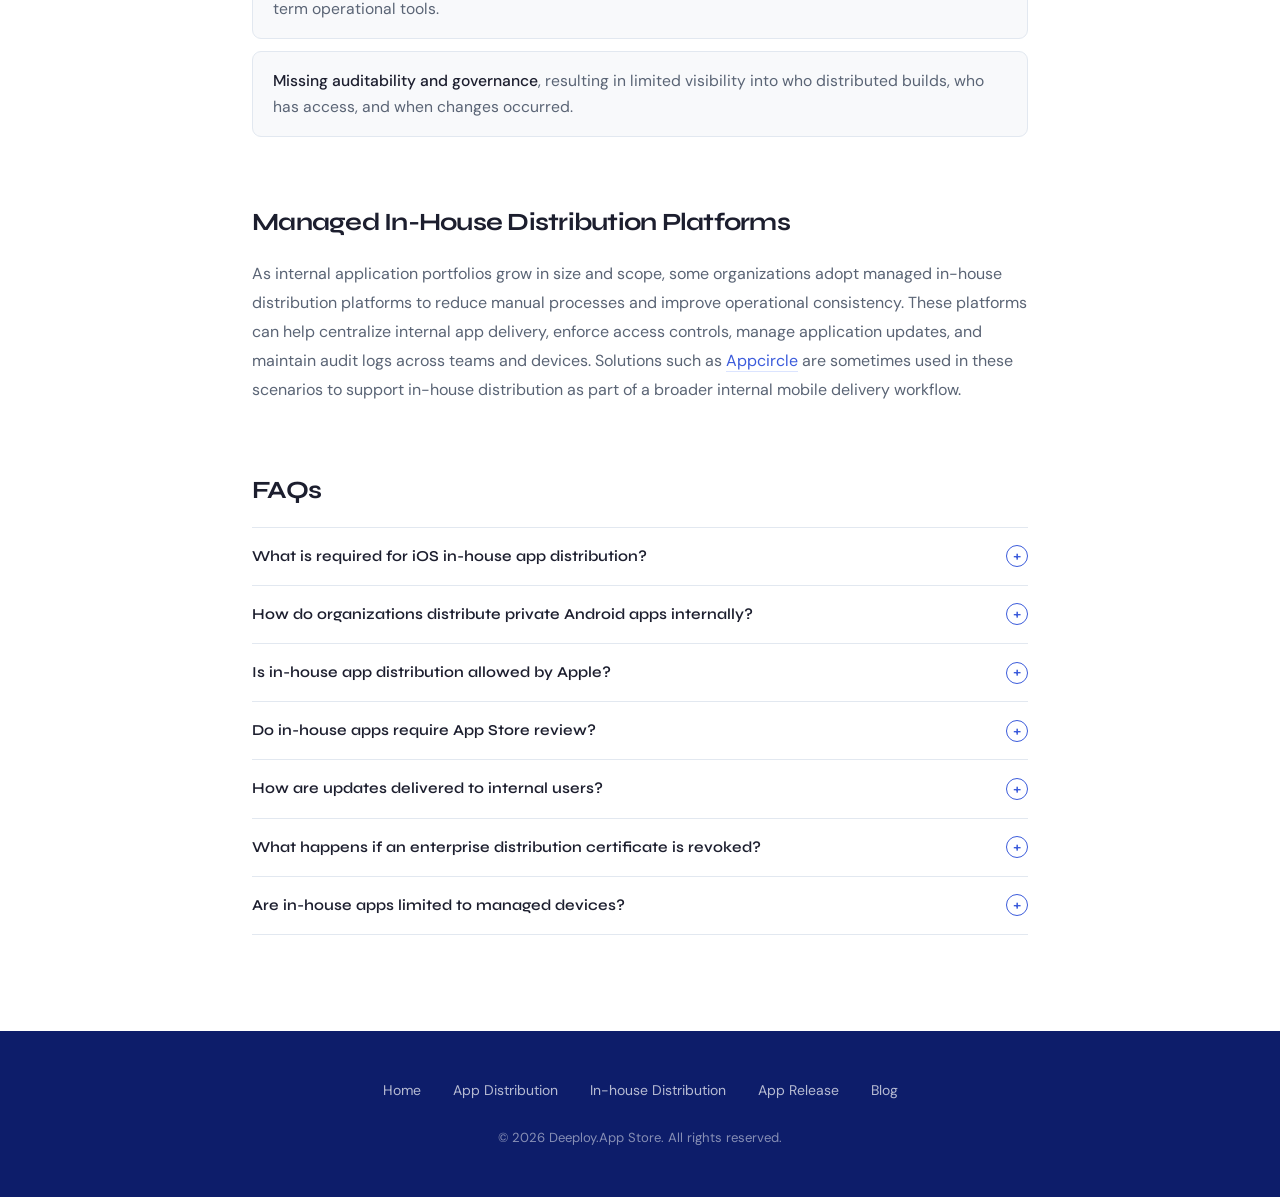
<file: in-house-app-distribution/index.html>
<!DOCTYPE html>
<html lang="en">
<head>
  <meta charset="UTF-8">
  <meta name="viewport" content="width=device-width, initial-scale=1.0">
  <title>In-house App Distribution — Deeploy.App Store</title>
  <meta name="description" content="In-house app distribution delivers mobile applications privately to employees, contractors, or partners without publishing them to public app stores.">
  <meta name="robots" content="index, follow">
  <link rel="canonical" href="https://deeploy.app/in-house-app-distribution/">
  <meta property="og:title" content="In-house App Distribution — Deeploy.App Store">
  <meta property="og:type" content="article">
  <meta property="og:url" content="https://deeploy.app/in-house-app-distribution/">
  <link rel="icon" href="/assets/images/deeploy-favicon.png" type="image/png">
  <link rel="stylesheet" href="../assets/style.css">
</head>
<body>

<nav class="nav">
  <div class="nav-inner">
    <a href="/" class="nav-logo">Deeploy<span>.App</span> Store</a>
    <ul class="nav-links" id="nav-links">
      <li><a href="/app-distribution-to-testers/">App Distribution</a></li>
      <li><a href="/in-house-app-distribution/" class="active">In-house Distribution</a></li>
      <li><a href="/app-release/">App Release</a></li>
      <li><a href="/blog/">Blog</a></li>
    </ul>
    <button class="nav-burger" id="nav-burger" aria-label="Toggle menu">
      <svg width="22" height="22" viewBox="0 0 22 22" fill="none">
        <rect y="4"  width="22" height="2" rx="1" fill="white"/>
        <rect y="10" width="22" height="2" rx="1" fill="white"/>
        <rect y="16" width="22" height="2" rx="1" fill="white"/>
      </svg>
    </button>
  </div>
</nav>

<header class="page-hero">
  <div class="page-hero-dots"></div>
  <div class="page-hero-content">
    <h1>In-House App Distribution</h1>
    <p>Deliver internal mobile applications securely to employees, contractors, and partners, without the public app stores.</p>
  </div>
</header>

<main>
  <article class="article">

    <h2>What Is In-House App Distribution?</h2>
    <img src="../assets/images/in-house-app-distribution.png" alt="In-house App Distribution illustration" loading="lazy">
    <p>In-house app distribution, also known as internal app distribution, describes how organizations deliver mobile applications to a defined group of users, such as employees, contractors, or business partners. These applications are not intended for public audiences and are not published to public app stores. Instead, they are distributed privately within an organization for operational or business purposes.</p>
    <p>Unlike app distribution to testers, which focuses on short-term pre-release validation, in-house app distribution supports long-term internal use. Internal applications are typically installed, updated, and maintained over time as part of day-to-day business workflows.</p>

    <h2>Why In-House App Distribution Matters</h2>
    <p>Many organizations rely on mobile applications to support internal operations, including field work, sales, customer support, and internal tooling. In-house app distribution allows these applications to be delivered securely without exposing them to public marketplaces or external users.</p>
    <p>By using internal distribution, teams can control who has access to an application, manage updates centrally, and reduce dependency on app store review cycles. This approach improves operational efficiency, supports compliance requirements, and enables faster iteration for internal tools that evolve alongside business needs.</p>

    <h2>Who Uses In-House Distribution?</h2>
    <p>In-house app distribution is used by organizations to deliver internal applications to specific groups based on business needs and access requirements. The intended audience depends on the purpose of the application. Common users of in-house distribution include:</p>
    <ul class="card-list">
      <li><strong>IT and enterprise mobility teams</strong>, who manage device enrollment, application access, updates, and lifecycle policies across the organization.</li>
      <li><strong>Sales and customer support teams</strong>, who rely on internal mobile apps for customer data access, field operations, and day-to-day workflows.</li>
      <li><strong>Partners and contractors</strong>, who require limited or temporary access to internal applications without exposing them to public distribution channels.</li>
      <li><strong>Security and compliance teams</strong>, who oversee access control, auditability, and regulatory requirements related to internal application usage.</li>
    </ul>

    <h2>Common Methods for In-House App Distribution</h2>
    <img src="../assets/images/in-house-distribution-methods.png" alt="In-house distribution methods" loading="lazy">
    <p>Directly installing an .ipa or .apk file, which are distribution-ready builds for iOS and Android, is not always practical or permitted for internal use. Platform policies, access control requirements, and device restrictions often make raw file installation unsuitable at scale. In addition, internal applications typically require ongoing version management, meaning users must be able to receive updates when new versions become available.</p>
    <p>For these reasons, organizations rely on structured distribution methods that support controlled access, update management, and governance. Common approaches include:</p>
    <ul class="card-list">
      <li><strong>Mobile Device Management (MDM) solutions</strong>, which allow organizations to centrally manage devices, enforce policies, and distribute internal applications. Tools such as <a href="https://www.microsoft.com/en-us/security/business/microsoft-intune" target="_blank" rel="noopener">Microsoft Intune</a> are commonly used for this purpose.</li>
      <li><strong><a href="https://developer.apple.com/programs/enterprise/" target="_blank" rel="noopener">Apple Developer Enterprise Program</a></strong>, which enables organizations to distribute iOS applications internally using enterprise certificates, without requiring individual device registration. This method is intended strictly for internal employee use and must comply with Apple’s enterprise distribution policies.</li>
      <li><strong>Private enterprise app portals</strong>, which provide authenticated access to internal applications through a centralized portal. These portals often include version visibility, access control, and audit logging.</li>
      <li><strong><a href="https://support.google.com/a/answer/2494992" target="_blank" rel="noopener">Android managed Google Play private apps</a></strong>, which allow organizations to publish private Android applications that are only visible to selected users or groups within an organization through managed Google Play.</li>
    </ul>

    <h2>In-House App Distribution Flow</h2>
    <p>While the exact implementation may vary, in-house app distribution generally follows a consistent sequence focused on security, control, and ongoing maintenance:</p>
    <ol class="steps">
      <li><strong>Build an internal binary</strong>, a distribution-ready build is created specifically for internal use, typically as an .ipa file for iOS or an .apk or .aab file for Android.</li>
      <li><strong>Sign the application for internal distribution</strong>, the application is signed using an enterprise certificate (for iOS apps) so it can be installed on authorized devices within the organization.</li>
      <li><strong>Distribute the application internally</strong>, the signed binary is made available through restricted internal channels such as MDM systems, enterprise app portals, or managed private app stores.</li>
      <li><strong>Authenticate and control installation</strong>, access to the application is limited to approved users or devices using authentication mechanisms such as device enrollment, user identity verification, or enterprise access policies.</li>
      <li><strong>Manage updates and access</strong>, updates are delivered centrally as new versions become available, and access is continuously managed to account for role changes, device replacement, or employee offboarding.</li>
    </ol>

    <h2>Security, Compliance, and Governance</h2>
    <img src="../assets/images/internal-app-distribution-security.png" alt="Internal app distribution security" loading="lazy">
    <p>In-house app distribution requires stronger security and governance controls than public app releases or short-term tester distribution. Internal applications often support business-critical workflows and may access sensitive systems or data, making access control and lifecycle management essential. Key considerations include:</p>
    <ul class="card-list">
      <li><strong>Access control</strong>, organizations should enforce access control policies to ensure that only authorized users and devices can install and use internal applications. This may include user authentication, role-based access rules, and device enrollment requirements.</li>
      <li><strong>Certificate governance</strong>, enterprise distribution certificates must be carefully managed throughout their lifecycle. Certificates should be securely stored, renewed on time, and protected against misuse to prevent unexpected app revocation or violations of platform policies.</li>
      <li><strong>Update and revocation controls</strong>, organizations must be able to push updates, enforce minimum application versions, and revoke access promptly when users change roles or leave the organization.</li>
      <li><strong>Auditability and compliance</strong>, maintaining audit logs for application access and distribution activity helps organizations meet regulatory requirements and maintain visibility into how internal applications are deployed and used.</li>
    </ul>

    <h2>Common Mistakes of In-House App Distribution</h2>
    <p>Organizations often encounter avoidable issues when distributing internal applications at scale. Common mistakes include:</p>
    <ul class="card-list">
      <li><strong>Provisioning and signing misconfigurations</strong>, such as relying on ad-hoc profiles with device limits or misusing enterprise certificates, which can lead to installation failures or certificate revocation.</li>
      <li><strong>Manual update processes</strong>, where users must repeatedly download full application packages, delaying adoption of critical fixes.</li>
      <li><strong>Exposed installation endpoints</strong>, including unsecured manifests or download links that allow unauthorized access to internal applications.</li>
      <li><strong>Weak access and revocation controls</strong>, leaving former employees, contractors, or lost devices with continued access to internal apps.</li>
      <li><strong>Lack of lifecycle planning</strong>, treating internal applications like temporary test builds instead of long-term operational tools.</li>
      <li><strong>Missing auditability and governance</strong>, resulting in limited visibility into who distributed builds, who has access, and when changes occurred.</li>
    </ul>

    <h2>Managed In-House Distribution Platforms</h2>
    <p>As internal application portfolios grow in size and scope, some organizations adopt managed in-house distribution platforms to reduce manual processes and improve operational consistency. These platforms can help centralize internal app delivery, enforce access controls, manage application updates, and maintain audit logs across teams and devices. Solutions such as <a href="https://appcircle.io/enterprise-app-store" target="_blank" rel="noopener">Appcircle</a> are sometimes used in these scenarios to support in-house distribution as part of a broader internal mobile delivery workflow.</p>

    <h2>FAQs</h2>
    <div class="faq" id="faq">

      <div class="faq-item">
        <button class="faq-q">What is required for iOS in-house app distribution?<span class="faq-icon">+</span></button>
        <div class="faq-a">To distribute iOS applications internally, organizations must enroll in the Apple Developer Enterprise Program. This program is intended for internal employee use only. Organizations create an enterprise distribution certificate and in-house provisioning profile to sign applications, which allows apps to be installed without going through App Store review.</div>
      </div>

      <div class="faq-item">
        <button class="faq-q">How do organizations distribute private Android apps internally?<span class="faq-icon">+</span></button>
        <div class="faq-a">Private Android apps are typically distributed using Managed Google Play, which allows organizations to publish apps that are only visible to selected users or groups. These apps can then be deployed to managed devices using enterprise mobility or device management solutions.</div>
      </div>

      <div class="faq-item">
        <button class="faq-q">Is in-house app distribution allowed by Apple?<span class="faq-icon">+</span></button>
        <div class="faq-a">Yes, Apple allows in-house app distribution through the Apple Developer Enterprise Program, provided that applications are distributed only to employees within the organization. Distributing enterprise-signed apps outside the organization violates Apple's policies and may result in certificate revocation.</div>
      </div>

      <div class="faq-item">
        <button class="faq-q">Do in-house apps require App Store review?<span class="faq-icon">+</span></button>
        <div class="faq-a">No. In-house applications distributed through enterprise programs do not go through App Store review. However, organizations are still responsible for ensuring that internal apps comply with platform security, privacy, and usage policies.</div>
      </div>

      <div class="faq-item">
        <button class="faq-q">How are updates delivered to internal users?<span class="faq-icon">+</span></button>
        <div class="faq-a">Updates are typically delivered through managed distribution channels such as MDM systems, enterprise app portals, or private app stores. These systems allow organizations to notify users of new versions, enforce minimum versions, or push updates automatically. Some teams also integrate internal distribution into CI or mobile delivery workflows using platforms such as <a href="https://docs.appcircle.io/enterprise-app-store/in-app-updates" target="_blank" rel="noopener">Appcircle</a> to streamline build, signing, and update processes.</div>
      </div>

      <div class="faq-item">
        <button class="faq-q">What happens if an enterprise distribution certificate is revoked?<span class="faq-icon">+</span></button>
        <div class="faq-a">If an enterprise certificate is revoked, all applications signed with that certificate may stop functioning. This can disrupt internal operations, which is why careful certificate management and policy compliance are critical for in-house distribution.</div>
      </div>

      <div class="faq-item">
        <button class="faq-q">Are in-house apps limited to managed devices?<span class="faq-icon">+</span></button>
        <div class="faq-a">Not always, but many organizations restrict in-house app access to managed or enrolled devices to improve security and compliance. Device management helps enforce policies, control updates, and revoke access when necessary.</div>
      </div>

    </div>

  </article>
</main>

<footer class="footer">
  <ul class="footer-nav">
    <li><a href="/">Home</a></li>
    <li><a href="/app-distribution-to-testers/">App Distribution</a></li>
    <li><a href="/in-house-app-distribution/">In-house Distribution</a></li>
    <li><a href="/app-release/">App Release</a></li>
    <li><a href="/blog/">Blog</a></li>
  </ul>
  <p class="footer-copy">&copy; <span id="yr"></span> Deeploy.App Store. All rights reserved.</p>
</footer>

<script>
  document.getElementById('yr').textContent = new Date().getFullYear();
  document.getElementById('nav-burger').addEventListener('click', () => {
    document.getElementById('nav-links').classList.toggle('open');
  });
  document.querySelectorAll('.faq-q').forEach(btn => {
    btn.addEventListener('click', () => {
      const item = btn.closest('.faq-item');
      const wasOpen = item.classList.contains('open');
      document.querySelectorAll('.faq-item.open').forEach(i => i.classList.remove('open'));
      if (!wasOpen) item.classList.add('open');
    });
  });
</script>
</body>
</html>
</file>
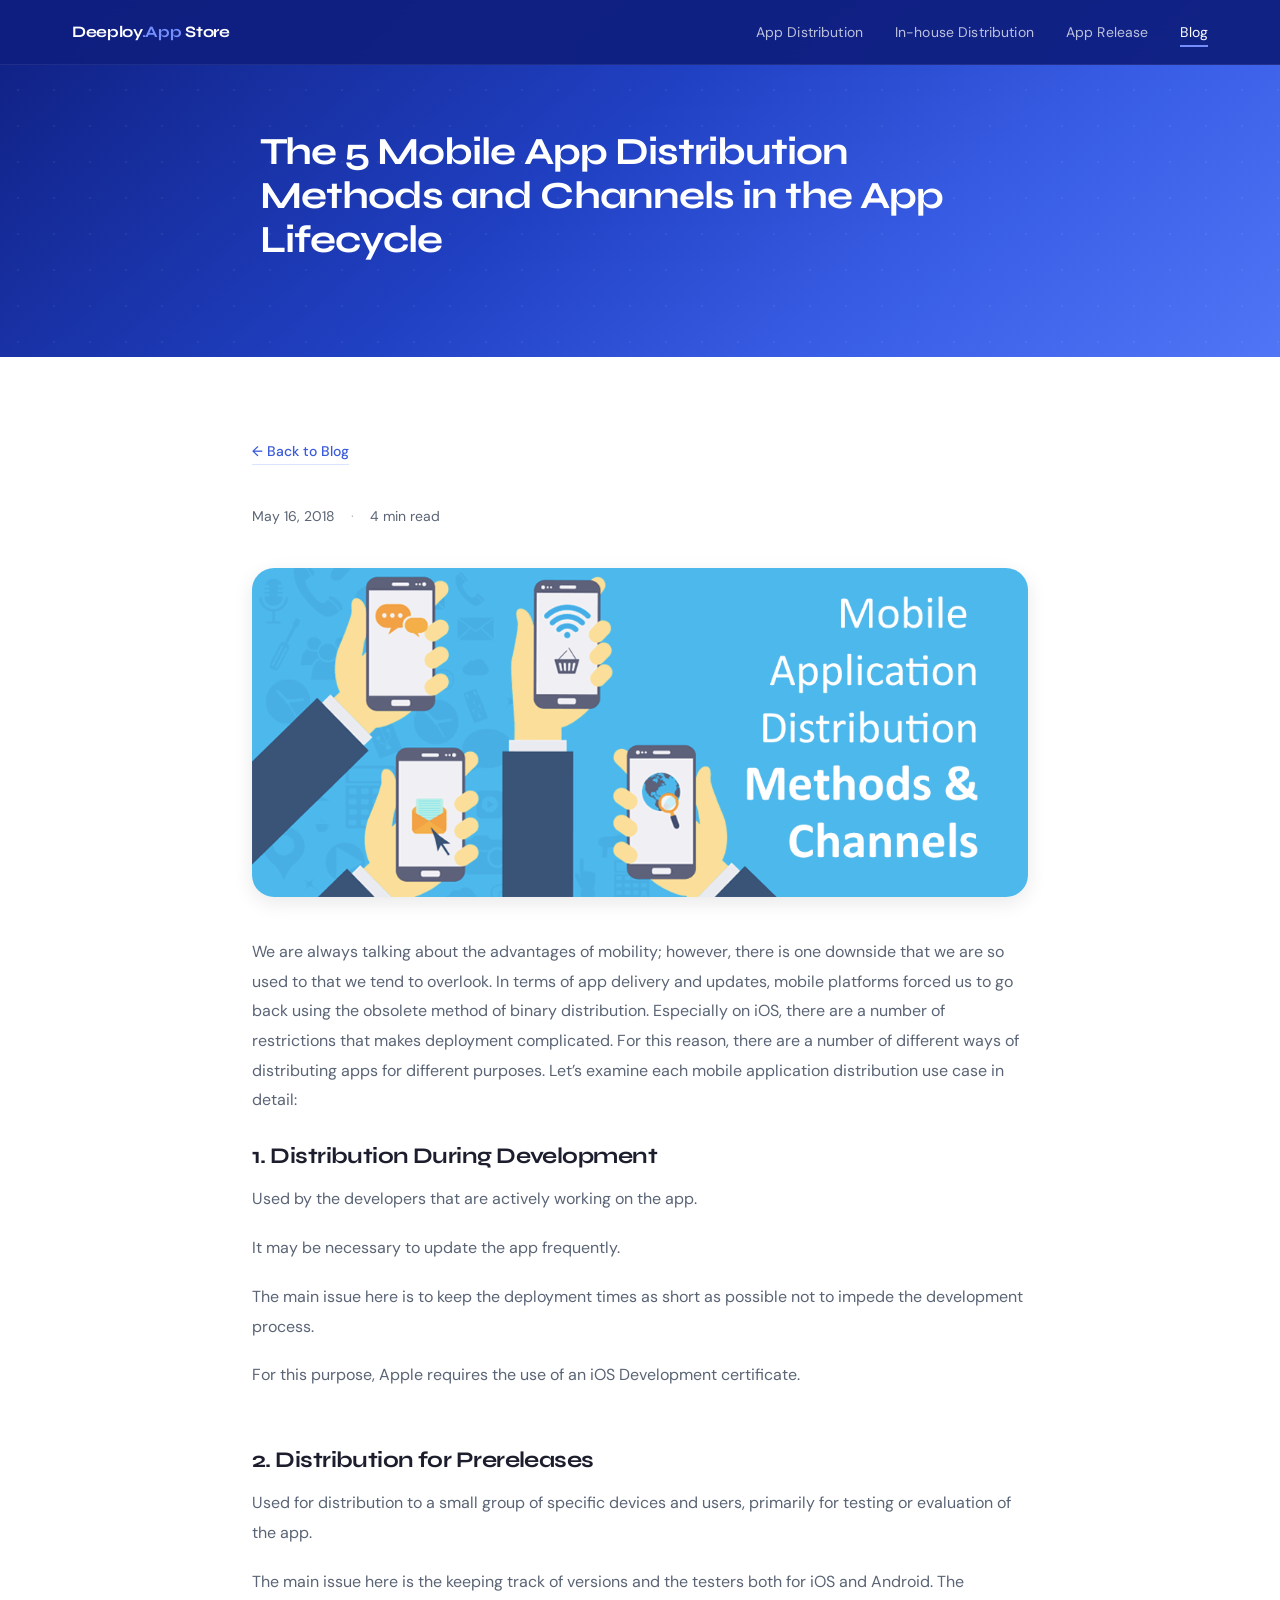
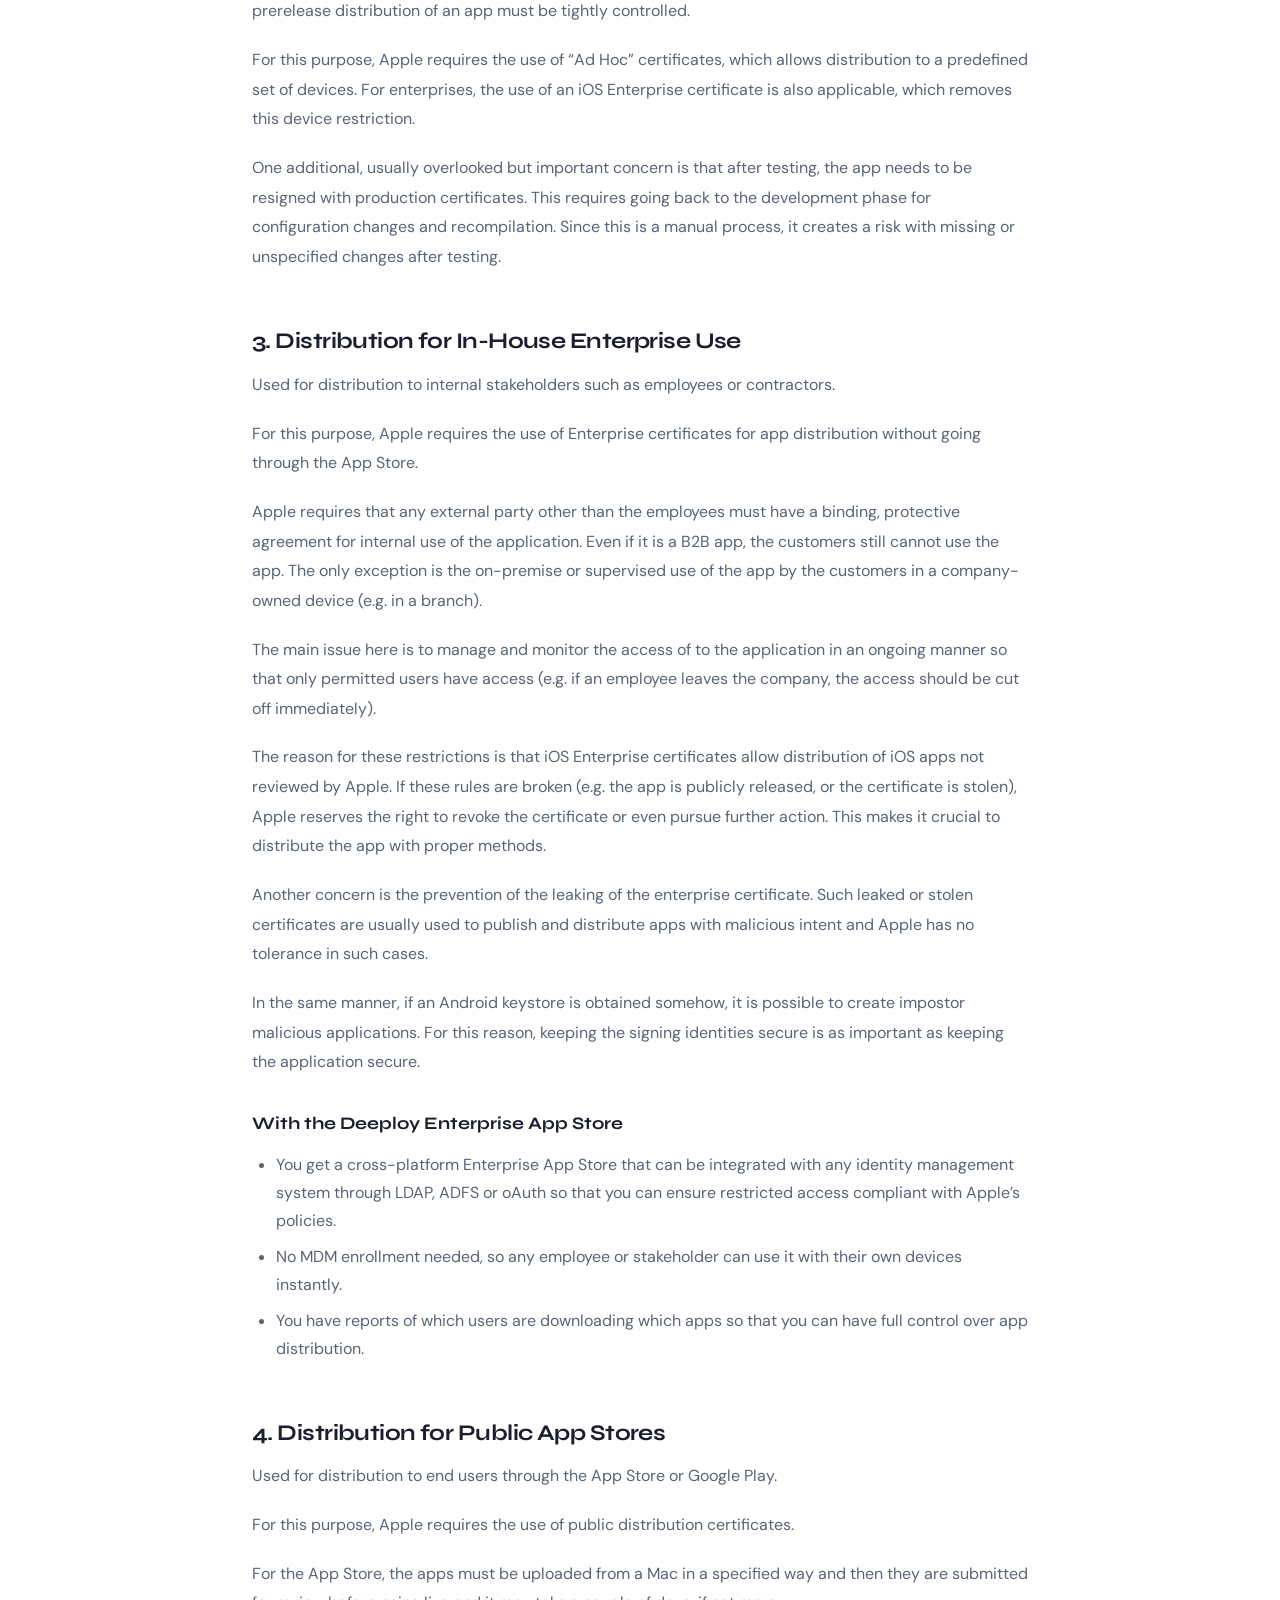
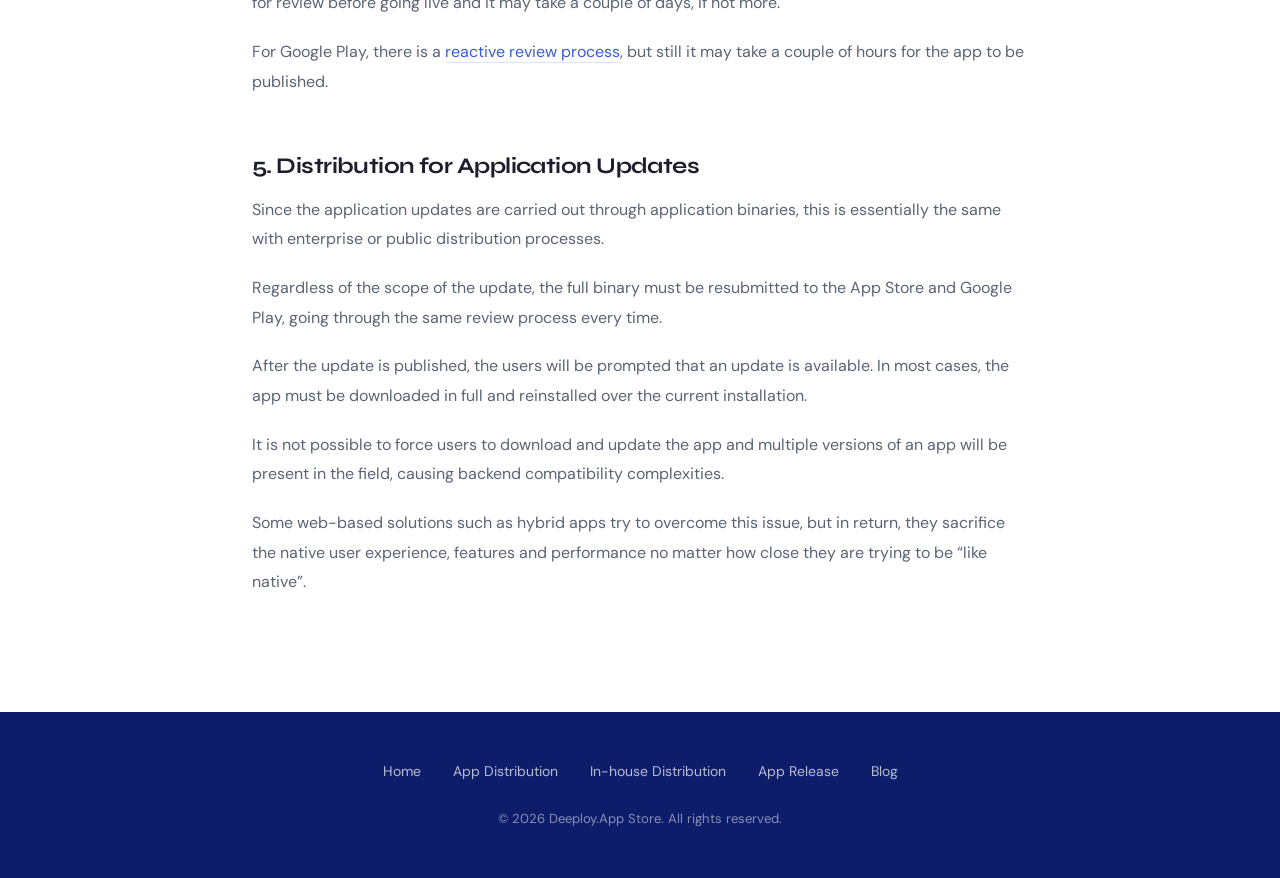
<file: mobile-app-distribution-methods-channels-app-lifecycle/index.html>
<!DOCTYPE html>
<html lang="en">
<head>
  <meta charset="UTF-8">
  <meta name="viewport" content="width=device-width, initial-scale=1.0">
  <title>The 5 Mobile App Distribution Methods and Channels in the App Lifecycle — Deeploy.App</title>
  <meta name="description" content="There are a number of different ways of distributing apps for different purposes. Learn about each mobile application distribution use case in detail.">
  <meta name="robots" content="index, follow">
  <link rel="canonical" href="https://deeploy.app/mobile-app-distribution-methods-channels-app-lifecycle/">
  <link rel="icon" href="/assets/images/deeploy-favicon.png" type="image/png">
  <link rel="stylesheet" href="../assets/style.css">
</head>
<body>
<nav class="nav">
  <div class="nav-inner">
    <a href="/" class="nav-logo">Deeploy<span>.App</span> Store</a>
    <ul class="nav-links" id="nav-links">
      <li><a href="/app-distribution-to-testers/">App Distribution</a></li>
      <li><a href="/in-house-app-distribution/">In-house Distribution</a></li>
      <li><a href="/app-release/">App Release</a></li>
      <li><a href="/blog/" class="active">Blog</a></li>
    </ul>
    <button class="nav-burger" id="nav-burger" aria-label="Toggle menu">
      <svg width="22" height="22" viewBox="0 0 22 22" fill="none"><rect y="4" width="22" height="2" rx="1" fill="white"/><rect y="10" width="22" height="2" rx="1" fill="white"/><rect y="16" width="22" height="2" rx="1" fill="white"/></svg>
    </button>
  </div>
</nav>

<header class="page-hero">
  <div class="page-hero-dots"></div>
  <div class="page-hero-content">
    <h1>The 5 Mobile App Distribution Methods and Channels in the App Lifecycle</h1>
  </div>
</header>

<main>
  <article class="article">
    <a href="/blog/" class="post-back">← Back to Blog</a>
    <div class="post-meta">
      <span>May 16, 2018</span>
      <span class="post-meta-sep">·</span>
      <span>4 min read</span>
    </div>
    <img src="../assets/images/mobile-app-distribution-methods.png" alt="Mobile App Distribution Methods" loading="lazy">

    <div class="post-body">
      <p>We are always talking about the advantages of mobility; however, there is one downside that we are so used to that we tend to overlook. In terms of app delivery and updates, mobile platforms forced us to go back using the obsolete method of binary distribution. Especially on iOS, there are a number of restrictions that makes deployment complicated. For this reason, there are a number of different ways of distributing apps for different purposes. Let’s examine each mobile application distribution use case in detail:</p>

      <h2>1. Distribution During Development</h2>
      <p>Used by the developers that are actively working on the app.</p>
      <p>It may be necessary to update the app frequently.</p>
      <p>The main issue here is to keep the deployment times as short as possible not to impede the development process.</p>
      <p>For this purpose, Apple requires the use of an iOS Development certificate.</p>

      <h2>2. Distribution for Prereleases</h2>
      <p>Used for distribution to a small group of specific devices and users, primarily for testing or evaluation of the app.</p>
      <p>The main issue here is the keeping track of versions and the testers both for iOS and Android. The prerelease distribution of an app must be tightly controlled.</p>
      <p>For this purpose, Apple requires the use of “Ad Hoc” certificates, which allows distribution to a predefined set of devices. For enterprises, the use of an iOS Enterprise certificate is also applicable, which removes this device restriction.</p>
      <p>One additional, usually overlooked but important concern is that after testing, the app needs to be resigned with production certificates. This requires going back to the development phase for configuration changes and recompilation. Since this is a manual process, it creates a risk with missing or unspecified changes after testing.</p>

      <h2>3. Distribution for In-House Enterprise Use</h2>
      <p>Used for distribution to internal stakeholders such as employees or contractors.</p>
      <p>For this purpose, Apple requires the use of Enterprise certificates for app distribution without going through the App Store.</p>
      <p>Apple requires that any external party other than the employees must have a binding, protective agreement for internal use of the application. Even if it is a B2B app, the customers still cannot use the app. The only exception is the on-premise or supervised use of the app by the customers in a company-owned device (e.g. in a branch).</p>
      <p>The main issue here is to manage and monitor the access of to the application in an ongoing manner so that only permitted users have access (e.g. if an employee leaves the company, the access should be cut off immediately).</p>
      <p>The reason for these restrictions is that iOS Enterprise certificates allow distribution of iOS apps not reviewed by Apple. If these rules are broken (e.g. the app is publicly released, or the certificate is stolen), Apple reserves the right to revoke the certificate or even pursue further action. This makes it crucial to distribute the app with proper methods.</p>
      <p>Another concern is the prevention of the leaking of the enterprise certificate. Such leaked or stolen certificates are usually used to publish and distribute apps with malicious intent and Apple has no tolerance in such cases.</p>
      <p>In the same manner, if an Android keystore is obtained somehow, it is possible to create impostor malicious applications. For this reason, keeping the signing identities secure is as important as keeping the application secure.</p>

      <h3>With the Deeploy Enterprise App Store</h3>
      <ul>
        <li>You get a cross-platform Enterprise App Store that can be integrated with any identity management system through LDAP, ADFS or oAuth so that you can ensure restricted access compliant with Apple’s policies.</li>
        <li>No MDM enrollment needed, so any employee or stakeholder can use it with their own devices instantly.</li>
        <li>You have reports of which users are downloading which apps so that you can have full control over app distribution.</li>
      </ul>

      <h2>4. Distribution for Public App Stores</h2>
      <p>Used for distribution to end users through the App Store or Google Play.</p>
      <p>For this purpose, Apple requires the use of public distribution certificates.</p>
      <p>For the App Store, the apps must be uploaded from a Mac in a specified way and then they are submitted for review before going live and it may take a couple of days, if not more.</p>
      <p>For Google Play, there is a <a href="https://appcircle.io/guides/android/android-releases" target="_blank" rel="noopener">reactive review process</a>, but still it may take a couple of hours for the app to be published.</p>

      <h2>5. Distribution for Application Updates</h2>
      <p>Since the application updates are carried out through application binaries, this is essentially the same with enterprise or public distribution processes.</p>
      <p>Regardless of the scope of the update, the full binary must be resubmitted to the App Store and Google Play, going through the same review process every time.</p>
      <p>After the update is published, the users will be prompted that an update is available. In most cases, the app must be downloaded in full and reinstalled over the current installation.</p>
      <p>It is not possible to force users to download and update the app and multiple versions of an app will be present in the field, causing backend compatibility complexities.</p>
      <p>Some web-based solutions such as hybrid apps try to overcome this issue, but in return, they sacrifice the native user experience, features and performance no matter how close they are trying to be “like native”.</p>
    </div>
  </article>
</main>

<footer class="footer">
  <ul class="footer-nav">
    <li><a href="/">Home</a></li>
    <li><a href="/app-distribution-to-testers/">App Distribution</a></li>
    <li><a href="/in-house-app-distribution/">In-house Distribution</a></li>
    <li><a href="/app-release/">App Release</a></li>
    <li><a href="/blog/">Blog</a></li>
  </ul>
  <p class="footer-copy">&copy; <span id="yr"></span> Deeploy.App Store. All rights reserved.</p>
</footer>
<script>
  document.getElementById('yr').textContent = new Date().getFullYear();
  document.getElementById('nav-burger').addEventListener('click', () => document.getElementById('nav-links').classList.toggle('open'));
</script>
</body>
</html>
</file>
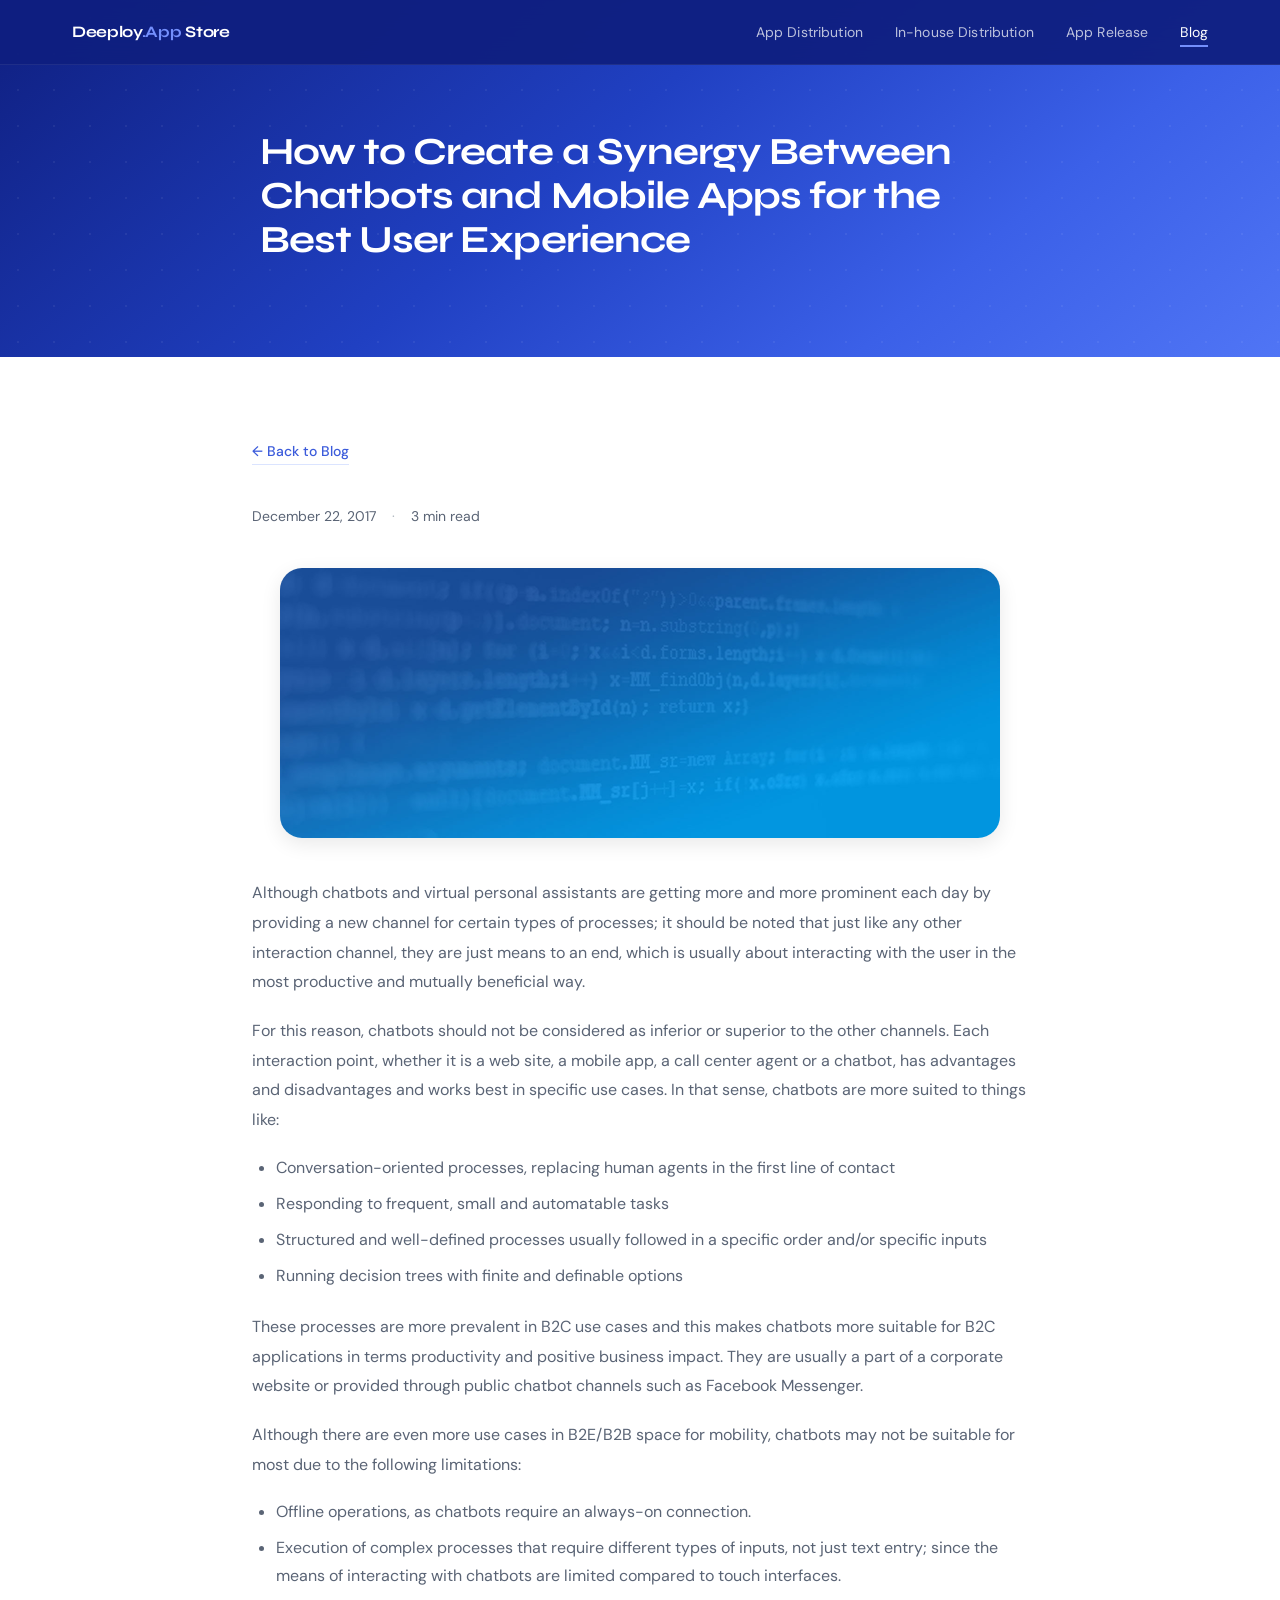
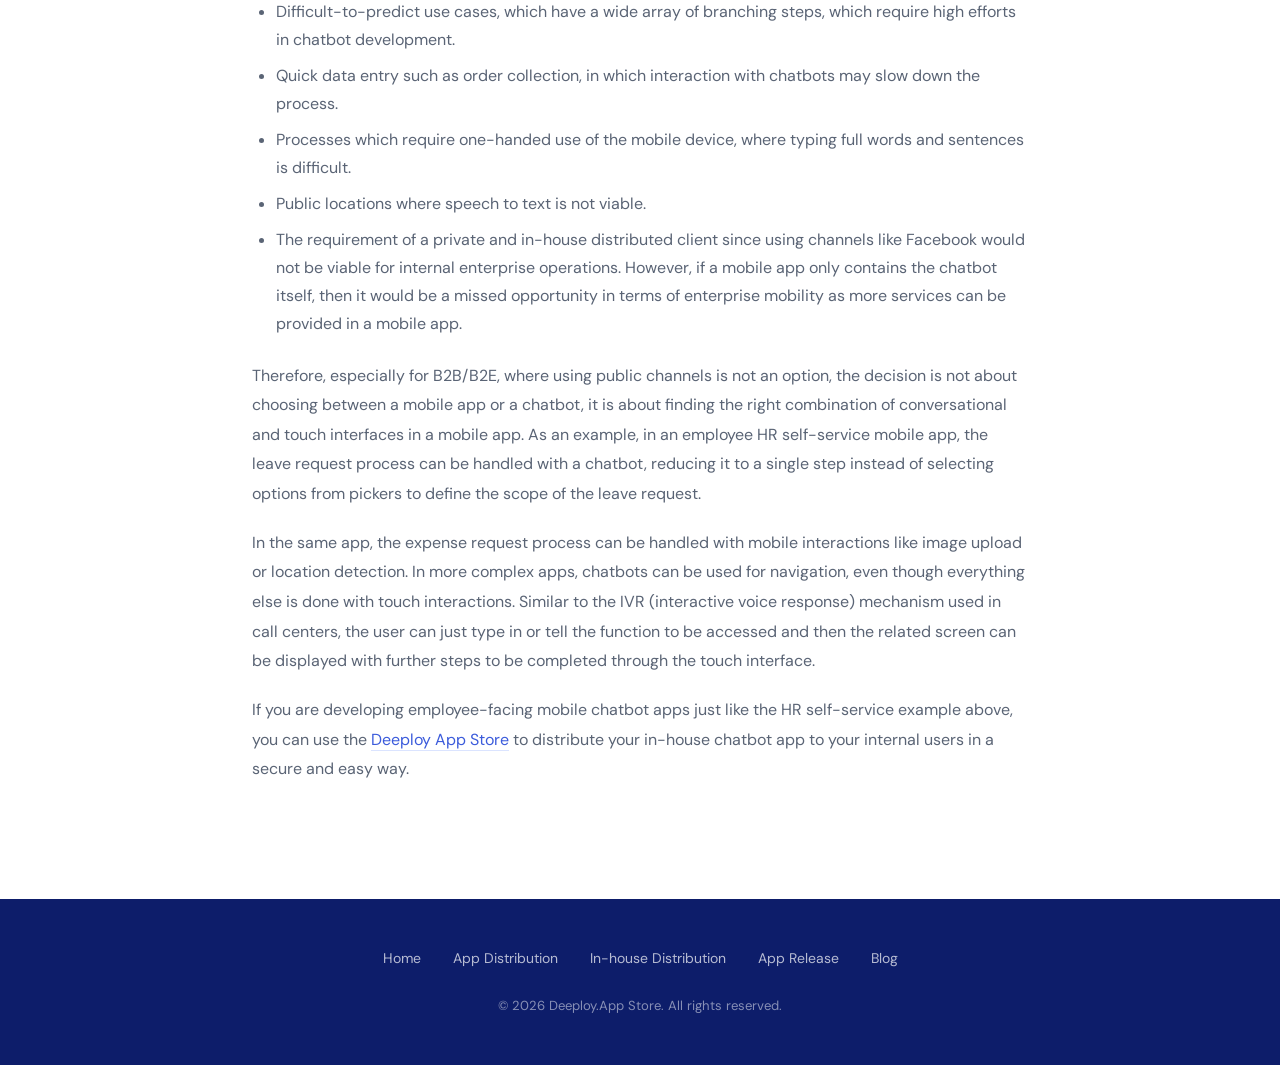
<file: synergy-chatbots-mobile-app-experience/index.html>
<!DOCTYPE html>
<html lang="en">
<head>
  <meta charset="UTF-8">
  <meta name="viewport" content="width=device-width, initial-scale=1.0">
  <title>How to Create a Synergy Between Chatbots and Mobile Apps for the Best User Experience — Deeploy.App</title>
  <meta name="description" content="It's not about choosing between a mobile app or a chatbot, but about finding the right combination of conversational and touch interfaces for the best experience.">
  <meta name="robots" content="index, follow">
  <link rel="canonical" href="https://deeploy.app/synergy-chatbots-mobile-app-experience/">
  <link rel="icon" href="/assets/images/deeploy-favicon.png" type="image/png">
  <link rel="stylesheet" href="../assets/style.css">
</head>
<body>
<nav class="nav">
  <div class="nav-inner">
    <a href="/" class="nav-logo">Deeploy<span>.App</span> Store</a>
    <ul class="nav-links" id="nav-links">
      <li><a href="/app-distribution-to-testers/">App Distribution</a></li>
      <li><a href="/in-house-app-distribution/">In-house Distribution</a></li>
      <li><a href="/app-release/">App Release</a></li>
      <li><a href="/blog/" class="active">Blog</a></li>
    </ul>
    <button class="nav-burger" id="nav-burger" aria-label="Toggle menu">
      <svg width="22" height="22" viewBox="0 0 22 22" fill="none"><rect y="4" width="22" height="2" rx="1" fill="white"/><rect y="10" width="22" height="2" rx="1" fill="white"/><rect y="16" width="22" height="2" rx="1" fill="white"/></svg>
    </button>
  </div>
</nav>

<header class="page-hero">
  <div class="page-hero-dots"></div>
  <div class="page-hero-content">
    <h1>How to Create a Synergy Between Chatbots and Mobile Apps for the Best User Experience</h1>
  </div>
</header>

<main>
  <article class="article">
    <a href="/blog/" class="post-back">← Back to Blog</a>
    <div class="post-meta">
      <span>December 22, 2017</span>
      <span class="post-meta-sep">·</span>
      <span>3 min read</span>
    </div>
    <img src="../assets/images/chatbots.png" alt="Chatbots and Mobile Apps" loading="lazy">

    <div class="post-body">
      <p>Although chatbots and virtual personal assistants are getting more and more prominent each day by providing a new channel for certain types of processes; it should be noted that just like any other interaction channel, they are just means to an end, which is usually about interacting with the user in the most productive and mutually beneficial way.</p>

      <p>For this reason, chatbots should not be considered as inferior or superior to the other channels. Each interaction point, whether it is a web site, a mobile app, a call center agent or a chatbot, has advantages and disadvantages and works best in specific use cases. In that sense, chatbots are more suited to things like:</p>
      <ul>
        <li>Conversation-oriented processes, replacing human agents in the first line of contact</li>
        <li>Responding to frequent, small and automatable tasks</li>
        <li>Structured and well-defined processes usually followed in a specific order and/or specific inputs</li>
        <li>Running decision trees with finite and definable options</li>
      </ul>
      <p>These processes are more prevalent in B2C use cases and this makes chatbots more suitable for B2C applications in terms productivity and positive business impact. They are usually a part of a corporate website or provided through public chatbot channels such as Facebook Messenger.</p>

      <p>Although there are even more use cases in B2E/B2B space for mobility, chatbots may not be suitable for most due to the following limitations:</p>
      <ul>
        <li>Offline operations, as chatbots require an always-on connection.</li>
        <li>Execution of complex processes that require different types of inputs, not just text entry; since the means of interacting with chatbots are limited compared to touch interfaces.</li>
        <li>Difficult-to-predict use cases, which have a wide array of branching steps, which require high efforts in chatbot development.</li>
        <li>Quick data entry such as order collection, in which interaction with chatbots may slow down the process.</li>
        <li>Processes which require one-handed use of the mobile device, where typing full words and sentences is difficult.</li>
        <li>Public locations where speech to text is not viable.</li>
        <li>The requirement of a private and in-house distributed client since using channels like Facebook would not be viable for internal enterprise operations. However, if a mobile app only contains the chatbot itself, then it would be a missed opportunity in terms of enterprise mobility as more services can be provided in a mobile app.</li>
      </ul>

      <p>Therefore, especially for B2B/B2E, where using public channels is not an option, the decision is not about choosing between a mobile app or a chatbot, it is about finding the right combination of conversational and touch interfaces in a mobile app. As an example, in an employee HR self-service mobile app, the leave request process can be handled with a chatbot, reducing it to a single step instead of selecting options from pickers to define the scope of the leave request.</p>

      <p>In the same app, the expense request process can be handled with mobile interactions like image upload or location detection. In more complex apps, chatbots can be used for navigation, even though everything else is done with touch interactions. Similar to the IVR (interactive voice response) mechanism used in call centers, the user can just type in or tell the function to be accessed and then the related screen can be displayed with further steps to be completed through the touch interface.</p>

      <p>If you are developing employee-facing mobile chatbot apps just like the HR self-service example above, you can use the <a href="/in-house-app-distribution/">Deeploy App Store</a> to distribute your in-house chatbot app to your internal users in a secure and easy way.</p>
    </div>
  </article>
</main>

<footer class="footer">
  <ul class="footer-nav">
    <li><a href="/">Home</a></li>
    <li><a href="/app-distribution-to-testers/">App Distribution</a></li>
    <li><a href="/in-house-app-distribution/">In-house Distribution</a></li>
    <li><a href="/app-release/">App Release</a></li>
    <li><a href="/blog/">Blog</a></li>
  </ul>
  <p class="footer-copy">&copy; <span id="yr"></span> Deeploy.App Store. All rights reserved.</p>
</footer>
<script>
  document.getElementById('yr').textContent = new Date().getFullYear();
  document.getElementById('nav-burger').addEventListener('click', () => document.getElementById('nav-links').classList.toggle('open'));
</script>
</body>
</html>
</file>
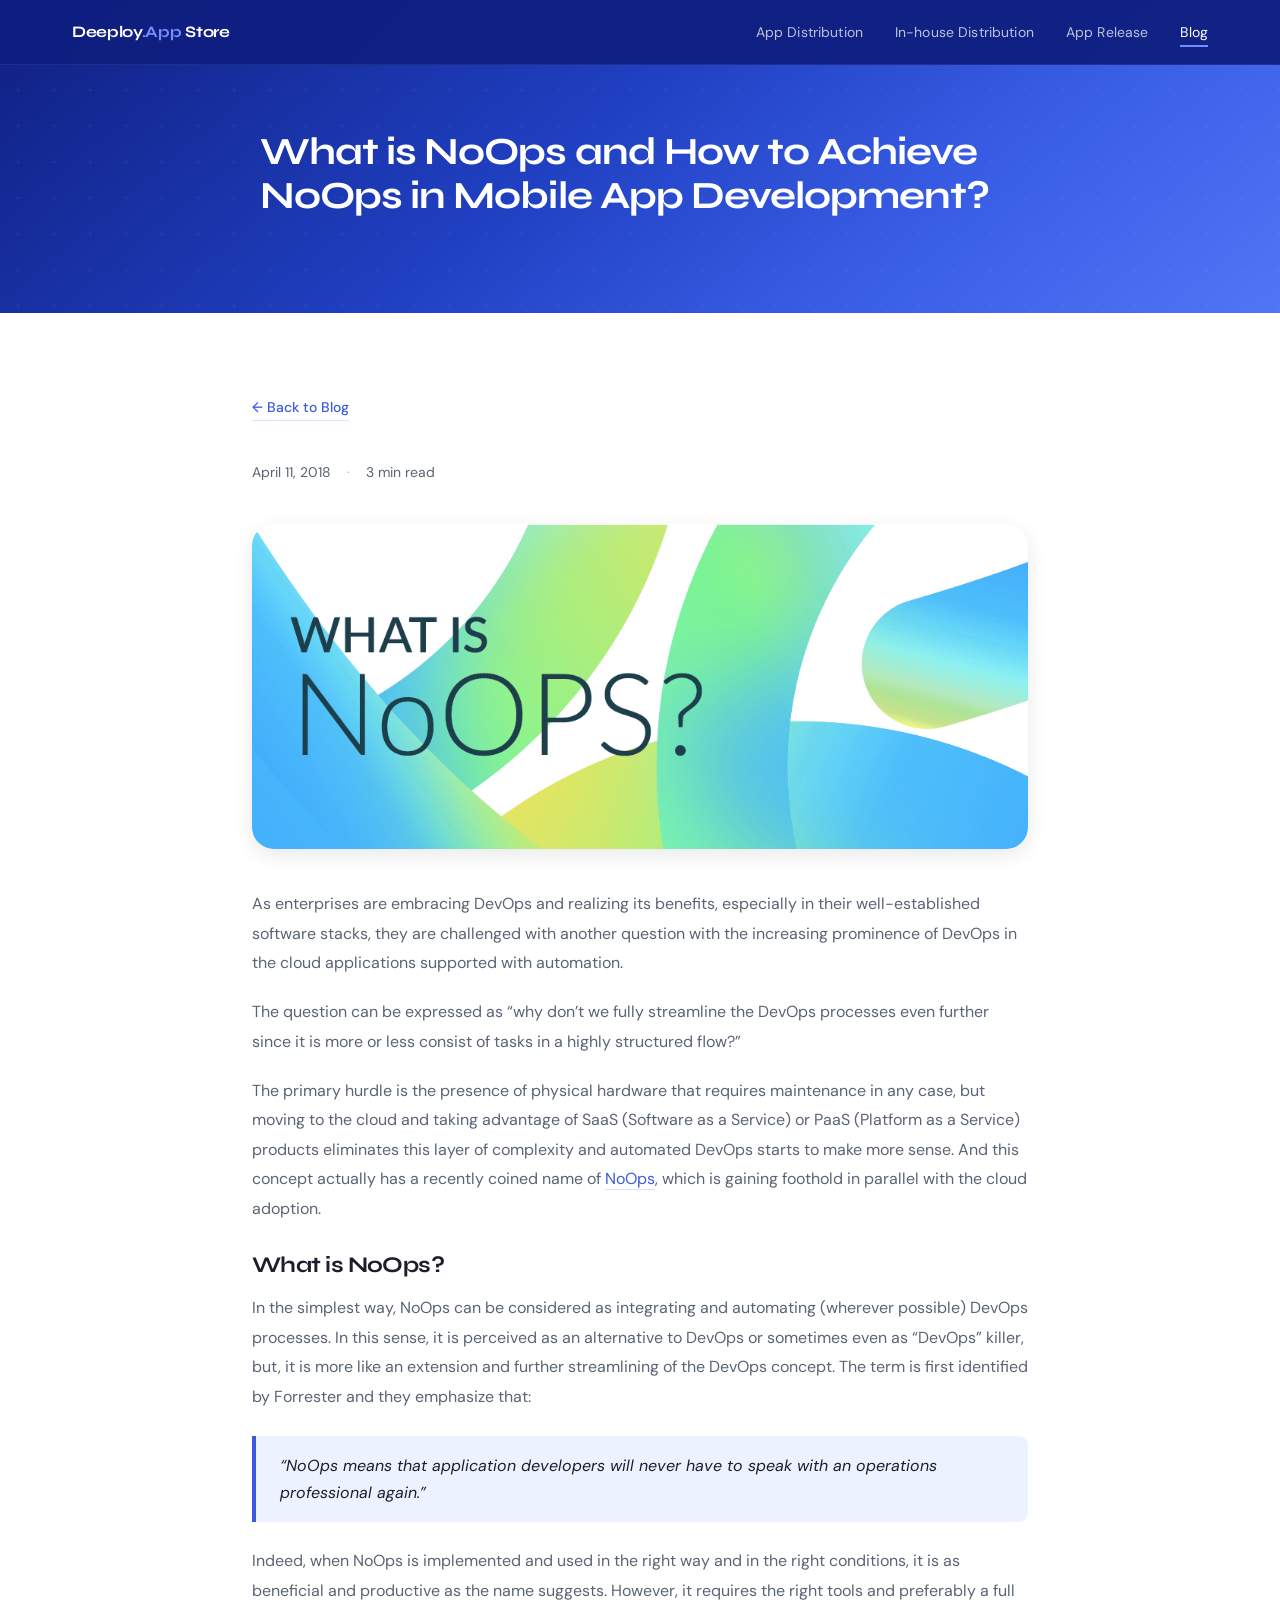
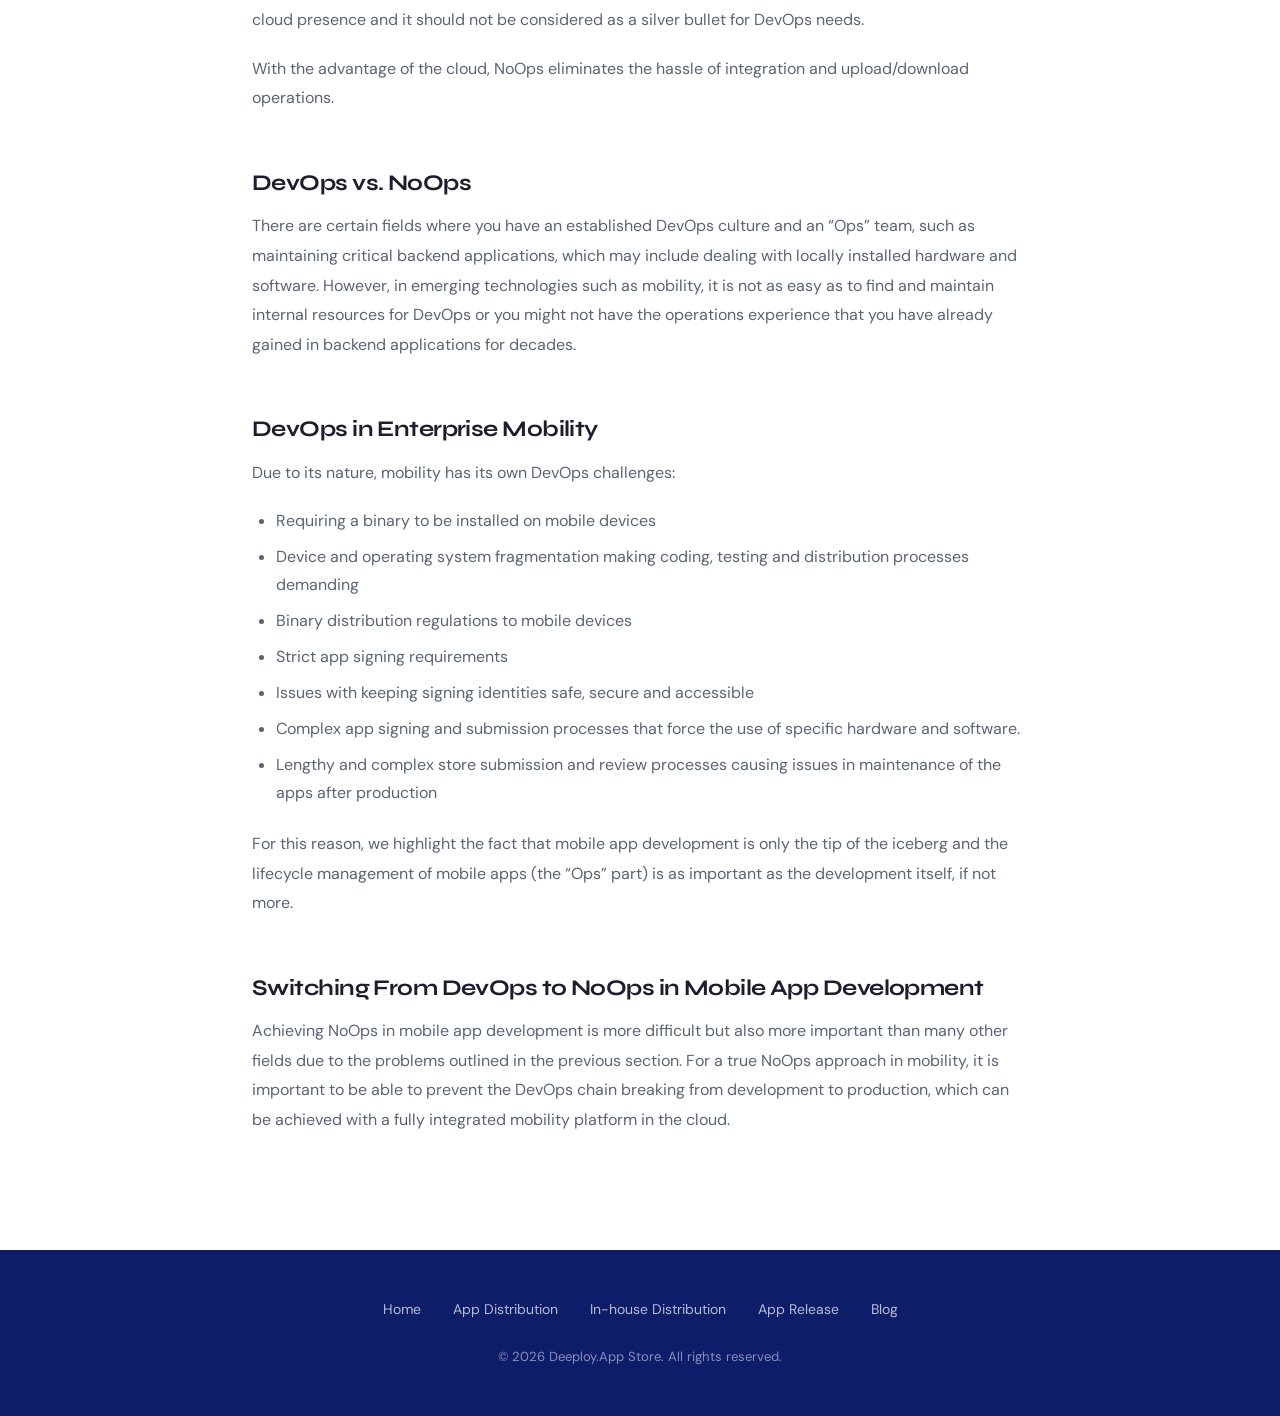
<file: what-is-noops-devops-mobile-app-dev/index.html>
<!DOCTYPE html>
<html lang="en">
<head>
  <meta charset="UTF-8">
  <meta name="viewport" content="width=device-width, initial-scale=1.0">
  <title>What is NoOps and How to Achieve NoOps in Mobile App Development? — Deeploy.App</title>
  <meta name="description" content="For a true NoOps approach in mobility, it is important to keep the DevOps chain intact with a fully integrated mobility platform in the cloud.">
  <meta name="robots" content="index, follow">
  <link rel="canonical" href="https://deeploy.app/what-is-noops-devops-mobile-app-dev/">
  <link rel="icon" href="/assets/images/deeploy-favicon.png" type="image/png">
  <link rel="stylesheet" href="../assets/style.css">
</head>
<body>
<nav class="nav">
  <div class="nav-inner">
    <a href="/" class="nav-logo">Deeploy<span>.App</span> Store</a>
    <ul class="nav-links" id="nav-links">
      <li><a href="/app-distribution-to-testers/">App Distribution</a></li>
      <li><a href="/in-house-app-distribution/">In-house Distribution</a></li>
      <li><a href="/app-release/">App Release</a></li>
      <li><a href="/blog/" class="active">Blog</a></li>
    </ul>
    <button class="nav-burger" id="nav-burger" aria-label="Toggle menu">
      <svg width="22" height="22" viewBox="0 0 22 22" fill="none"><rect y="4" width="22" height="2" rx="1" fill="white"/><rect y="10" width="22" height="2" rx="1" fill="white"/><rect y="16" width="22" height="2" rx="1" fill="white"/></svg>
    </button>
  </div>
</nav>

<header class="page-hero">
  <div class="page-hero-dots"></div>
  <div class="page-hero-content">
    <h1>What is NoOps and How to Achieve NoOps in Mobile App Development?</h1>
  </div>
</header>

<main>
  <article class="article">
    <a href="/blog/" class="post-back">← Back to Blog</a>
    <div class="post-meta">
      <span>April 11, 2018</span>
      <span class="post-meta-sep">·</span>
      <span>3 min read</span>
    </div>
    <img src="../assets/images/what-is-noops.png" alt="What is NoOps" loading="lazy">

    <div class="post-body">
      <p>As enterprises are embracing DevOps and realizing its benefits, especially in their well-established software stacks, they are challenged with another question with the increasing prominence of DevOps in the cloud applications supported with automation.</p>

      <p>The question can be expressed as “why don’t we fully streamline the DevOps processes even further since it is more or less consist of tasks in a highly structured flow?”</p>

      <p>The primary hurdle is the presence of physical hardware that requires maintenance in any case, but moving to the cloud and taking advantage of SaaS (Software as a Service) or PaaS (Platform as a Service) products eliminates this layer of complexity and automated DevOps starts to make more sense. And this concept actually has a recently coined name of <a href="https://appcircle.io/blog/what-is-noops-and-how-to-achieve-noops-in-mobile-app-development" target="_blank" rel="noopener">NoOps</a>, which is gaining foothold in parallel with the cloud adoption.</p>

      <h2>What is NoOps?</h2>
      <p>In the simplest way, NoOps can be considered as integrating and automating (wherever possible) DevOps processes. In this sense, it is perceived as an alternative to DevOps or sometimes even as “DevOps” killer, but, it is more like an extension and further streamlining of the DevOps concept. The term is first identified by Forrester and they emphasize that:</p>

      <blockquote>“NoOps means that application developers will never have to speak with an operations professional again.”</blockquote>

      <p>Indeed, when NoOps is implemented and used in the right way and in the right conditions, it is as beneficial and productive as the name suggests. However, it requires the right tools and preferably a full cloud presence and it should not be considered as a silver bullet for DevOps needs.</p>

      <p>With the advantage of the cloud, NoOps eliminates the hassle of integration and upload/download operations.</p>

      <h2>DevOps vs. NoOps</h2>
      <p>There are certain fields where you have an established DevOps culture and an “Ops” team, such as maintaining critical backend applications, which may include dealing with locally installed hardware and software. However, in emerging technologies such as mobility, it is not as easy as to find and maintain internal resources for DevOps or you might not have the operations experience that you have already gained in backend applications for decades.</p>

      <h2>DevOps in Enterprise Mobility</h2>
      <p>Due to its nature, mobility has its own DevOps challenges:</p>
      <ul>
        <li>Requiring a binary to be installed on mobile devices</li>
        <li>Device and operating system fragmentation making coding, testing and distribution processes demanding</li>
        <li>Binary distribution regulations to mobile devices</li>
        <li>Strict app signing requirements</li>
        <li>Issues with keeping signing identities safe, secure and accessible</li>
        <li>Complex app signing and submission processes that force the use of specific hardware and software.</li>
        <li>Lengthy and complex store submission and review processes causing issues in maintenance of the apps after production</li>
      </ul>

      <p>For this reason, we highlight the fact that mobile app development is only the tip of the iceberg and the lifecycle management of mobile apps (the “Ops” part) is as important as the development itself, if not more.</p>

      <h2>Switching From DevOps to NoOps in Mobile App Development</h2>
      <p>Achieving NoOps in mobile app development is more difficult but also more important than many other fields due to the problems outlined in the previous section. For a true NoOps approach in mobility, it is important to be able to prevent the DevOps chain breaking from development to production, which can be achieved with a fully integrated mobility platform in the cloud.</p>
    </div>
  </article>
</main>

<footer class="footer">
  <ul class="footer-nav">
    <li><a href="/">Home</a></li>
    <li><a href="/app-distribution-to-testers/">App Distribution</a></li>
    <li><a href="/in-house-app-distribution/">In-house Distribution</a></li>
    <li><a href="/app-release/">App Release</a></li>
    <li><a href="/blog/">Blog</a></li>
  </ul>
  <p class="footer-copy">&copy; <span id="yr"></span> Deeploy.App Store. All rights reserved.</p>
</footer>
<script>
  document.getElementById('yr').textContent = new Date().getFullYear();
  document.getElementById('nav-burger').addEventListener('click', () => document.getElementById('nav-links').classList.toggle('open'));
</script>
</body>
</html>
</file>
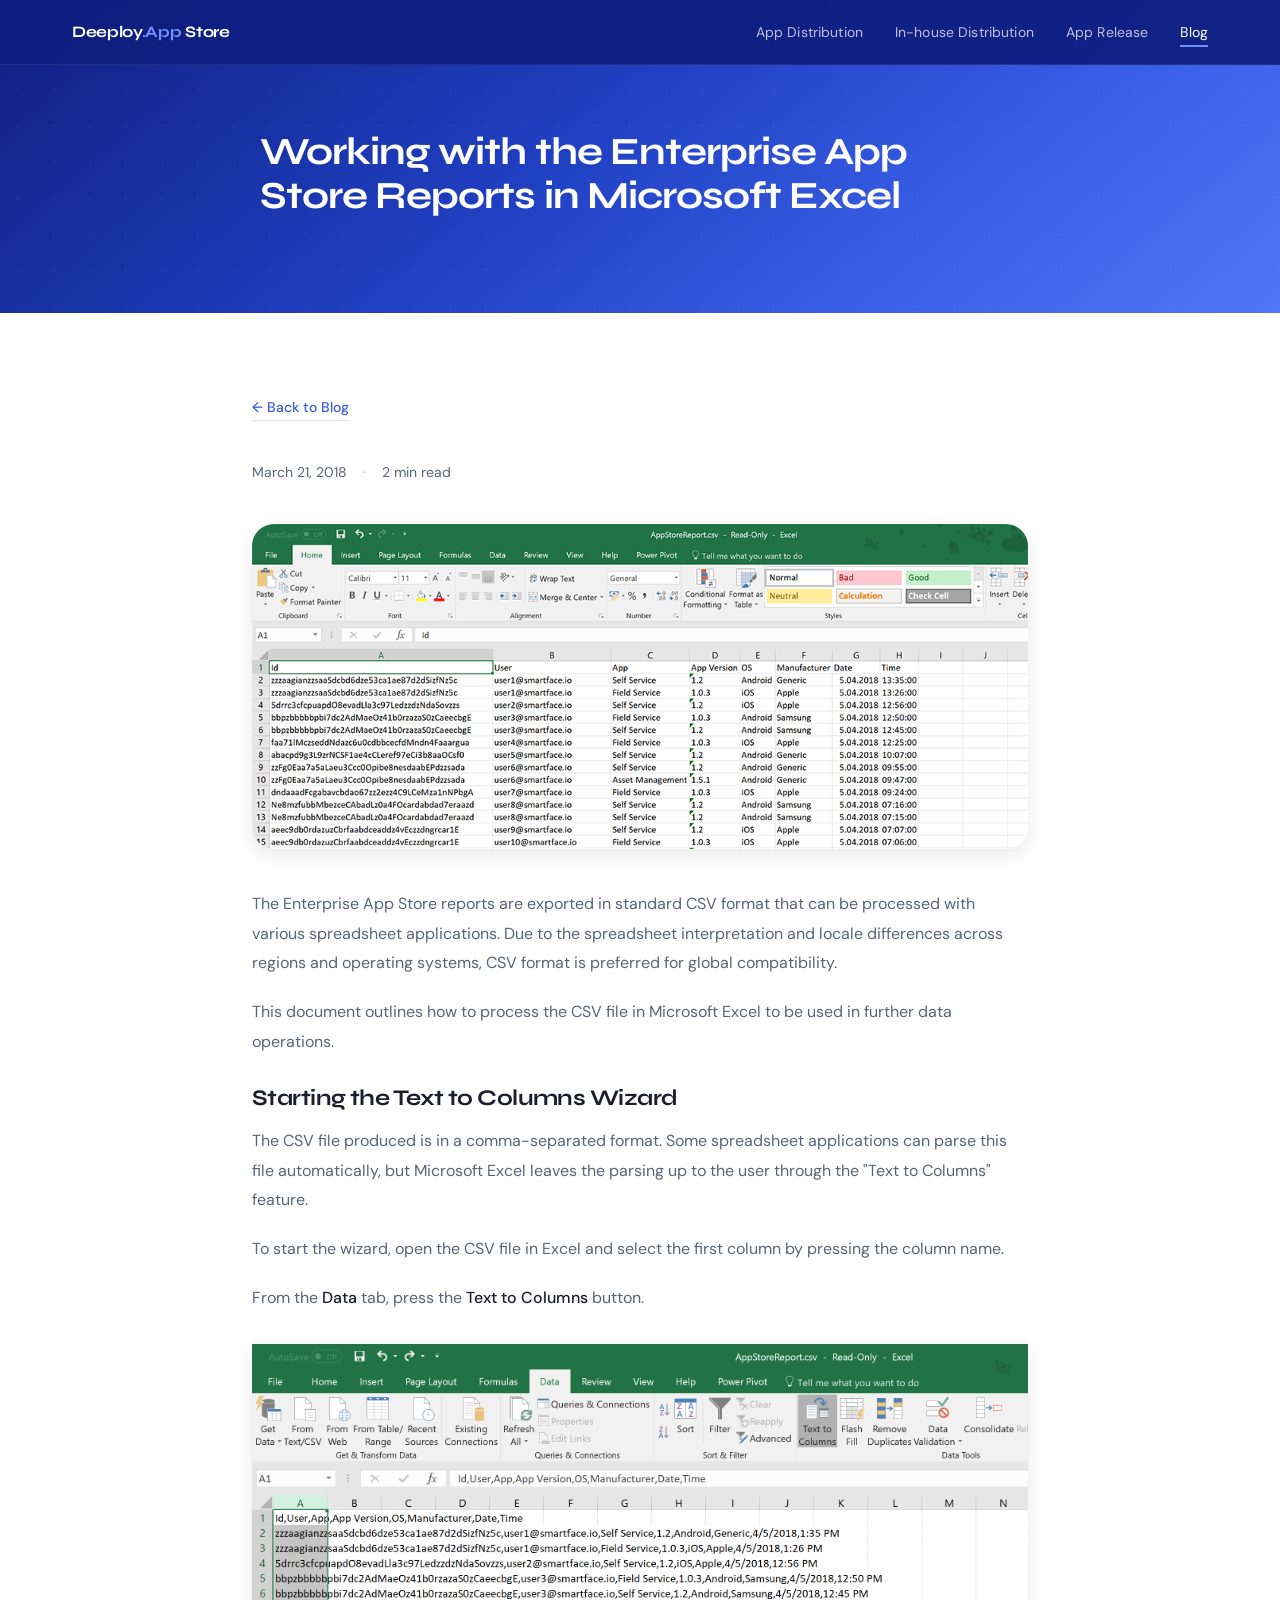
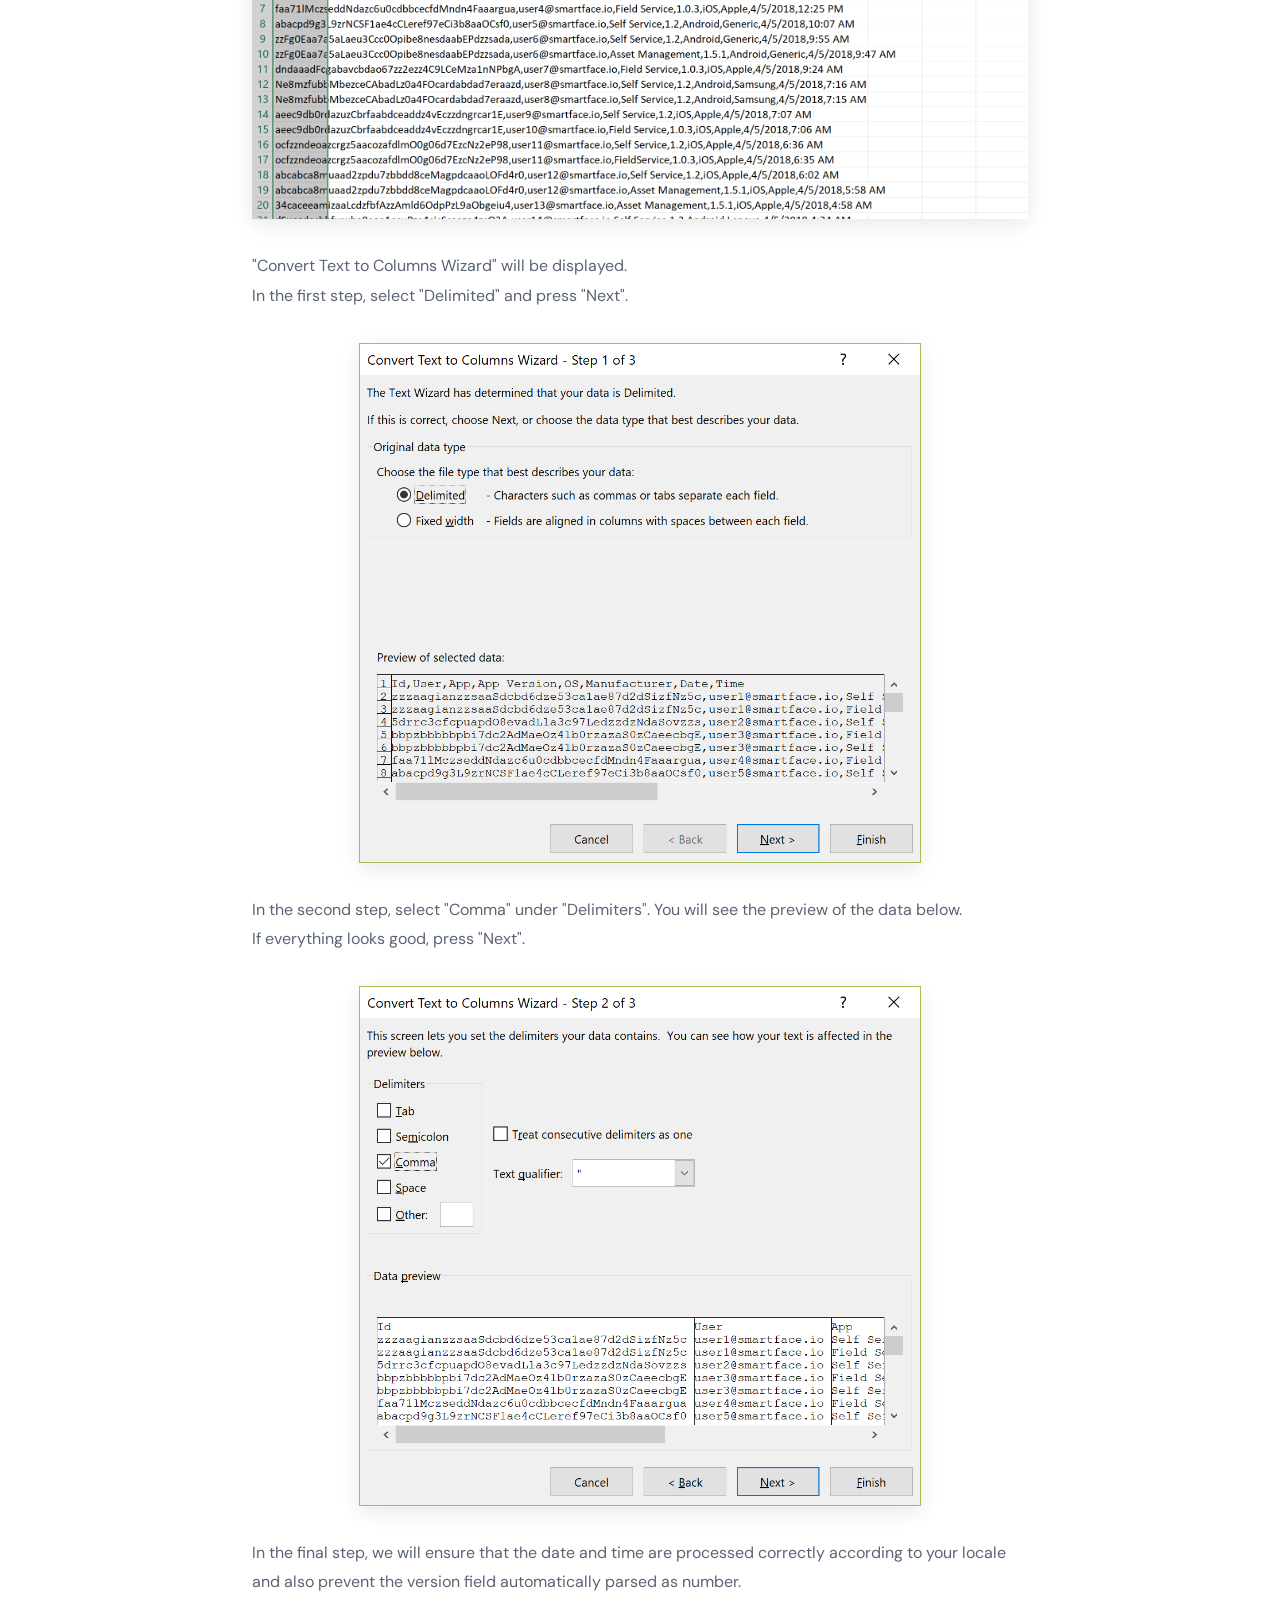
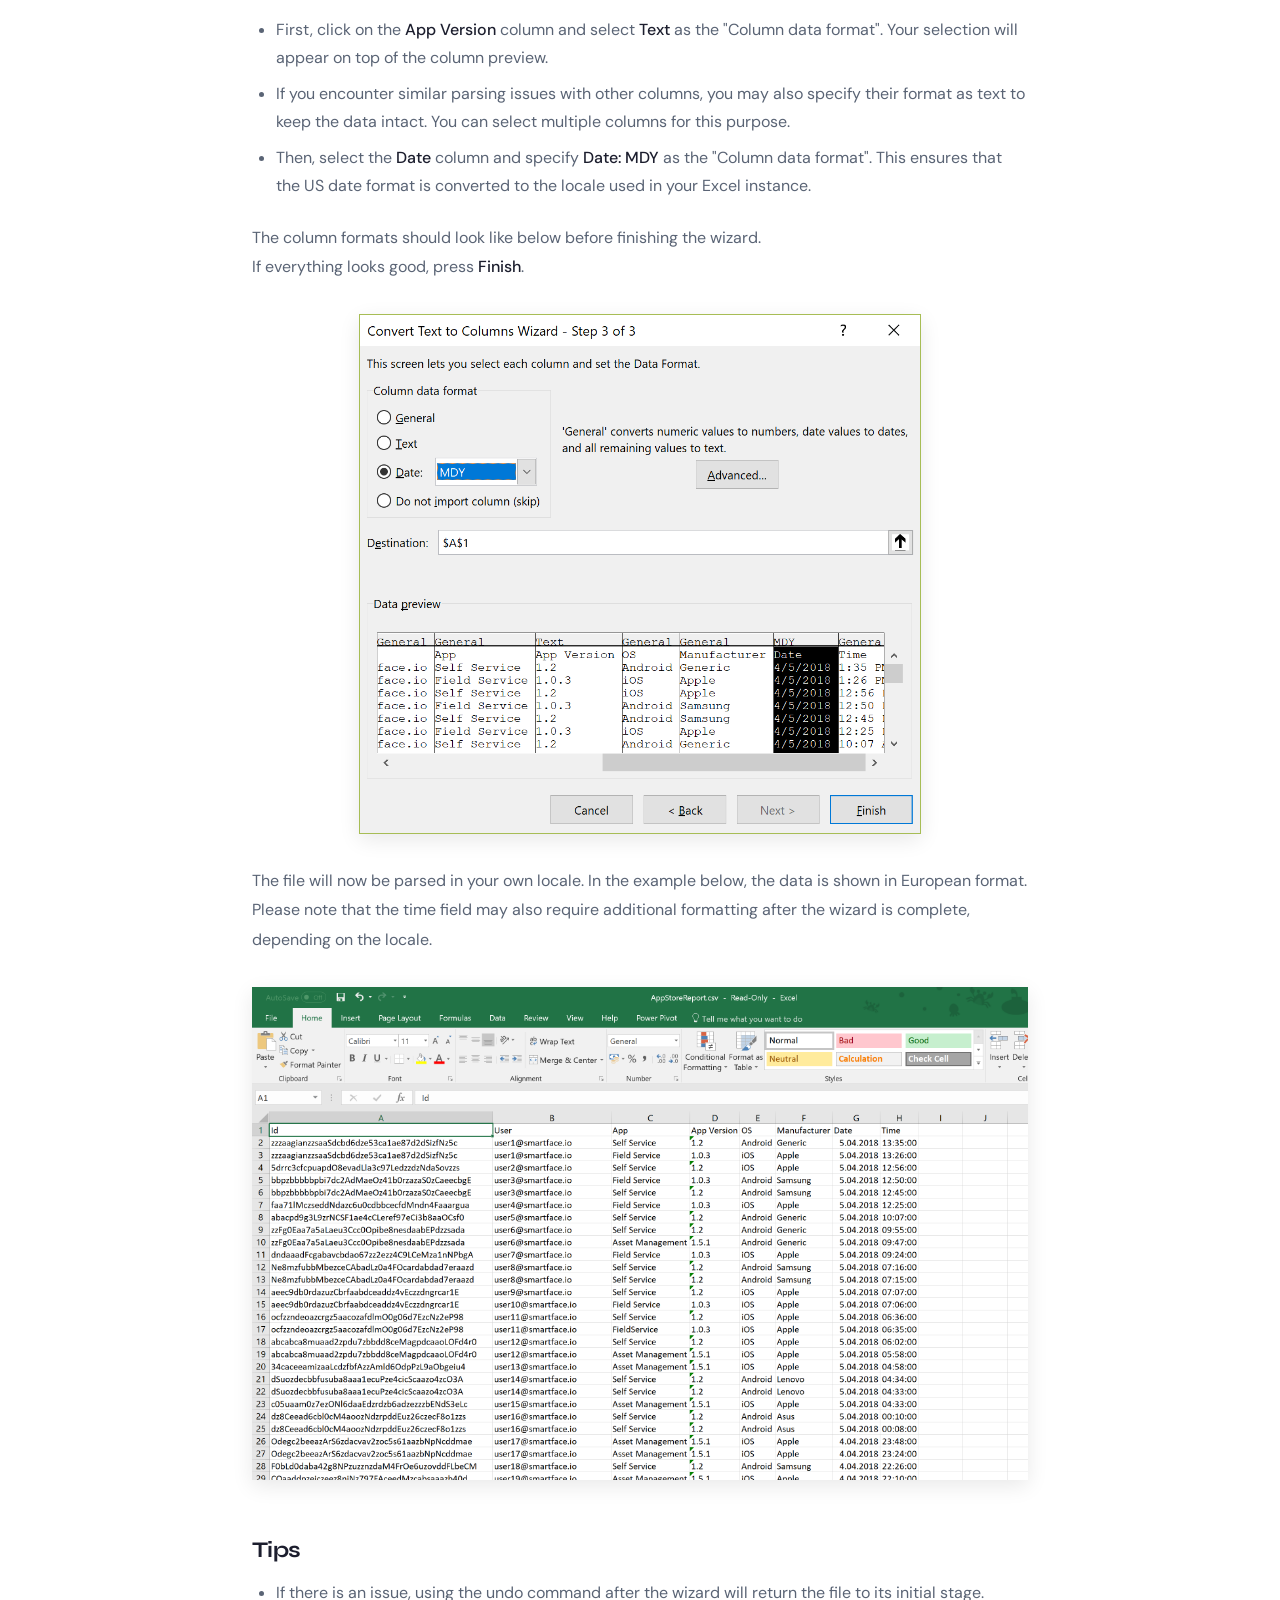
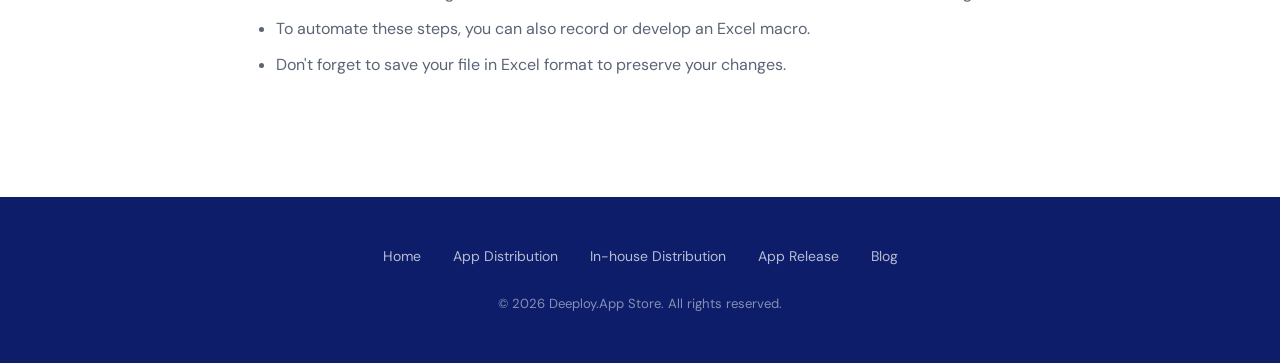
<file: working-with-enterprise-app-store-reports-in-microsoft-excel/index.html>
<!DOCTYPE html>
<html lang="en">
<head>
  <meta charset="UTF-8">
  <meta name="viewport" content="width=device-width, initial-scale=1.0">
  <title>Working with the Enterprise App Store Reports in Microsoft Excel — Deeploy.App</title>
  <meta name="description" content="This document outlines how to process Enterprise App Store CSV reports in Microsoft Excel for further data operations.">
  <meta name="robots" content="index, follow">
  <link rel="canonical" href="https://deeploy.app/working-with-enterprise-app-store-reports-in-microsoft-excel/">
  <link rel="icon" href="/assets/images/deeploy-favicon.png" type="image/png">
  <link rel="stylesheet" href="../assets/style.css">
</head>
<body>
<nav class="nav">
  <div class="nav-inner">
    <a href="/" class="nav-logo">Deeploy<span>.App</span> Store</a>
    <ul class="nav-links" id="nav-links">
      <li><a href="/app-distribution-to-testers/">App Distribution</a></li>
      <li><a href="/in-house-app-distribution/">In-house Distribution</a></li>
      <li><a href="/app-release/">App Release</a></li>
      <li><a href="/blog/" class="active">Blog</a></li>
    </ul>
    <button class="nav-burger" id="nav-burger" aria-label="Toggle menu">
      <svg width="22" height="22" viewBox="0 0 22 22" fill="none"><rect y="4" width="22" height="2" rx="1" fill="white"/><rect y="10" width="22" height="2" rx="1" fill="white"/><rect y="16" width="22" height="2" rx="1" fill="white"/></svg>
    </button>
  </div>
</nav>

<header class="page-hero">
  <div class="page-hero-dots"></div>
  <div class="page-hero-content">
    <h1>Working with the Enterprise App Store Reports in Microsoft Excel</h1>
  </div>
</header>

<main>
  <article class="article">
    <a href="/blog/" class="post-back">← Back to Blog</a>
    <div class="post-meta">
      <span>March 21, 2018</span>
      <span class="post-meta-sep">·</span>
      <span>2 min read</span>
    </div>
    <img src="../assets/images/enterprise-app-store-excel-reports.png" alt="Enterprise App Store Excel Reports" loading="lazy">

    <div class="post-body">
      <p>The Enterprise App Store reports are exported in standard CSV format that can be processed with various spreadsheet applications. Due to the spreadsheet interpretation and locale differences across regions and operating systems, CSV format is preferred for global compatibility.</p>
      <p>This document outlines how to process the CSV file in Microsoft Excel to be used in further data operations.</p>

      <h2>Starting the Text to Columns Wizard</h2>
      <p>The CSV file produced is in a comma-separated format. Some spreadsheet applications can parse this file automatically, but Microsoft Excel leaves the parsing up to the user through the "Text to Columns" feature.</p>
      <p>To start the wizard, open the CSV file in Excel and select the first column by pressing the column name.</p>
      <p>From the <strong>Data</strong> tab, press the <strong>Text to Columns</strong> button.</p>
      <img class="post-screenshot" src="../assets/images/excel-text-to-columns-button.png" alt="Excel Text to Columns button" loading="lazy">

      <p>"Convert Text to Columns Wizard" will be displayed.<br>In the first step, select "Delimited" and press "Next".</p>
      <img class="post-screenshot" src="../assets/images/excel-text-to-columns-step-1.png" alt="Excel Text to Columns Wizard step 1" loading="lazy">

      <p>In the second step, select "Comma" under "Delimiters". You will see the preview of the data below.<br>If everything looks good, press "Next".</p>
      <img class="post-screenshot" src="../assets/images/excel-text-to-columns-step-2.png" alt="Excel Text to Columns Wizard step 2" loading="lazy">

      <p>In the final step, we will ensure that the date and time are processed correctly according to your locale and also prevent the version field automatically parsed as number.</p>
      <ul>
        <li>First, click on the <strong>App Version</strong> column and select <strong>Text</strong> as the "Column data format". Your selection will appear on top of the column preview.</li>
        <li>If you encounter similar parsing issues with other columns, you may also specify their format as text to keep the data intact. You can select multiple columns for this purpose.</li>
        <li>Then, select the <strong>Date</strong> column and specify <strong>Date: MDY</strong> as the "Column data format". This ensures that the US date format is converted to the locale used in your Excel instance.</li>
      </ul>
      <p>The column formats should look like below before finishing the wizard.<br>If everything looks good, press <strong>Finish</strong>.</p>
      <img class="post-screenshot" src="../assets/images/excel-text-to-columns-step-3.png" alt="Excel Text to Columns Wizard step 3" loading="lazy">

      <p>The file will now be parsed in your own locale. In the example below, the data is shown in European format.<br>Please note that the time field may also require additional formatting after the wizard is complete, depending on the locale.</p>
      <img class="post-screenshot" src="../assets/images/excel-text-to-columns-result.png" alt="Excel parsed CSV result" loading="lazy">

      <h2>Tips</h2>
      <ul>
        <li>If there is an issue, using the undo command after the wizard will return the file to its initial stage.</li>
        <li>To automate these steps, you can also record or develop an Excel macro.</li>
        <li>Don't forget to save your file in Excel format to preserve your changes.</li>
      </ul>
    </div>
  </article>
</main>

<footer class="footer">
  <ul class="footer-nav">
    <li><a href="/">Home</a></li>
    <li><a href="/app-distribution-to-testers/">App Distribution</a></li>
    <li><a href="/in-house-app-distribution/">In-house Distribution</a></li>
    <li><a href="/app-release/">App Release</a></li>
    <li><a href="/blog/">Blog</a></li>
  </ul>
  <p class="footer-copy">&copy; <span id="yr"></span> Deeploy.App Store. All rights reserved.</p>
</footer>
<script>
  document.getElementById('yr').textContent = new Date().getFullYear();
  document.getElementById('nav-burger').addEventListener('click', () => document.getElementById('nav-links').classList.toggle('open'));
</script>
</body>
</html>
</file>
<file: assets/style.css>
@import url('https://fonts.googleapis.com/css2?family=Syne:wght@400;600;700;800&family=DM+Sans:ital,opsz,wght@0,9..40,300;0,9..40,400;0,9..40,500;1,9..40,300&display=swap');
:root {
  --blue-950: #0D1D6A;
  --blue-800: #1A2F99;
  --blue-700: #2040C2;
  --blue-600: #3B5BDB;
  --blue-500: #4C70F0;
  --blue-400: #748FFC;
  --blue-200: #BAC8FF;
  --blue-100: #DBE4FF;
  --blue-50:  #EDF2FF;
  --white: #FFFFFF;
  --gray-50:  #F8F9FB;
  --gray-100: #F1F3F5;
  --gray-200: #E2E8F0;
  --gray-400: #ADB5BD;
  --gray-600: #5A6475;
  --gray-900: #1C1E2E;
  --text:       #1C1E2E;
  --text-muted: #5A6475;
  --border:     #E2E8F0;
  --hero-bg: linear-gradient(140deg, #0F1F80 0%, #2040C2 45%, #3B60E8 75%, #5075F5 100%);
  --shadow-sm: 0 1px 4px rgba(0,0,0,0.07);
  --shadow-md: 0 6px 20px rgba(0,0,0,0.09);
  --shadow-lg: 0 16px 48px rgba(0,0,0,0.13);
  --radius:    14px;
  --radius-sm: 9px;
}

*, *::before, *::after { box-sizing: border-box; margin: 0; padding: 0; }
html { scroll-behavior: smooth; }
body {
  font-family: 'DM Sans', sans-serif;
  color: var(--text);
  background: var(--white);
  line-height: 1.7;
  -webkit-font-smoothing: antialiased;
}
img { display: block; max-width: 100%; }
a { color: inherit; }

.nav {
  position: fixed;
  top: 0; left: 0; right: 0;
  z-index: 200;
  background: rgba(15, 31, 128, 0.95);
  backdrop-filter: blur(14px);
  -webkit-backdrop-filter: blur(14px);
  border-bottom: 1px solid rgba(255,255,255,0.07);
}
.nav-inner {
  max-width: 1200px;
  margin: 0 auto;
  padding: 0 2rem;
  display: flex;
  align-items: center;
  justify-content: space-between;
  height: 64px;
}
.nav-logo {
  font-family: 'Syne', sans-serif;
  font-weight: 700;
  font-size: 1rem;
  color: var(--white);
  text-decoration: none;
  letter-spacing: -0.02em;
}
.nav-logo span { color: var(--blue-400); }
.nav-links { display: flex; gap: 2rem; list-style: none; }
.nav-links a {
  color: rgba(255,255,255,0.72);
  text-decoration: none;
  font-size: 0.875rem;
  font-weight: 400;
  letter-spacing: 0.01em;
  transition: color 0.18s;
  padding: 4px 0;
  border-bottom: 2px solid transparent;
  transition: color 0.18s, border-color 0.18s;
}
.nav-links a:hover { color: white; }
.nav-links a.active { color: white; border-bottom-color: var(--blue-400); }

.nav-burger {
  display: none;
  background: none;
  border: none;
  cursor: pointer;
  padding: 6px;
  color: white;
}
.nav-burger svg { display: block; }

.hero {
  background: var(--hero-bg);
  min-height: 100vh;
  display: flex;
  align-items: center;
  justify-content: center;
  position: relative;
  overflow: hidden;
  padding: 90px 2rem 60px;
}
.hero-bg {
  position: absolute;
  inset: 0;
  pointer-events: none;
}
.hero-circle {
  position: absolute;
  border-radius: 50%;
  background: white;
  opacity: 0.07;
  animation: heroFloat 9s ease-in-out infinite;
}
.hero-circle:nth-child(1) { width: 560px; height: 560px; top: -160px; left: -180px; animation-delay: 0s; }
.hero-circle:nth-child(2) { width: 380px; height: 380px; bottom: -100px; right: -100px; animation-delay: 3.5s; }
.hero-circle:nth-child(3) { width: 220px; height: 220px; top: 55%; left: 18%; animation-delay: 6s; }

@keyframes heroFloat {
  0%, 100% { transform: translateY(0) scale(1); }
  50% { transform: translateY(-18px) scale(1.025); }
}

.hero-rocket-wrap {
  position: absolute;
  right: 8%;
  top: 50%;
  transform: translateY(-52%) rotate(-8deg);
  opacity: 0.13;
  animation: heroFloat 11s ease-in-out infinite reverse;
}

.hero-content {
  position: relative;
  z-index: 2;
  text-align: center;
  max-width: 780px;
}
.hero-content h1 {
  font-family: 'Syne', sans-serif;
  font-size: clamp(2rem, 4.5vw, 3rem);
  font-weight: 700;
  color: white;
  line-height: 1.12;
  letter-spacing: -0.025em;
  margin-bottom: 1.25rem;
  animation: fadeUp 0.75s ease both;
}
.hero-content p {
  font-size: 1.15rem;
  color: rgba(255,255,255,0.78);
  font-weight: 300;
  animation: fadeUp 0.75s 0.15s ease both;
  max-width: 560px;
  margin: 0 auto;
}

@keyframes fadeUp {
  from { opacity: 0; transform: translateY(22px); }
  to   { opacity: 1; transform: translateY(0); }
}

.page-hero {
  background: var(--hero-bg);
  padding: 130px 2rem 80px;
  position: relative;
  overflow: hidden;
}
.page-hero-dots {
  position: absolute;
  inset: 0;
  background-image: radial-gradient(circle, rgba(255,255,255,0.06) 1.5px, transparent 1.5px);
  background-size: 36px 36px;
  pointer-events: none;
}
.page-hero-content {
  position: relative;
  z-index: 1;
  max-width: 760px;
  margin: 0 auto;
}
.page-hero h1 {
  font-family: 'Syne', sans-serif;
  font-size: clamp(1.65rem, 3.5vw, 2.4rem);
  font-weight: 700;
  color: white;
  letter-spacing: -0.025em;
  line-height: 1.15;
  margin-bottom: 0.9rem;
  animation: fadeUp 0.65s ease both;
}
.page-hero p {
  font-size: 1.05rem;
  color: rgba(255,255,255,0.78);
  font-weight: 300;
  animation: fadeUp 0.65s 0.12s ease both;
  max-width: 600px;
}

.section { padding: 5.5rem 2rem; }
.section-alt { background: var(--gray-50); }
.container { max-width: 1100px; margin: 0 auto; }

.features-wrap { padding: 5rem 0 2rem; }
.feature-block {
  display: grid;
  grid-template-columns: 1fr 1fr;
  gap: 5rem;
  align-items: center;
  padding: 4.5rem 0;
  border-bottom: 1px solid var(--border);
}
.feature-block:last-child { border-bottom: none; }
.feature-block.flip { }
.feature-block.flip .feature-text { order: 2; }
.feature-block.flip .feature-visual { order: 1; }

.feature-text h2 {
  font-family: 'Syne', sans-serif;
  font-size: 1.9rem;
  font-weight: 700;
  letter-spacing: -0.03em;
  color: var(--text);
  margin-bottom: 1.1rem;
  line-height: 1.15;
}
.feature-text h2 strong { color: var(--blue-600); font-weight: 700; }
.feature-text p {
  color: var(--text-muted);
  font-size: 1rem;
  line-height: 1.8;
  margin-bottom: 1.75rem;
}
.feature-visual {
  display: flex;
  align-items: center;
  justify-content: center;
}
.feature-visual img {
  max-height: 320px;
  object-fit: contain;
  filter: drop-shadow(0 20px 44px rgba(59,91,219,0.18));
}

.btn {
  display: inline-flex;
  align-items: center;
  gap: 0.45rem;
  padding: 0.68rem 1.55rem;
  background: var(--blue-600);
  color: white;
  text-decoration: none;
  font-weight: 500;
  font-size: 0.93rem;
  border-radius: var(--radius-sm);
  box-shadow: 0 4px 14px rgba(59,91,219,0.32);
  transition: background 0.18s, transform 0.15s, box-shadow 0.18s;
}
.btn:hover {
  background: var(--blue-700);
  transform: translateY(-2px);
  box-shadow: 0 6px 22px rgba(59,91,219,0.4);
}
.btn-ghost {
  background: transparent;
  border: 1.5px solid rgba(255,255,255,0.35);
  color: white;
  box-shadow: none;
}
.btn-ghost:hover { background: rgba(255,255,255,0.1); transform: none; box-shadow: none; }

.article {
  max-width: 840px;
  margin: 0 auto;
  padding: 5rem 2rem 6rem;
}
.article-intro {
  font-size: 1.12rem;
  color: var(--text-muted);
  line-height: 1.8;
  margin-bottom: 2.5rem;
  border-bottom: 1px solid var(--border);
  padding-bottom: 2.5rem;
}
.article h2 {
  font-family: 'Syne', sans-serif;
  font-size: 1.55rem;
  font-weight: 700;
  letter-spacing: -0.03em;
  color: var(--text);
  margin: 3.5rem 0 1rem;
  padding-top: 0.5rem;
}
.article h2:first-of-type { margin-top: 0; }
.article p {
  color: var(--text-muted);
  font-size: 1rem;
  line-height: 1.82;
  margin-bottom: 1.2rem;
}
.article p strong, .article li strong { color: var(--text); font-weight: 500; }
.article a {
  color: var(--blue-600);
  text-decoration: none;
  border-bottom: 1px solid var(--blue-100);
  transition: border-color 0.15s;
}
.article a:hover { border-color: var(--blue-400); }
.article img {
  border-radius: var(--radius);
  margin: 2.5rem auto;
  box-shadow: var(--shadow-md);
  width: auto;
  max-width: 100%;
  max-height: 520px;
  height: auto;
  object-fit: initial;
  border-radius: 22px;
}
.article img.article-image-sm {
  max-height: 440px;
}
.article .tldr {
  background: var(--blue-50);
  border-left: 4px solid var(--blue-600);
  padding: 1.2rem 1.5rem;
  border-radius: 0 var(--radius-sm) var(--radius-sm) 0;
  margin: 2rem 0;
}
.article .tldr p { margin: 0; color: var(--text); font-weight: 400; font-size: 0.98rem; }

.article .card-list { list-style: none; padding: 0; display: grid; gap: 0.75rem; margin-bottom: 1.5rem; }
.article .card-list li {
  background: var(--gray-50);
  border: 1px solid var(--border);
  border-radius: var(--radius-sm);
  padding: 1rem 1.25rem;
  font-size: 0.98rem;
  color: var(--text-muted);
  line-height: 1.65;
}
.article .card-list li strong { color: var(--text); }

.article .steps { list-style: none; padding: 0; counter-reset: step; display: grid; gap: 0.85rem; margin-bottom: 1.5rem; }
.article .steps li {
  counter-increment: step;
  position: relative;
  padding: 1.1rem 1.25rem 1.1rem 4rem;
  background: var(--gray-50);
  border: 1px solid var(--border);
  border-radius: var(--radius-sm);
  font-size: 0.98rem;
  color: var(--text-muted);
  line-height: 1.65;
}
.article .steps li::before {
  content: counter(step);
  position: absolute;
  left: 1.1rem;
  top: 50%;
  transform: translateY(-50%);
  width: 28px; height: 28px;
  background: var(--blue-600);
  color: white;
  border-radius: 50%;
  display: flex; align-items: center; justify-content: center;
  font-size: 0.78rem; font-weight: 700;
  font-family: 'Syne', sans-serif;
}

.faq { margin-top: 0.5rem; }
.faq-item { border-top: 1px solid var(--border); }
.faq-item:last-child { border-bottom: 1px solid var(--border); }
.faq-q {
  width: 100%;
  background: none;
  border: none;
  text-align: left;
  cursor: pointer;
  padding: 1.1rem 0;
  display: flex;
  justify-content: space-between;
  align-items: center;
  gap: 1rem;
  font-family: 'Syne', sans-serif;
  font-size: 0.95rem;
  font-weight: 600;
  color: var(--text);
  line-height: 1.4;
}
.faq-icon {
  flex-shrink: 0;
  width: 22px; height: 22px;
  border: 1.5px solid var(--blue-600);
  border-radius: 50%;
  display: flex; align-items: center; justify-content: center;
  color: var(--blue-600);
  font-size: 1rem;
  transition: transform 0.25s;
}
.faq-item.open .faq-icon { transform: rotate(45deg); }
.faq-a {
  overflow: hidden;
  max-height: 0;
  transition: max-height 0.35s ease, padding 0.2s;
  font-size: 0.96rem;
  color: var(--text-muted);
  line-height: 1.78;
}
.faq-item.open .faq-a { max-height: 800px; padding-bottom: 1.1rem; }

.blog-header {
  margin-bottom: 3rem;
}
.blog-header h1 {
  font-family: 'Syne', sans-serif;
  font-size: 2.2rem;
  font-weight: 800;
  letter-spacing: -0.04em;
  color: var(--text);
  margin-bottom: 0.5rem;
}
.blog-header p { color: var(--text-muted); font-size: 1.05rem; }
.blog-grid {
  display: grid;
  grid-template-columns: repeat(auto-fill, minmax(300px, 1fr));
  gap: 1.75rem;
}
.blog-card {
  background: var(--white);
  border: 1px solid var(--border);
  border-radius: var(--radius);
  overflow: hidden;
  display: flex;
  flex-direction: column;
  text-decoration: none;
  color: inherit;
  transition: box-shadow 0.22s, transform 0.22s;
}
.blog-card:hover { box-shadow: var(--shadow-lg); transform: translateY(-3px); }
.blog-card-img { width: 100%; height: 185px; object-fit: cover; }
.blog-card-body { padding: 1.4rem; flex: 1; display: flex; flex-direction: column; }
.blog-card-title {
  font-family: 'Syne', sans-serif;
  font-size: 1rem;
  font-weight: 700;
  color: var(--text);
  line-height: 1.35;
  margin-bottom: 0.7rem;
  letter-spacing: -0.02em;
}
.blog-card-excerpt {
  font-size: 0.88rem;
  color: var(--text-muted);
  line-height: 1.65;
  flex: 1;
  margin-bottom: 1.1rem;
}
.blog-read { font-size: 0.85rem; color: var(--blue-600); font-weight: 500; }

.footer {
  background: var(--blue-950);
  padding: 3rem 2rem;
  text-align: center;
  font-size: 0.875rem;
  color: rgba(255,255,255,0.5);
}
.footer-nav {
  display: flex;
  justify-content: center;
  gap: 2rem;
  list-style: none;
  flex-wrap: wrap;
  margin-bottom: 1.5rem;
}
.footer-nav a { color: rgba(255,255,255,0.7); text-decoration: none; transition: color 0.18s; }
.footer-nav a:hover { color: white; }
.footer-copy { font-size: 0.82rem; }

.post-meta {
  display: flex;
  align-items: center;
  gap: 1rem;
  margin-bottom: 2rem;
  font-size: 0.875rem;
  color: var(--text-muted);
}
.post-meta-sep { color: var(--gray-400); }

.post-body { margin-top: 1rem; }
.post-body h2 {
  font-family: 'Syne', sans-serif;
  font-size: 1.4rem;
  font-weight: 700;
  letter-spacing: -0.025em;
  color: var(--text);
  margin: 3rem 0 0.9rem;
  line-height: 1.25;
}
.post-body h3 {
  font-family: 'Syne', sans-serif;
  font-size: 1.1rem;
  font-weight: 700;
  color: var(--text);
  margin: 2rem 0 0.75rem;
}
.post-body p {
  color: var(--text-muted);
  font-size: 1rem;
  line-height: 1.85;
  margin-bottom: 1.2rem;
}
.post-body p strong { color: var(--text); font-weight: 500; }
.post-body ul, .post-body ol {
  padding-left: 1.5rem;
  margin-bottom: 1.4rem;
}
.post-body li {
  color: var(--text-muted);
  font-size: 1rem;
  line-height: 1.75;
  margin-bottom: 0.5rem;
}
.post-body li strong { color: var(--text); font-weight: 500; }
.post-body blockquote {
  border-left: 4px solid var(--blue-600);
  background: var(--blue-50);
  padding: 1rem 1.5rem;
  border-radius: 0 var(--radius-sm) var(--radius-sm) 0;
  margin: 1.5rem 0;
  font-size: 1rem;
  color: var(--text);
  font-style: italic;
  line-height: 1.7;
}
.post-body img {
  border-radius: var(--radius);
  margin: 2rem auto;
  box-shadow: var(--shadow-md);
  max-width: 100%;
}
.post-body img.post-screenshot {
  border-radius: 0;
}
.post-body a {
  color: var(--blue-600);
  text-decoration: none;
  border-bottom: 1px solid var(--blue-100);
  transition: border-color 0.15s;
}
.post-body a:hover { border-color: var(--blue-400); }

.post-back {
  display: inline-flex;
  align-items: center;
  gap: 0.4rem;
  font-size: 0.875rem;
  color: var(--blue-600);
  text-decoration: none;
  margin-bottom: 2.5rem;
  font-weight: 500;
  transition: gap 0.15s;
}
.post-back:hover { gap: 0.6rem; }

@media (max-width: 900px) {
  .feature-block { grid-template-columns: 1fr; gap: 2.5rem; }
  .feature-block.flip .feature-text { order: 1; }
  .feature-block.flip .feature-visual { order: 2; }
  .hero-rocket-wrap { display: none; }
}
@media (max-width: 720px) {
  .nav-links { display: none; }
  .nav-burger { display: block; }
  .nav-links.open {
    display: flex;
    flex-direction: column;
    position: absolute;
    top: 64px; left: 0; right: 0;
    background: rgba(15,31,128,0.98);
    padding: 1.5rem 2rem;
    gap: 1.1rem;
    border-top: 1px solid rgba(255,255,255,0.09);
  }
  .section { padding: 4rem 1.25rem; }
  .article { padding: 3.5rem 1.25rem 4rem; }
  .blog-grid { grid-template-columns: 1fr; }
  .page-hero { padding: 110px 1.25rem 60px; }
}
</file>
